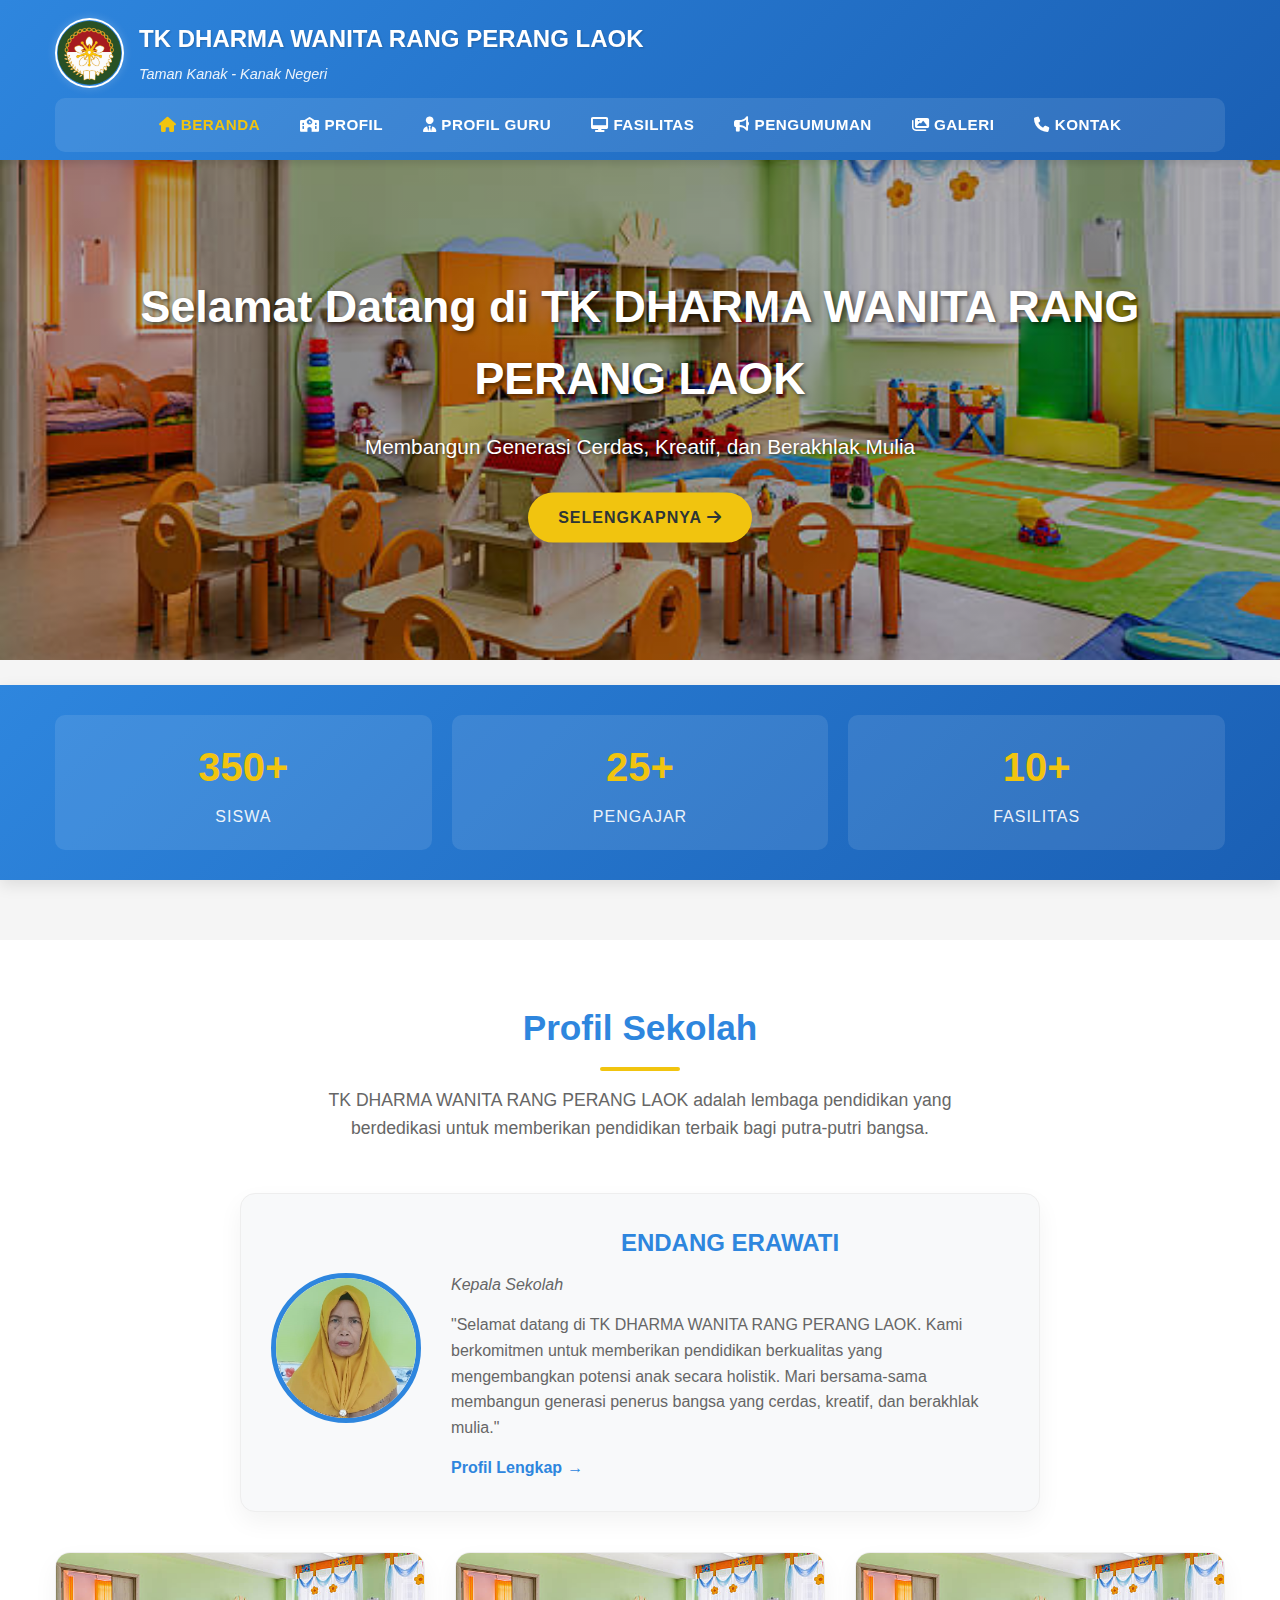
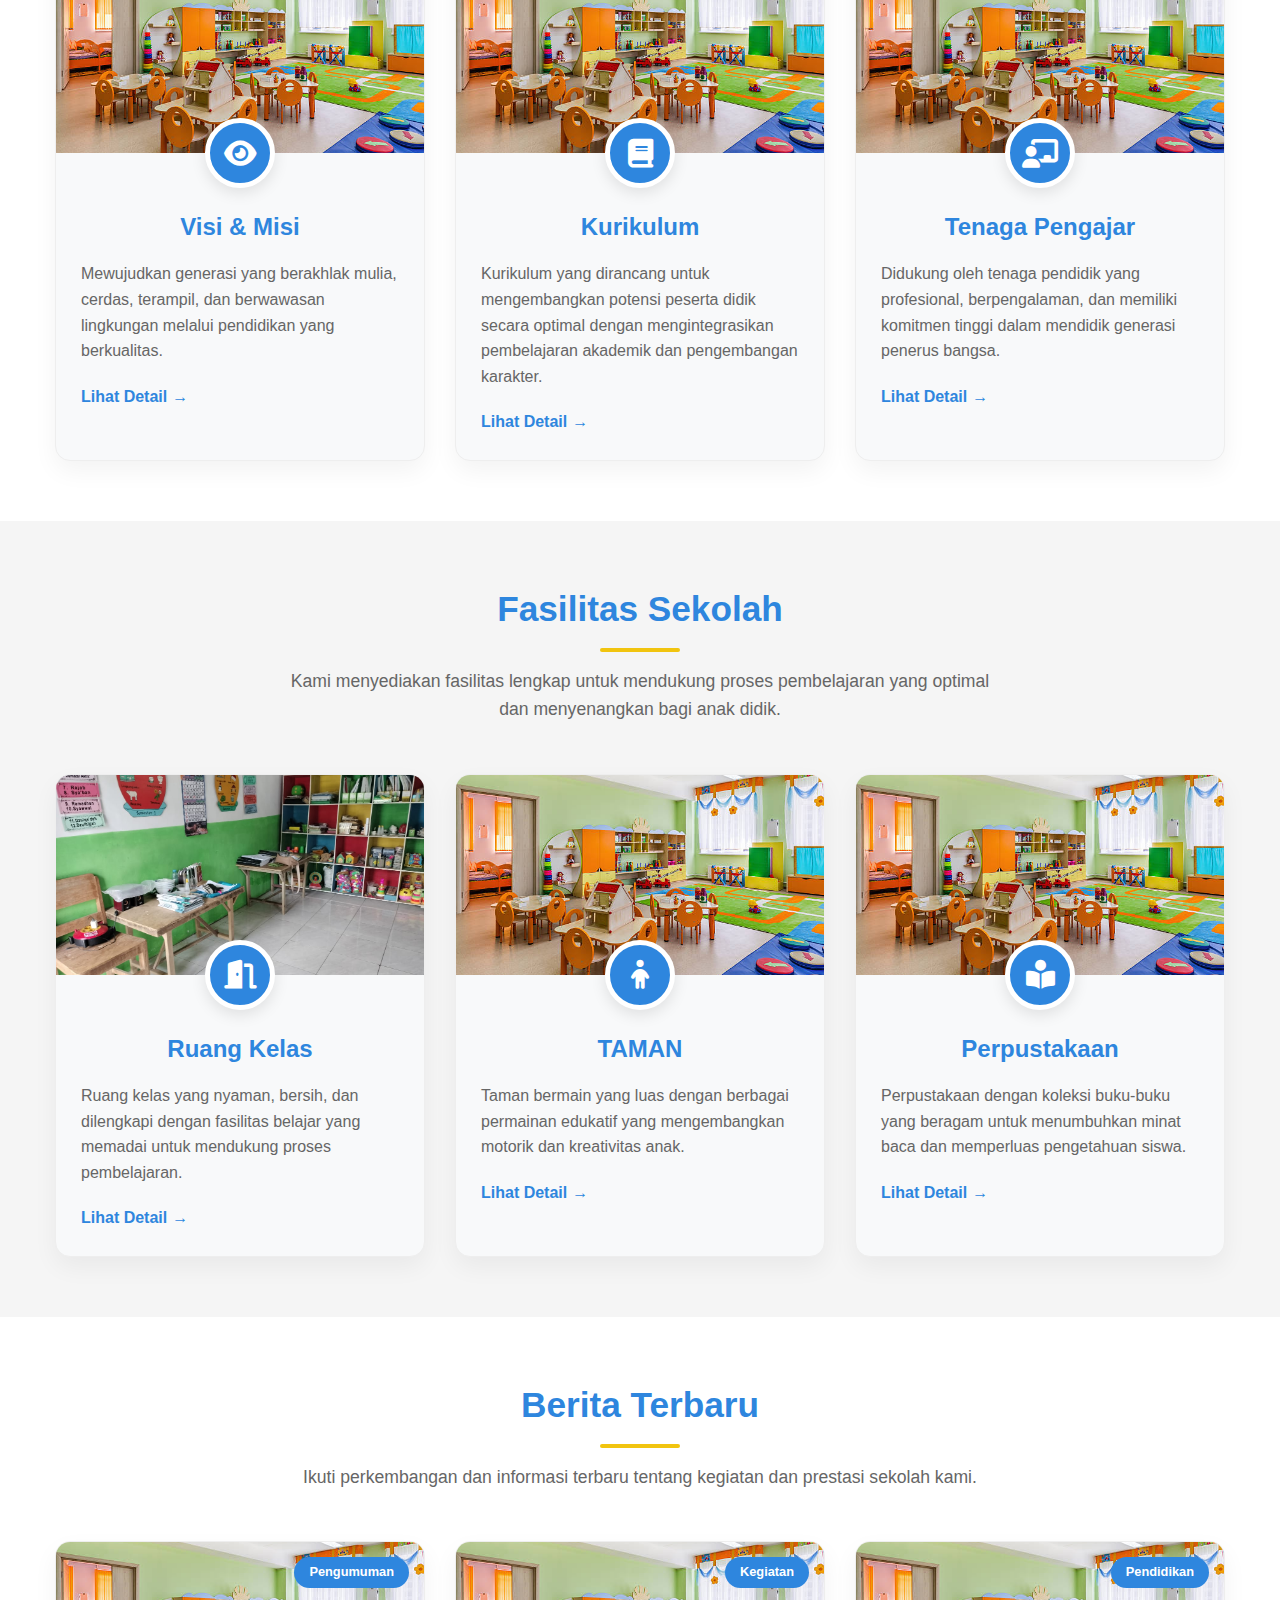
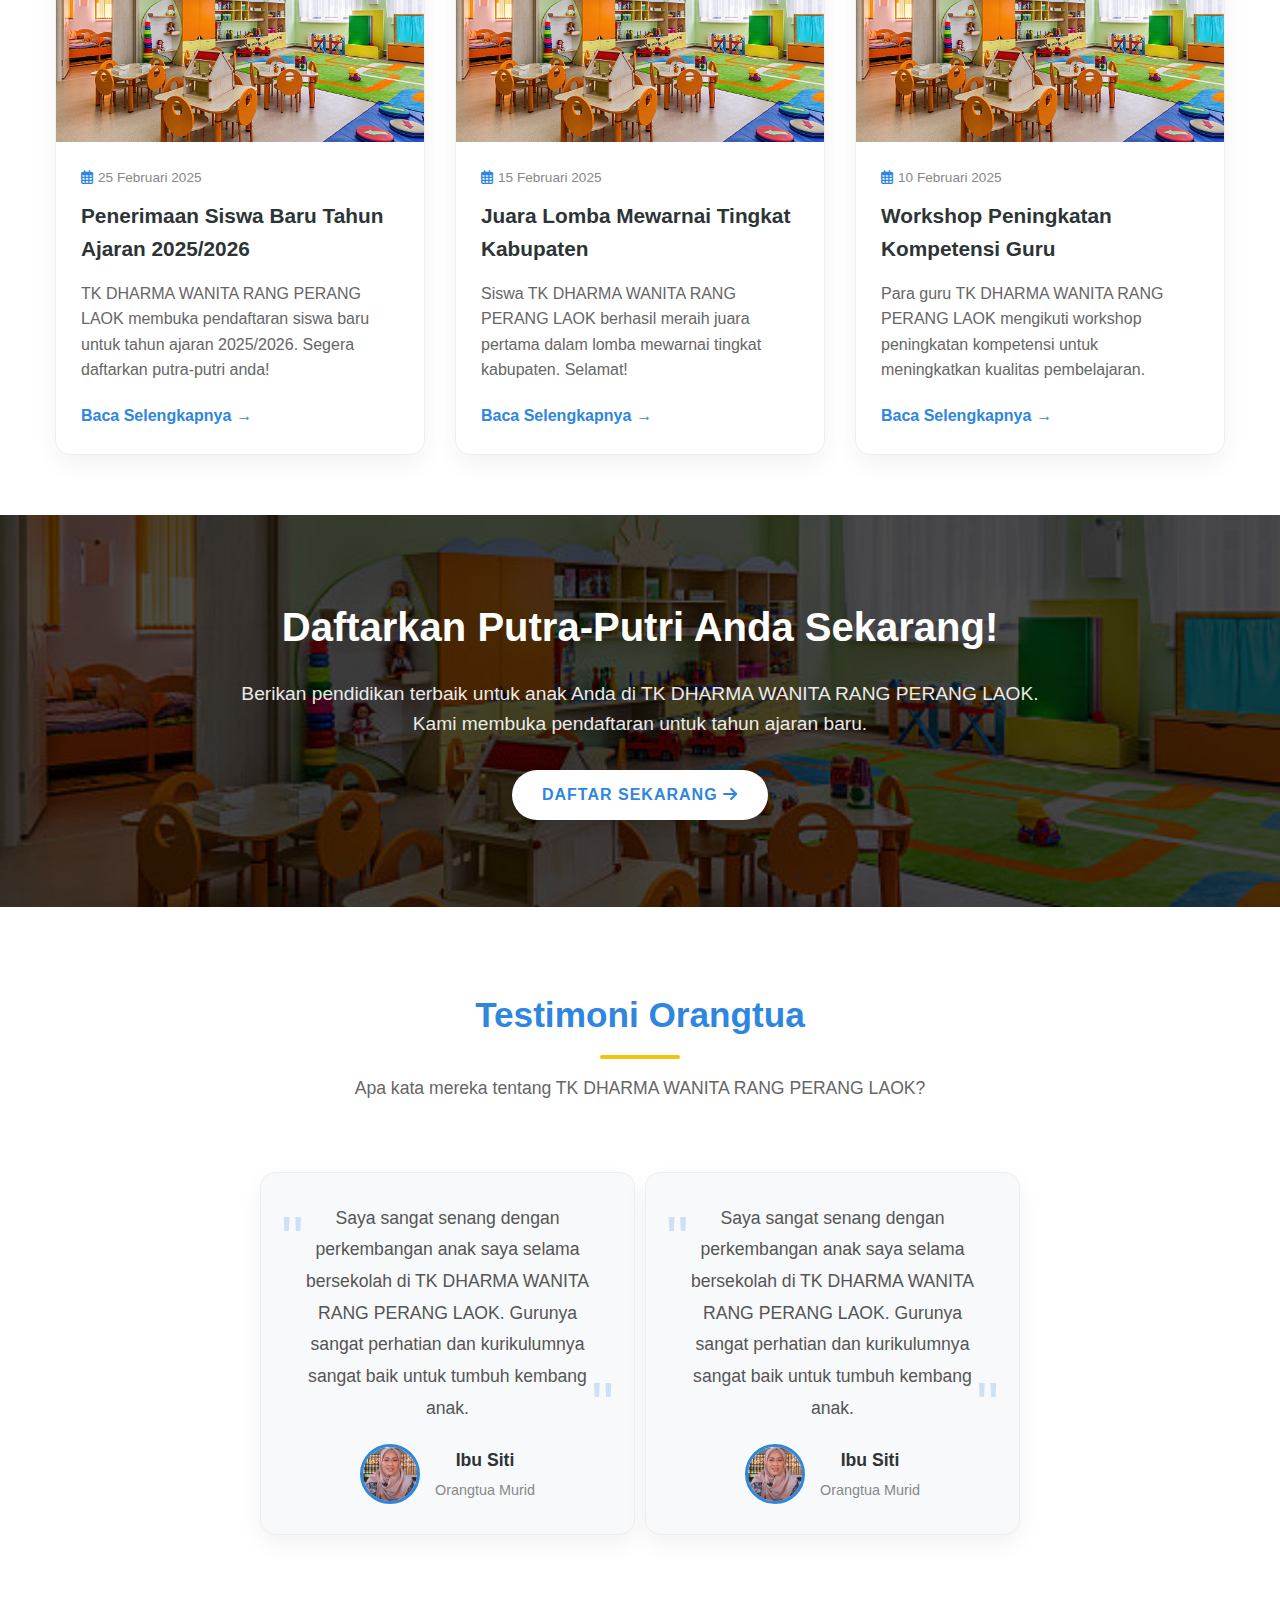
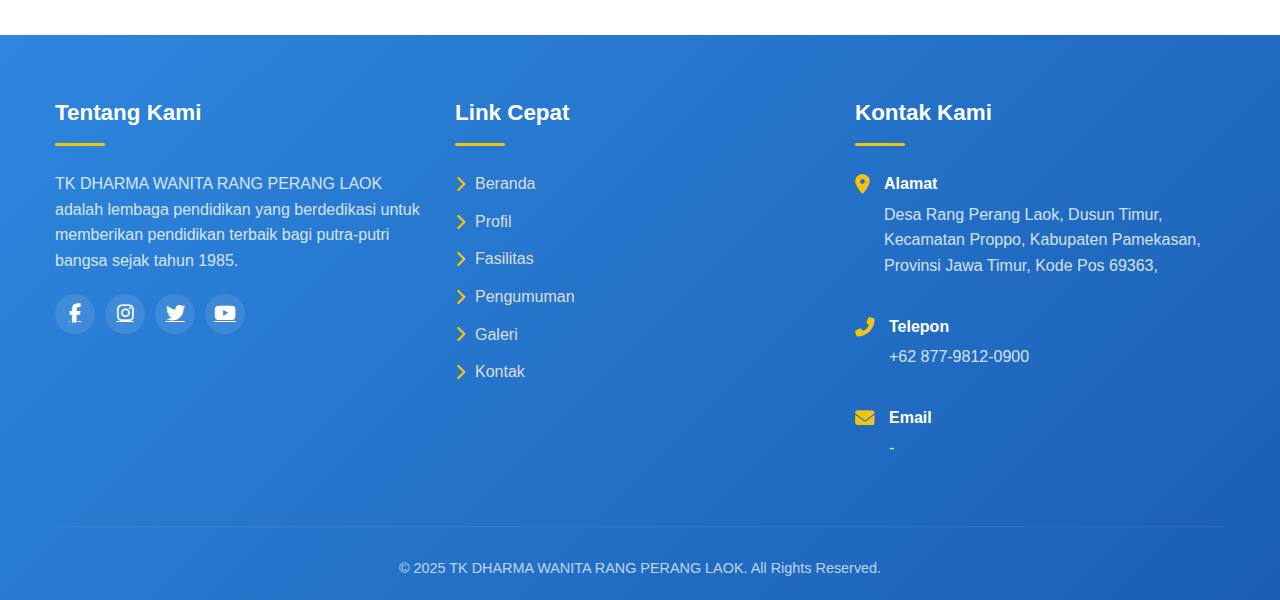
<file: index.html>
<!DOCTYPE html>
<html lang="id">
  <head>
    <meta charset="UTF-8" />
    <meta name="viewport" content="width=device-width, initial-scale=1.0" />
    <title>TK DHARMA WANITA RANG PERANG LAOK - TK DHARMA WANITA</title>
    <link
      rel="stylesheet"
      href="https://cdnjs.cloudflare.com/ajax/libs/font-awesome/6.4.0/css/all.min.css"
    />
    <link rel="stylesheet" href="index.css" />
  </head>
  <body>
    <header>
      <div class="container">
        <div class="header-top">
          <div class="logo">
            <img src="/img/logo.png" alt="" />
            <div class="logo-text">
              <h1>TK DHARMA WANITA RANG PERANG LAOK</h1>
              <p>Taman Kanak - Kanak Negeri</p>
            </div>
          </div>
          <div class="mobile-toggle" id="mobileToggle">
            <i class="fas fa-bars"></i>
          </div>
        </div>
        <div class="nav-container" id="navContainer">
          <nav>
            <ul>
              <li class="active">
                <a href="index"><i class="fas fa-home"></i> Beranda</a>
              </li>
              <li>
                <a href="profil"><i class="fas fa-school"></i> Profil</a>
              </li>
              <li >
                <a href="profil-guru"><i class="fas fa-user-tie"></i> Profil Guru</a>
              </li>
              <li>
                <a href="fasilitas"><i class="fas fa-desktop"></i> Fasilitas</a>
              </li>
              <li>
                <a href="pengumuman"><i class="fas fa-bullhorn"></i> Pengumuman</a>
              </li>
              <li>
                <a href="galeri"><i class="fas fa-images"></i> Galeri</a>
              </li>
              <li>
                <a href="kontak"><i class="fas fa-phone"></i> Kontak</a>
              </li>
            </ul>
          </nav>
        </div>
      </div>
    </header>

    <section class="hero">
      <img
        src="img/HERO.jpg"
        alt="Foto Sekolah TK DHARMA WANITA RANG PERANG LAOK"
      />
      <div class="hero-content">
        <h2>Selamat Datang di TK DHARMA WANITA RANG PERANG LAOK</h2>
        <p>Membangun Generasi Cerdas, Kreatif, dan Berakhlak Mulia</p>
        <a href="#" class="btn"
          >Selengkapnya <i class="fas fa-arrow-right"></i
        ></a>
      </div>
    </section>

    <div class="stats-banner">
      <div class="container">
        <div class="stats-container">
          <div class="stat-item">
            <div class="stat-number">350+</div>
            <div class="stat-title">Siswa</div>
          </div>
          <div class="stat-item">
            <div class="stat-number">25+</div>
            <div class="stat-title">Pengajar</div>
          </div>
         
          <div class="stat-item">
            <div class="stat-number">10+</div>
            <div class="stat-title">Fasilitas</div>
          </div>
        </div>
      </div>
    </div>

    <section class="section section-light" id="profil">
      <div class="container">
        <div class="section-title">
          <h2>Profil Sekolah</h2>
          <p>
            TK DHARMA WANITA RANG PERANG LAOK adalah lembaga pendidikan yang
            berdedikasi untuk memberikan pendidikan terbaik bagi putra-putri
            bangsa.
          </p>
        </div>

        <!-- Principal profile section -->
        <!-- Principal profile section - Fixed structure -->
        <div class="principal-profile">
          <div
            class="feature-card"
            style="max-width: 800px; margin: 0 auto 40px auto"
          >
            <div
              class="feature-content"
              style="display: flex; align-items: center; padding: 30px"
            >
              <div style="flex: 0 0 150px; margin-right: 30px">
                <img
                  src="img/kepsek.jpg"
                  alt="Kepala Sekolah"
                  style="
                    width: 150px;
                    height: 150px;
                    border-radius: 50%;
                    object-fit: cover;
                    border: 5px solid var(--primary);
                  "
                />
              </div>
              <div>
                <h3 style="color: var(--primary); margin-bottom: 10px">
                  ENDANG ERAWATI
                </h3>
                <p style="font-style: italic; color: #666; margin-bottom: 15px">
                  Kepala Sekolah
                </p>
                <p style="margin-bottom: 15px">
                  "Selamat datang di TK DHARMA WANITA RANG PERANG LAOK. Kami
                  berkomitmen untuk memberikan pendidikan berkualitas yang
                  mengembangkan potensi anak secara holistik. Mari bersama-sama
                  membangun generasi penerus bangsa yang cerdas, kreatif, dan
                  berakhlak mulia."
                </p>
                <a href="#" class="read-more">Profil Lengkap <span>→</span></a>
              </div>
            </div>
          </div>
        </div>

        <div class="features-grid">
          <div class="feature-card">
            <div class="feature-img">
              <img src="img/HERO.jpg" alt="Visi & Misi" />
            </div>
            <div class="feature-content">
              <div class="feature-icon">
                <i class="fas fa-eye"></i>
              </div>
              <h3>Visi & Misi</h3>
              <p>
                Mewujudkan generasi yang berakhlak mulia, cerdas, terampil, dan
                berwawasan lingkungan melalui pendidikan yang berkualitas.
              </p>
              <a href="#" class="read-more">Lihat Detail <span>→</span></a>
            </div>
          </div>
          <div class="feature-card">
            <div class="feature-img">
              <img src="img/HERO.jpg" alt="Kurikulum" />
            </div>
            <div class="feature-content">
              <div class="feature-icon">
                <i class="fas fa-book"></i>
              </div>
              <h3>Kurikulum</h3>
              <p>
                Kurikulum yang dirancang untuk mengembangkan potensi peserta
                didik secara optimal dengan mengintegrasikan pembelajaran
                akademik dan pengembangan karakter.
              </p>
              <a href="#" class="read-more">Lihat Detail <span>→</span></a>
            </div>
          </div>
          <div class="feature-card">
            <div class="feature-img">
              <img src="img/HERO.jpg" alt="Tenaga Pengajar" />
            </div>
            <div class="feature-content">
              <div class="feature-icon">
                <i class="fas fa-chalkboard-teacher"></i>
              </div>
              <h3>Tenaga Pengajar</h3>
              <p>
                Didukung oleh tenaga pendidik yang profesional, berpengalaman,
                dan memiliki komitmen tinggi dalam mendidik generasi penerus
                bangsa.
              </p>
              <a href="#" class="read-more">Lihat Detail <span>→</span></a>
            </div>
          </div>
        </div>
      </div>
    </section>

    <section class="section section-dark" id="fasilitas">
      <div class="container">
        <div class="section-title">
          <h2>Fasilitas Sekolah</h2>
          <p>
            Kami menyediakan fasilitas lengkap untuk mendukung proses
            pembelajaran yang optimal dan menyenangkan bagi anak didik.
          </p>
        </div>
        <div class="features-grid">
          <div class="feature-card">
            <div class="feature-img">
              <img src="img/ruangkelas.jpg" alt="Ruang Kelas" />
            </div>
            <div class="feature-content">
              <div class="feature-icon">
                <i class="fas fa-door-open"></i>
              </div>
              <h3>Ruang Kelas</h3>
              <p>
                Ruang kelas yang nyaman, bersih, dan dilengkapi dengan fasilitas
                belajar yang memadai untuk mendukung proses pembelajaran.
              </p>
              <a href="#" class="read-more">Lihat Detail <span>→</span></a>
            </div>
          </div>
          <div class="feature-card">
            <div class="feature-img">
              <img src="img/HERO.jpg" alt="Taman Bermain" />
            </div>
            <div class="feature-content">
              <div class="feature-icon">
                <i class="fas fa-child"></i>
              </div>
              <h3>TAMAN</h3>
              <p>
                Taman bermain yang luas dengan berbagai permainan edukatif yang
                mengembangkan motorik dan kreativitas anak.
              </p>
              <a href="#" class="read-more">Lihat Detail <span>→</span></a>
            </div>
          </div>
          <div class="feature-card">
            <div class="feature-img">
              <img src="img/HERO.jpg" alt="Perpustakaan" />
            </div>
            <div class="feature-content">
              <div class="feature-icon">
                <i class="fas fa-book-reader"></i>
              </div>
              <h3>Perpustakaan</h3>
              <p>
                Perpustakaan dengan koleksi buku-buku yang beragam untuk
                menumbuhkan minat baca dan memperluas pengetahuan siswa.
              </p>
              <a href="#" class="read-more">Lihat Detail <span>→</span></a>
            </div>
          </div>
        </div>
      </div>
    </section>

    <section class="section section-light" id="berita">
      <div class="container">
        <div class="section-title">
          <h2>Berita Terbaru</h2>
          <p>
            Ikuti perkembangan dan informasi terbaru tentang kegiatan dan
            prestasi sekolah kami.
          </p>
        </div>
        <div class="news-grid">
          <div class="news-card">
            <div class="news-img">
              <img src="img/HERO.jpg" alt="Penerimaan Siswa Baru" />
              <div class="news-category">Pengumuman</div>
            </div>
            <div class="news-content">
              <div class="news-date">
                <i class="far fa-calendar-alt"></i> 25 Februari 2025
              </div>
              <h3>Penerimaan Siswa Baru Tahun Ajaran 2025/2026</h3>
              <p>
                TK DHARMA WANITA RANG PERANG LAOK membuka pendaftaran siswa baru
                untuk tahun ajaran 2025/2026. Segera daftarkan putra-putri anda!
              </p>
              <a href="#" class="read-more">Baca Selengkapnya <span>→</span></a>
            </div>
          </div>
          <div class="news-card">
            <div class="news-img">
              <img src="img/HERO.jpg" alt="Lomba Mewarnai" />
              <div class="news-category">Kegiatan</div>
            </div>
            <div class="news-content">
              <div class="news-date">
                <i class="far fa-calendar-alt"></i> 15 Februari 2025
              </div>
              <h3>Juara Lomba Mewarnai Tingkat Kabupaten</h3>
              <p>
                Siswa TK DHARMA WANITA RANG PERANG LAOK berhasil meraih juara
                pertama dalam lomba mewarnai tingkat kabupaten. Selamat!
              </p>
              <a href="#" class="read-more">Baca Selengkapnya <span>→</span></a>
            </div>
          </div>
          <div class="news-card">
            <div class="news-img">
              <img src="img/HERO.jpg" alt="Pelatihan Guru" />
              <div class="news-category">Pendidikan</div>
            </div>
            <div class="news-content">
              <div class="news-date">
                <i class="far fa-calendar-alt"></i> 10 Februari 2025
              </div>
              <h3>Workshop Peningkatan Kompetensi Guru</h3>
              <p>
                Para guru TK DHARMA WANITA RANG PERANG LAOK mengikuti workshop
                peningkatan kompetensi untuk meningkatkan kualitas pembelajaran.
              </p>
              <a href="#" class="read-more">Baca Selengkapnya <span>→</span></a>
            </div>
          </div>
        </div>
      </div>
    </section>

    <section class="cta-section">
      <div class="container">
        <div class="cta-content">
          <h2>Daftarkan Putra-Putri Anda Sekarang!</h2>
          <p>
            Berikan pendidikan terbaik untuk anak Anda di TK DHARMA WANITA RANG
            PERANG LAOK. Kami membuka pendaftaran untuk tahun ajaran baru.
          </p>
          <a href="#" class="btn btn-white"
            >Daftar Sekarang <i class="fas fa-arrow-right"></i
          ></a>
        </div>
      </div>
    </section>

    <section class="testimonials" id="testimonial">
      <div class="container">
        <div class="section-title">
          <h2>Testimoni Orangtua</h2>
          <p>Apa kata mereka tentang TK DHARMA WANITA RANG PERANG LAOK?</p>
        </div>
        <div class="testimonial-slider">
          <div class="testimonial-item">
            <div class="testimonial-text">
              Saya sangat senang dengan perkembangan anak saya selama bersekolah
              di TK DHARMA WANITA RANG PERANG LAOK. Gurunya sangat perhatian dan
              kurikulumnya sangat baik untuk tumbuh kembang anak.
            </div>
            <div class="testimonial-author">
              <div class="author-img">
                <img src="img/IBU.jpg" alt="Ibu Siti" />
              </div>
              <div class="author-info">
                <h5>Ibu Siti</h5>
                <p>Orangtua Murid</p>
              </div>
            </div>
          </div>
          <div class="testimonial-item">
            <div class="testimonial-text">
              Saya sangat senang dengan perkembangan anak saya selama bersekolah
              di TK DHARMA WANITA RANG PERANG LAOK. Gurunya sangat perhatian dan
              kurikulumnya sangat baik untuk tumbuh kembang anak.
            </div>
            <div class="testimonial-author">
              <div class="author-img">
                <img src="img/IBU.jpg" alt="Ibu Siti" />
              </div>
              <div class="author-info">
                <h5>Ibu Siti</h5>
                <p>Orangtua Murid</p>
              </div>
            </div>
          </div>
        </div>
      </div>
    </section>

    <!-- Principal Modal -->
    <div id="principalModal" class="modal">
      <div class="modal-content">
        <span class="close-modal" data-modal="principalModal">&times;</span>
        <div class="modal-header">
          <h3>Profil Kepala Sekolah</h3>
        </div>
        <div class="modal-body">
          <img src="img/HERO.jpg" alt="Kepala Sekolah" class="profile-img" />
          <div class="profile-info">
            <h4>ENDANG ERAWATI</h4>
            <p><strong>Pendidikan:</strong> S1 Pendidikan Anak Usia Dini</p>
            <p>
              <strong>Pengalaman:</strong> 15 tahun dalam bidang pendidikan anak
              usia dini
            </p>
            <p>
              <strong>Visi Kepemimpinan:</strong> "Memimpin dengan hati dan
              dedikasi untuk membangun generasi penerus bangsa yang cerdas,
              kreatif, dan berakhlak mulia."
            </p>
            <p>
              Ibu Endang Erawati telah mengabdikan dirinya dalam dunia
              pendidikan anak usia dini selama lebih dari 15 tahun. Dengan
              kompetensi dan pengalaman yang luas, beliau memimpin TK DHARMA
              WANITA RANG PERANG LAOK dengan penuh dedikasi dan inovasi.
            </p>
            <p>
              Di bawah kepemimpinannya, TK DHARMA WANITA RANG PERANG LAOK telah
              mengalami perkembangan signifikan dalam hal kualitas pembelajaran
              dan prestasi siswa. Beliau selalu mendorong para guru untuk terus
              meningkatkan kompetensi dan kreativitas dalam mengajar.
            </p>
          </div>
        </div>
      </div>
    </div>

    <!-- Visi Misi Modal -->
    <div id="visiMisiModal" class="modal">
      <div class="modal-content">
        <span class="close-modal" data-modal="visiMisiModal">&times;</span>
        <div class="modal-header">
          <h3>Visi & Misi TK DHARMA WANITA RANG PERANG LAOK</h3>
        </div>
        <div class="modal-body">
          <div class="profile-info">
            <h4>Visi</h4>
            <p>
              bekal cerdas, kreatif,Menyiapkan dan menjadi anak beriman serta bertaqwa serta berakhlak mulia.
            </p>

            <h4>Misi</h4>
            <ol>
              <li>
                Menyelenggarakan program pendidikan sosial dengan pertumbuhan dan perkembangan dunia anak.
              </li>
            </ol>

            <h4>Tujuan</h4>
            <ol>
              <li>Sebagai sarana pembinaan dan pengembangan kemampuan serta bakat anak.</li>
              <li>Membentuk lingkungan belajar yang nyaman di sekolah dan lingkungan rumah berbasis akhlak mulia.</li>
              <li>Menumbuhkan perilaku yang berguna bagi nusa dan bangsa.</li>
              <li>Membekali siswa dengan pengetahuan, sikap, dan keterampilan untuk melanjutkan studi pada jenjang yang lebih tinggi.</li>
            </ol>
          </div>
        </div>
      </div>
    </div>

    <!-- Kurikulum Modal -->
    <div id="kurikulumModal" class="modal">
      <div class="modal-content">
        <span class="close-modal" data-modal="kurikulumModal">&times;</span>
        <div class="modal-header">
          <h3>Kurikulum TK DHARMA WANITA RANG PERANG LAOK</h3>
        </div>
        <div class="modal-body">
          <div class="profile-info">
            <p>
              TK DHARMA WANITA RANG PERANG LAOK menerapkan Kurikulum 2013 PAUD
              yang diintegrasikan dengan nilai-nilai karakter dan kearifan
              lokal. Kurikulum kami dirancang untuk mengembangkan potensi
              peserta didik secara optimal dengan memperhatikan aspek:
            </p>

            <h4>Pengembangan Nilai Agama dan Moral</h4>
            <p>
              Menanamkan nilai-nilai agama dan moral sejak dini melalui kegiatan
              pembiasaan harian, seperti berdoa sebelum dan sesudah kegiatan,
              serta mengajarkan perilaku baik dalam kehidupan sehari-hari.
            </p>

            <h4>Pengembangan Fisik-Motorik</h4>
            <p>
              Mengembangkan kemampuan motorik kasar dan halus melalui berbagai
              kegiatan seperti senam, menari, bermain di luar ruangan, mewarnai,
              menggunting, dan menempel.
            </p>

            <h4>Pengembangan Kognitif</h4>
            <p>
              Mengembangkan kemampuan berpikir logis, kritis, dan pemecahan
              masalah melalui permainan edukatif, eksperimen sederhana, dan
              eksplorasi lingkungan.
            </p>

            <h4>Pengembangan Bahasa</h4>
            <p>
              Mengembangkan kemampuan berbahasa, menyimak, berbicara,
              pra-membaca, dan pra-menulis melalui kegiatan bercerita, bermain
              peran, dan pengenalan huruf.
            </p>

            <h4>Pengembangan Sosial-Emosional</h4>
            <p>
              Mengembangkan kemampuan bersosialisasi, mengelola emosi, dan
              membangun kepercayaan diri melalui kegiatan bermain kelompok dan
              kolaboratif.
            </p>

            <h4>Pengembangan Seni</h4>
            <p>
              Mengembangkan kreativitas, apresiasi seni, dan ekspresi diri
              melalui kegiatan menggambar, mewarnai, bernyanyi, dan menari.
            </p>
          </div>
        </div>
      </div>
    </div>

    <!-- Tenaga Pengajar Modal -->
    <div id="tenagaPengajarModal" class="modal">
      <div class="modal-content">
        <span class="close-modal" data-modal="tenagaPengajarModal"
          >&times;</span
        >
        <div class="modal-header">
          <h3>Tenaga Pengajar TK DHARMA WANITA RANG PERANG LAOK</h3>
        </div>
        <div class="modal-body">
          <p>
            TK DHARMA WANITA RANG PERANG LAOK didukung oleh tenaga pendidik yang
            profesional, berpengalaman, dan memiliki komitmen tinggi dalam
            mendidik generasi penerus bangsa.
          </p>
           <br>

          <div class="teacher-grid">
            <div class="teacher-card">
              <img src="img/HERO.jpg" alt="Guru Siti Aisyah" />
              <h4>ENDANG ERAWATI</h4>
              <p>Kepala Sekolah</p>
              <p>
                Lulusan S1 Pendidikan Anak Usia Dini dengan pengalaman mengajar
                selama +10 tahun. Spesialisasi dalam pengembangan kreativitas dan
                seni pada anak usia dini.
              </p>
            </div>

            <div class="teacher-card">
              <img src="img/HERO.jpg" alt="Guru Ahmad Junaidi" />
              <h4>IIS SUGIANTO, S.Pd</h4>
              <p>Guru Kelas</p>
              <p>
                Lulusan S1 Pendidikan Dasar dengan pengalaman mengajar selama 8
                tahun. Fokus pada pengembangan fisik-motorik dan kognitif anak.
              </p>
            </div>
          </div>
        </div>
      </div>
    </div>

    <footer>
      <div class="container">
        <div class="footer-content">
          <div class="footer-col">
            <h3>Tentang Kami</h3>
            <p>
              TK DHARMA WANITA RANG PERANG LAOK adalah lembaga pendidikan yang
              berdedikasi untuk memberikan pendidikan terbaik bagi putra-putri
              bangsa sejak tahun 1985.
            </p>
            <div class="social-links">
              <a href="#"><i class="fab fa-facebook-f"></i></a>
              <a href="#"><i class="fab fa-instagram"></i></a>
              <a href="#"><i class="fab fa-twitter"></i></a>
              <a href="#"><i class="fab fa-youtube"></i></a>
            </div>
          </div>
          <div class="footer-col">
            <h3>Link Cepat</h3>
            <ul>
              <li>
                <a href="index.html"><i class="fas fa-chevron-right"></i> Beranda</a>
              </li>
              <li>
                <a href="profil.html"><i class="fas fa-chevron-right"></i> Profil</a>
              </li>
              <li>
                <a href="fasilitas.html"><i class="fas fa-chevron-right"></i> Fasilitas</a>
              </li>
              
              <li>
                <a href="pengumuman.html"><i class="fas fa-chevron-right"></i> Pengumuman</a>
              </li>
              <li>
                <a href="galeri.html"><i class="fas fa-chevron-right"></i> Galeri</a>
              </li>
              <li>
                <a href="kontak.html"><i class="fas fa-chevron-right"></i> Kontak</a>
              </li>
            </ul>
          </div>
          <div class="footer-col">
            <h3>Kontak Kami</h3>
            <div class="contact-info">
              <i class="fas fa-map-marker-alt"></i>
              <div>
                <h4>Alamat</h4>
                <p>
                  Desa Rang Perang Laok, Dusun Timur, Kecamatan Proppo, Kabupaten Pamekasan, Provinsi Jawa Timur, Kode Pos 69363,
                </p>
              </div>
            </div>
            <div class="contact-info">
              <i class="fas fa-phone-alt"></i>
              <div>
                <h4>Telepon</h4>
                <p>+62 877-9812-0900</p>
              </div>
            </div>
            <div class="contact-info">
              <i class="fas fa-envelope"></i>
              <div>
                <h4>Email</h4>
                <p>-</p>
              </div>
            </div>
          </div>
        </div>
        <div class="copyright">
          <p>
            &copy; 2025 TK DHARMA WANITA RANG PERANG LAOK. All Rights Reserved.
          </p>
        </div>
      </div>
    </footer>

    <a href="#" class="back-to-top" id="backToTop">
      <i class="fas fa-arrow-up"></i>
    </a>

    <script>
      // Mobile Navigation Toggle
      const mobileToggle = document.getElementById("mobileToggle");
      const navContainer = document.getElementById("navContainer");

      mobileToggle.addEventListener("click", function () {
        navContainer.classList.toggle("active");
      });

      // Back to Top Button
      const backToTopButton = document.getElementById("backToTop");

      window.addEventListener("scroll", function () {
        if (window.pageYOffset > 300) {
          backToTopButton.classList.add("active");
        } else {
          backToTopButton.classList.remove("active");
        }
      });

      backToTopButton.addEventListener("click", function (e) {
        e.preventDefault();
        window.scrollTo({ top: 0, behavior: "smooth" });
      });

      // Navigation Active Link
      const navLinks = document.querySelectorAll("nav ul li a");

      navLinks.forEach((link) => {
        link.addEventListener("click", function () {
          navLinks.forEach((link) =>
            link.parentElement.classList.remove("active")
          );
          this.parentElement.classList.add("active");
          navContainer.classList.remove("active");
        });
      });
      // Modal Functionality
      function openModal(modalId) {
        document.getElementById(modalId).style.display = "block";
        document.body.style.overflow = "hidden"; // Prevent scrolling when modal is open
      }

      function closeModal(modalId) {
        document.getElementById(modalId).style.display = "none";
        document.body.style.overflow = "auto"; // Re-enable scrolling
      }

      // Close modal when clicking on X
      document.querySelectorAll(".close-modal").forEach((closeBtn) => {
        closeBtn.addEventListener("click", function () {
          const modalId = this.getAttribute("data-modal");
          closeModal(modalId);
        });
      });

      // Close modal when clicking outside of modal content
      window.addEventListener("click", function (event) {
        document.querySelectorAll(".modal").forEach((modal) => {
          if (event.target === modal) {
            closeModal(modal.id);
          }
        });
      });

      // Open specific modals when clicking on respective links
      document.addEventListener("DOMContentLoaded", function () {
        // Principal profile link - using a more specific selector
        const principalLink = document.querySelector(
          ".principal-profile .feature-content a.read-more"
        );
        if (principalLink) {
          principalLink.addEventListener("click", function (e) {
            e.preventDefault();
            openModal("principalModal");
          });
        }

        // Visi & Misi link - be more specific with the selector
        const visiMisiCard = document.querySelector(
          ".feature-card .feature-content .feature-icon .fas.fa-eye"
        );
        if (visiMisiCard) {
          const visiMisiLink = visiMisiCard
            .closest(".feature-card")
            .querySelector(".read-more");
          if (visiMisiLink) {
            visiMisiLink.addEventListener("click", function (e) {
              e.preventDefault();
              openModal("visiMisiModal");
            });
          }
        }

        // Kurikulum link - be more specific
        const kurikulumCard = document.querySelector(
          ".feature-card .feature-content .feature-icon .fas.fa-book"
        );
        if (kurikulumCard) {
          const kurikulumLink = kurikulumCard
            .closest(".feature-card")
            .querySelector(".read-more");
          if (kurikulumLink) {
            kurikulumLink.addEventListener("click", function (e) {
              e.preventDefault();
              openModal("kurikulumModal");
            });
          }
        }

        // Tenaga Pengajar link - be more specific
        const pengajarCard = document.querySelector(
          ".feature-card .feature-content .feature-icon .fas.fa-chalkboard-teacher"
        );
        if (pengajarCard) {
          const pengajarLink = pengajarCard
            .closest(".feature-card")
            .querySelector(".read-more");
          if (pengajarLink) {
            pengajarLink.addEventListener("click", function (e) {
              e.preventDefault();
              openModal("tenagaPengajarModal");
            });
          }
        }

        // Facilities links (redirect to fasilitas.html)
        const facilitiesLinks = document.querySelectorAll(
          "#fasilitas .read-more"
        );
        facilitiesLinks.forEach((link) => {
          link.setAttribute("href", "fasilitas.html");
        });

        // WhatsApp Registration link
        const registerBtn = document.querySelector(".cta-content .btn");
        if (registerBtn) {
          registerBtn.addEventListener("click", function (e) {
            e.preventDefault();
            const phoneNumber = "6287798120900"; // Replace with the actual phone number
            const message =
              "Assalamualaikum saya ingin mendaftarkan anak saya di TK DHARMA WANITA RANG PERANG LAOK";
            const whatsappUrl = `https://wa.me/${phoneNumber}?text=${encodeURIComponent(
              message
            )}`;
            window.open(whatsappUrl, "_blank");
          });
        }
      });
    </script>
  </body>
</html>
</file>
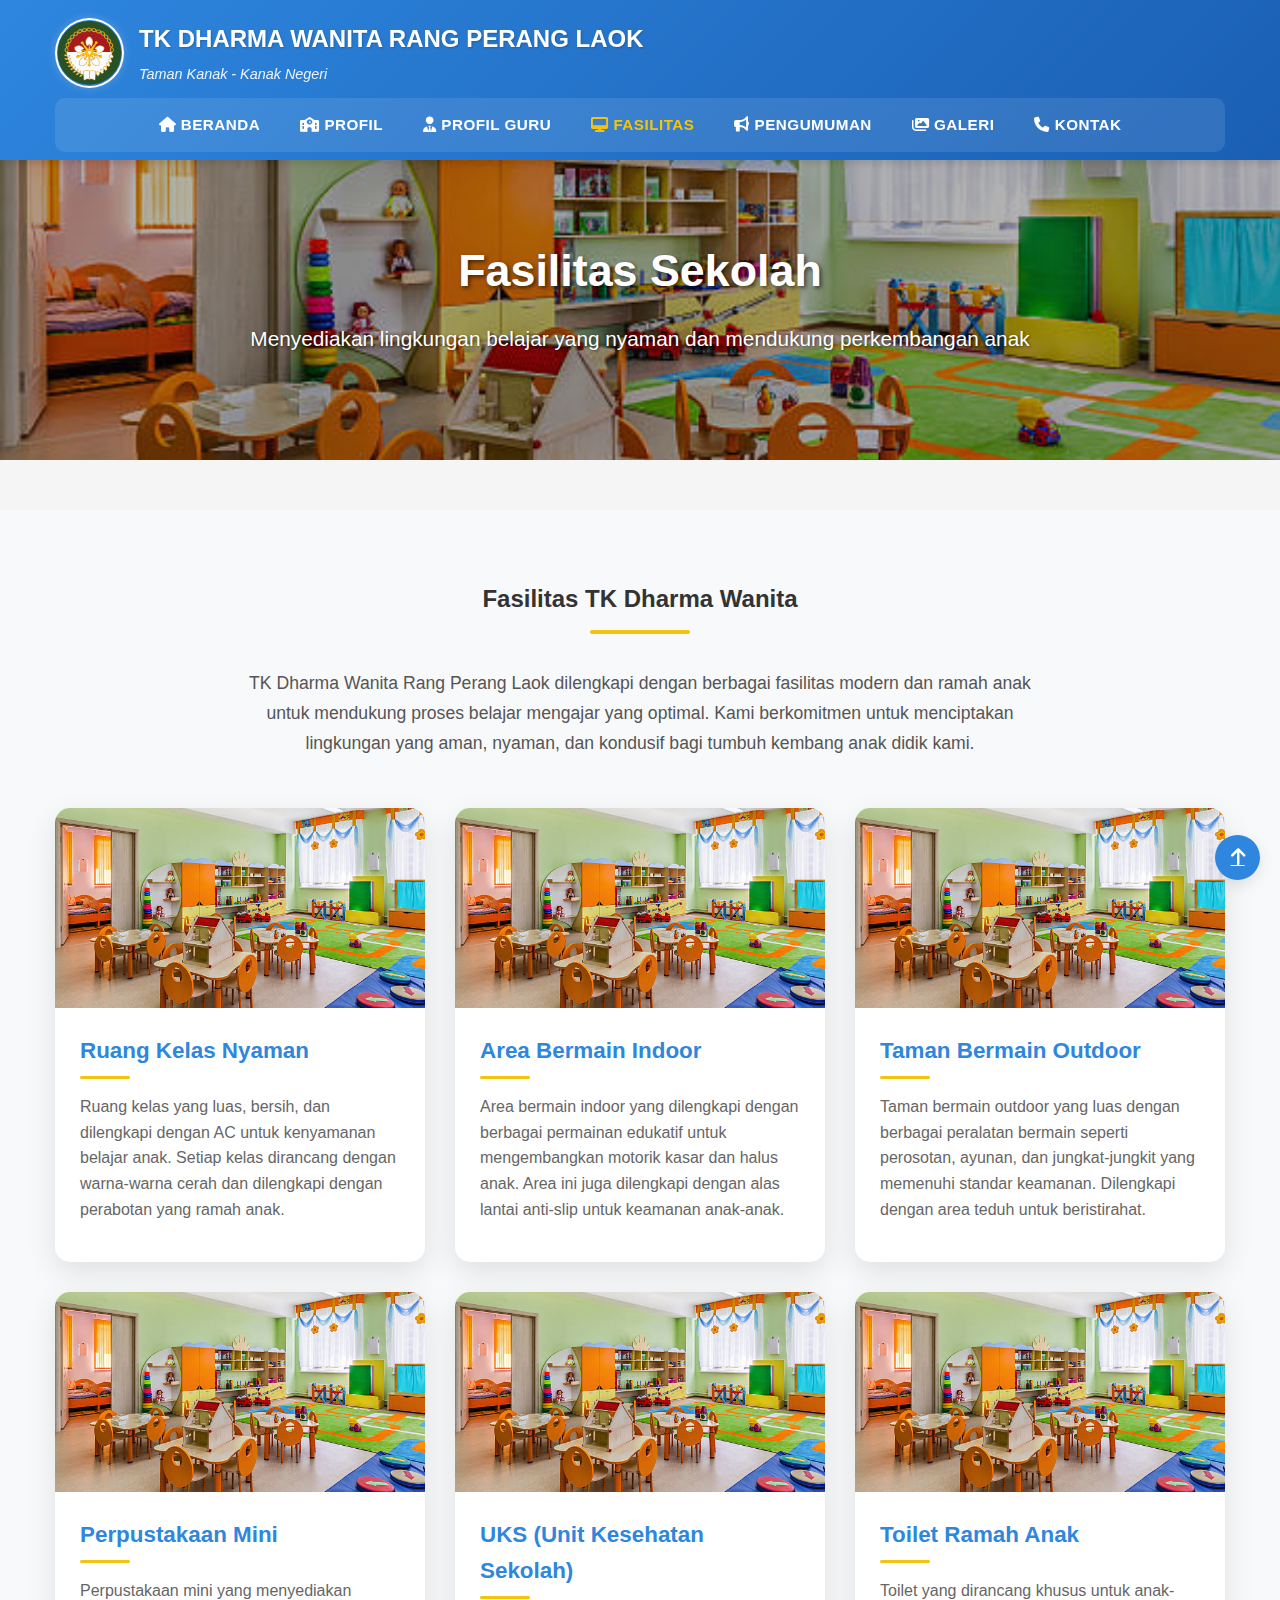
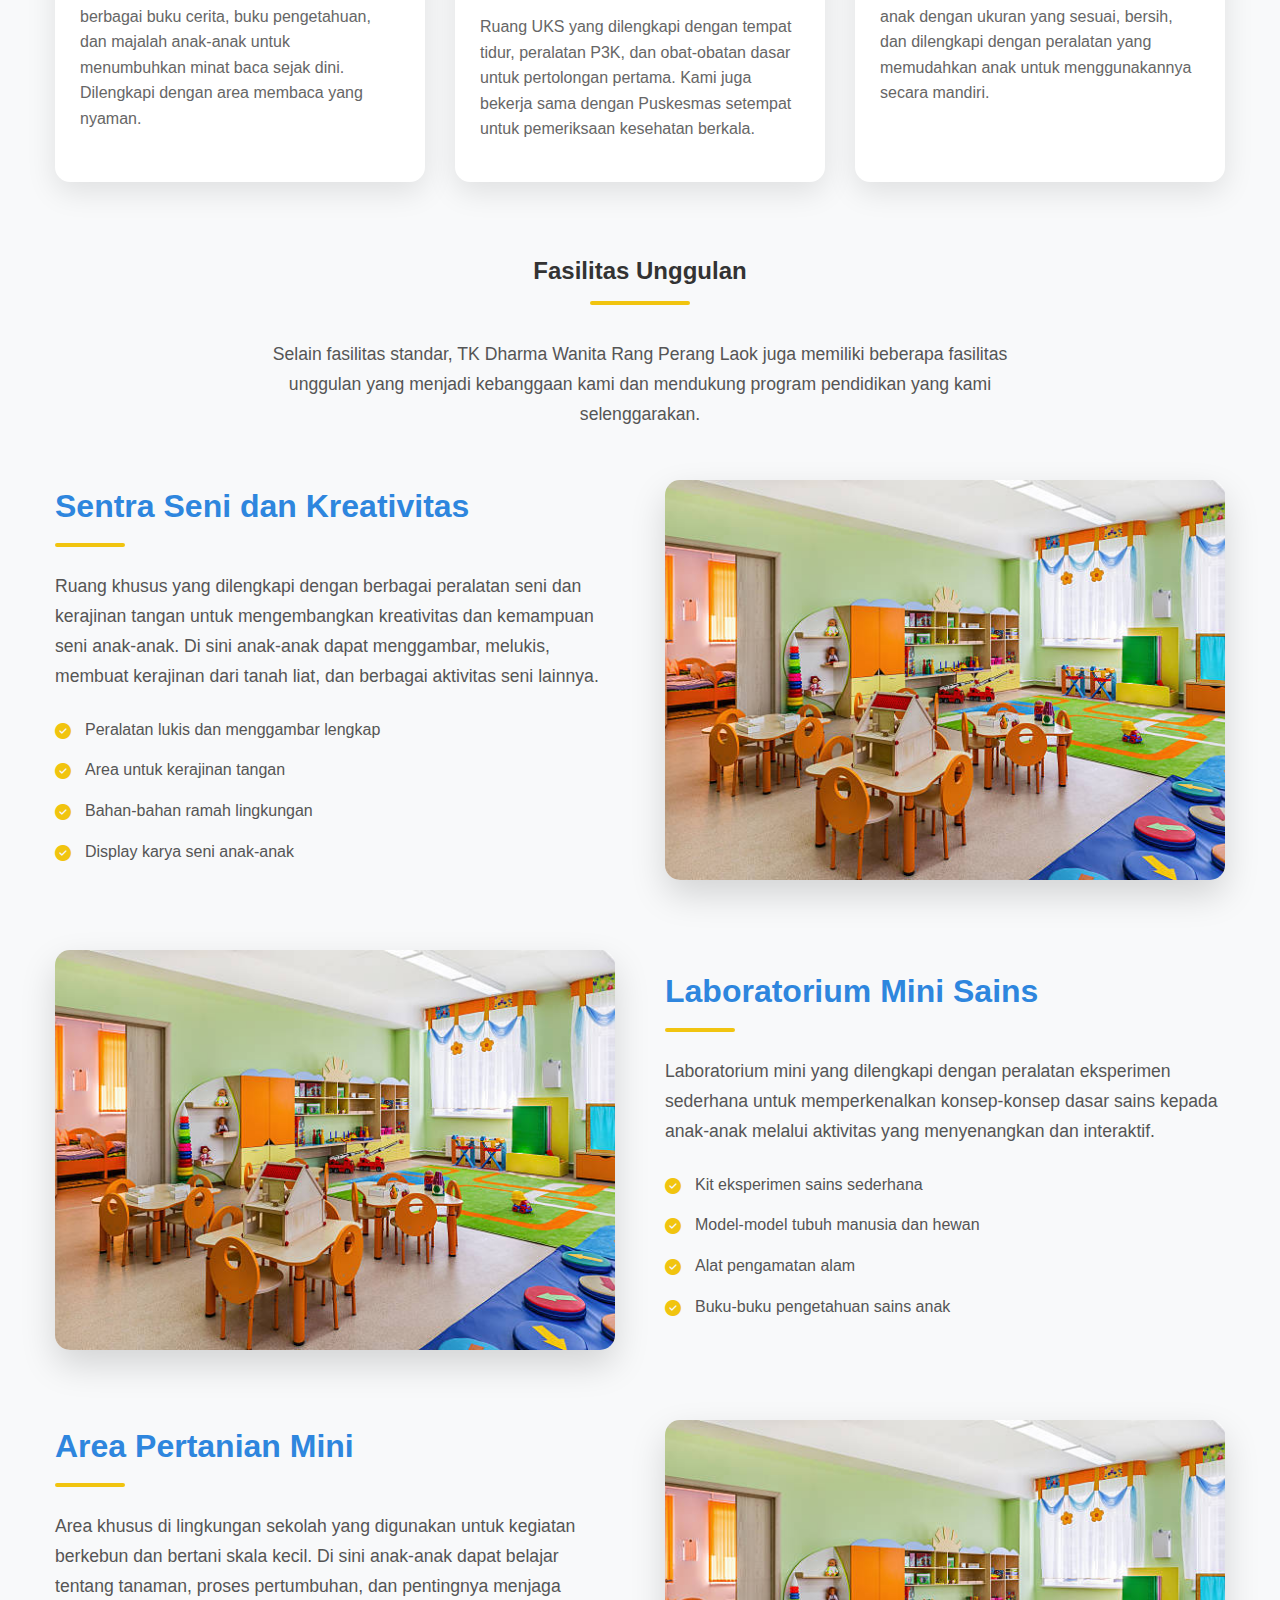
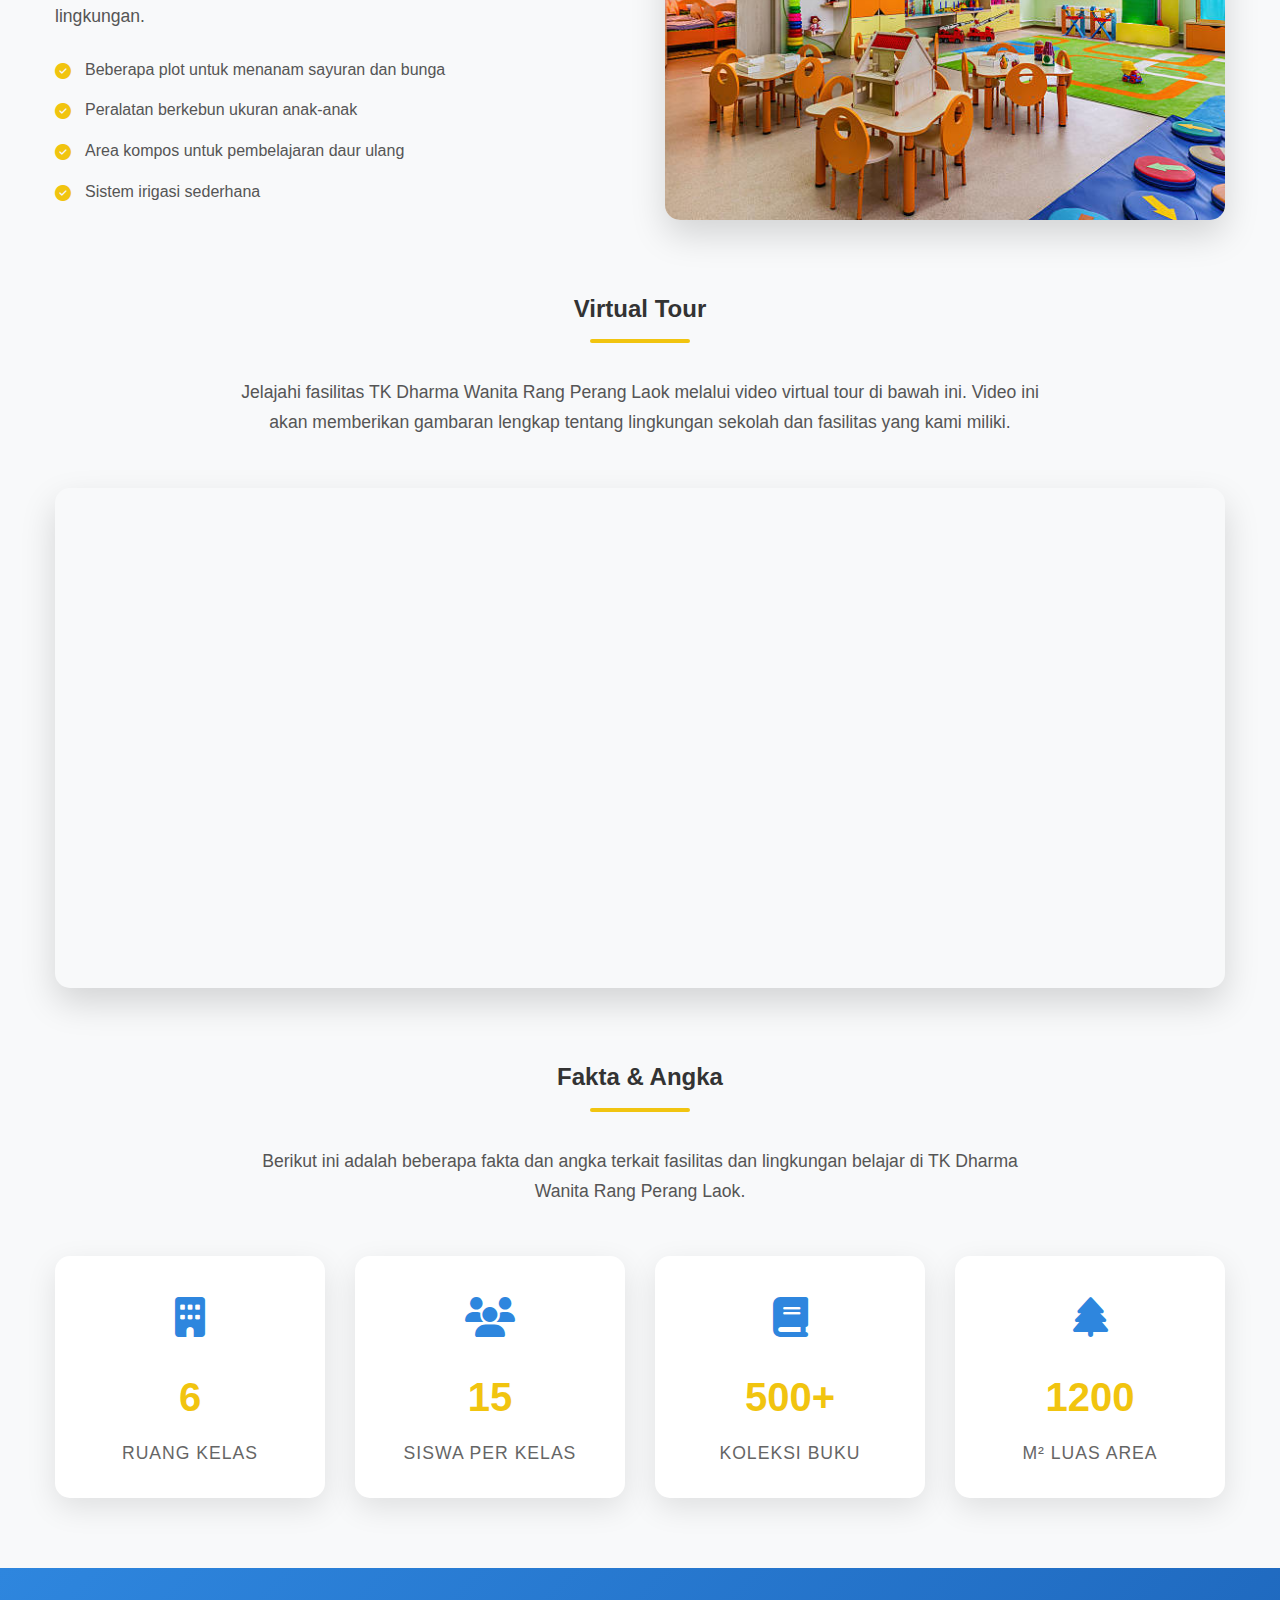
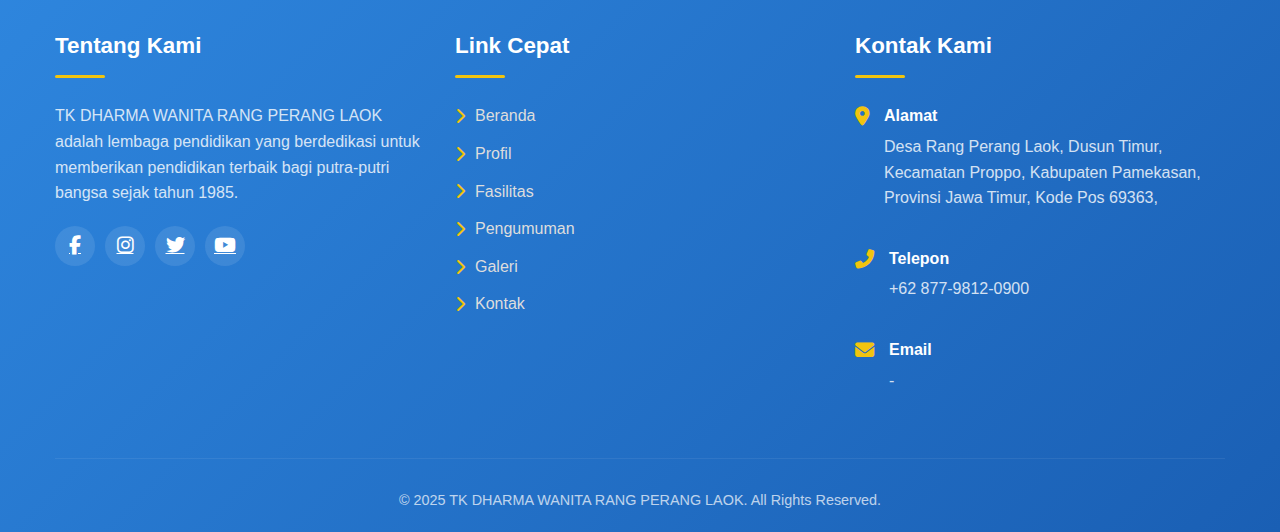
<file: fasilitas.html>
<!DOCTYPE html>
<html lang="id">
  <head>
    <meta charset="UTF-8" />
    <meta name="viewport" content="width=device-width, initial-scale=1.0" />
    <title>Fasilitas - TK DHARMA WANITA</title>
    <link rel="stylesheet" href="index.css" />
    <link
      rel="stylesheet"
      href="https://cdnjs.cloudflare.com/ajax/libs/font-awesome/6.4.0/css/all.min.css"
    />
    <style>
      .facilities-section {
        padding: 70px 0;
        background-color: #f8f9fa;
      }
      
      .section-header {
        text-align: center;
        margin-bottom: 50px;
        position: relative;
      }
      
      .section-header:after {
        content: "";
        position: absolute;
        width: 100px;
        height: 4px;
        background-color: var(--secondary);
        bottom: -15px;
        left: 50%;
        transform: translateX(-50%);
        border-radius: 2px;
      }
      
      .section-intro {
        text-align: center;
        max-width: 800px;
        margin: 0 auto 50px;
      }
      
      .section-intro p {
        color: #555;
        font-size: 1.1rem;
        line-height: 1.7;
      }
      
      .facilities-grid {
        display: grid;
        grid-template-columns: repeat(3, 1fr);
        gap: 30px;
        margin-bottom: 50px;
      }
      
      .facility-card {
        background-color: white;
        border-radius: 15px;
        box-shadow: 0 10px 30px rgba(0, 0, 0, 0.1);
        overflow: hidden;
        transition: all 0.3s ease;
      }
      
      .facility-card:hover {
        transform: translateY(-10px);
        box-shadow: 0 15px 35px rgba(0, 0, 0, 0.15);
      }
      
      .facility-image {
        height: 200px;
        overflow: hidden;
        position: relative;
      }
      
      .facility-image img {
        width: 100%;
        height: 100%;
        object-fit: cover;
        transition: transform 0.5s ease;
      }
      
      .facility-card:hover .facility-image img {
        transform: scale(1.1);
      }
      
      .facility-content {
        padding: 25px;
      }
      
      .facility-title {
        font-size: 1.4rem;
        color: var(--primary);
        margin-bottom: 15px;
        position: relative;
        padding-bottom: 10px;
      }
      
      .facility-title:after {
        content: "";
        position: absolute;
        width: 50px;
        height: 3px;
        background-color: var(--secondary);
        bottom: 0;
        left: 0;
        border-radius: 2px;
      }
      
      .facility-description {
        color: #666;
        line-height: 1.6;
        margin-bottom: 15px;
      }
      
      .special-facilities {
        margin-top: 70px;
      }
      
      .special-facility {
        display: grid;
        grid-template-columns: 1fr 1fr;
        gap: 50px;
        align-items: center;
        margin-bottom: 70px;
      }
      
      .special-facility:nth-child(even) {
        direction: rtl;
      }
      
      .special-facility:nth-child(even) .special-facility-content {
        direction: ltr;
      }
      
      .special-facility-image {
        border-radius: 15px;
        overflow: hidden;
        box-shadow: 0 15px 35px rgba(0, 0, 0, 0.15);
        height: 400px;
      }
      
      .special-facility-image img {
        width: 100%;
        height: 100%;
        object-fit: cover;
      }
      
      .special-facility-title {
        font-size: 2rem;
        color: var(--primary);
        margin-bottom: 25px;
        position: relative;
        padding-bottom: 15px;
      }
      
      .special-facility-title:after {
        content: "";
        position: absolute;
        width: 70px;
        height: 4px;
        background-color: var(--secondary);
        bottom: 0;
        left: 0;
        border-radius: 2px;
      }
      
      .special-facility-description {
        color: #555;
        font-size: 1.1rem;
        line-height: 1.7;
        margin-bottom: 25px;
      }
      
      .feature-list {
        list-style: none;
        padding: 0;
        margin: 0;
      }
      
      .feature-list li {
        padding-left: 30px;
        position: relative;
        margin-bottom: 15px;
        color: #555;
      }
      
      .feature-list li:before {
        content: "\f058";
        font-family: "Font Awesome 5 Free";
        font-weight: 900;
        color: var(--secondary);
        position: absolute;
        left: 0;
        top: 2px;
      }
      
      .video-section {
        text-align: center;
        margin-top: 70px;
      }
      
      .video-container {
        margin-top: 40px;
        border-radius: 15px;
        overflow: hidden;
        box-shadow: 0 15px 35px rgba(0, 0, 0, 0.15);
        height: 500px;
      }
      
      .video-container iframe {
        width: 100%;
        height: 100%;
        border: none;
      }
      
      .stats-section {
        margin-top: 70px;
        text-align: center;
      }
      
      .stats-container {
        display: grid;
        grid-template-columns: repeat(4, 1fr);
        gap: 30px;
        margin-top: 40px;
      }
      
      .stat-item {
        background-color: white;
        border-radius: 15px;
        box-shadow: 0 10px 30px rgba(0, 0, 0, 0.1);
        padding: 30px 20px;
        transition: all 0.3s ease;
      }
      
      .stat-item:hover {
        transform: translateY(-10px);
        box-shadow: 0 15px 35px rgba(0, 0, 0, 0.15);
      }
      
      .stat-icon {
        font-size: 2.5rem;
        color: var(--primary);
        margin-bottom: 15px;
      }
      
      .stat-number {
        font-size: 2.5rem;
        font-weight: 700;
        color: var(--secondary);
        margin-bottom: 10px;
      }
      
      .stat-title {
        font-size: 1.1rem;
        color: #555;
      }
      
      @media (max-width: 992px) {
        .facilities-grid {
          grid-template-columns: repeat(2, 1fr);
        }
        
        .special-facility {
          grid-template-columns: 1fr;
        }
        
        .special-facility:nth-child(even) {
          direction: ltr;
        }
        
        .stats-container {
          grid-template-columns: repeat(2, 1fr);
        }
      }
      
      @media (max-width: 576px) {
        .facilities-grid {
          grid-template-columns: 1fr;
        }
        
        .stats-container {
          grid-template-columns: 1fr;
        }
      }
      
      :root {
        --primary-rgb: 0, 123, 255;
      }
    </style>
  </head>
  <body>
    <header>
      <div class="container">
        <div class="header-top">
          <div class="logo">
            <img src="/img/logo.png" alt="Logo TK Dharma Wanita" />
            <div class="logo-text">
              <h1>TK DHARMA WANITA RANG PERANG LAOK</h1>
              <p>Taman Kanak - Kanak Negeri</p>
            </div>
          </div>
          <div class="mobile-toggle" id="mobileToggle">
            <i class="fas fa-bars"></i>
          </div>
        </div>
        <div class="nav-container" id="navContainer">
          <nav>
            <ul>
              <li>
                <a href="index"><i class="fas fa-home"></i> Beranda</a>
              </li>
              <li>
                <a href="profil"><i class="fas fa-school"></i> Profil</a>
              </li>
              <li >
                <a href="profil-guru"><i class="fas fa-user-tie"></i> Profil Guru</a>
              </li>
              <li class="active">
                <a href="fasilitas"><i class="fas fa-desktop"></i> Fasilitas</a>
              </li>
              <li>
                <a href="pengumuman"><i class="fas fa-bullhorn"></i> Pengumuman</a>
              </li>
              <li>
                <a href="galeri"><i class="fas fa-images"></i> Galeri</a>
              </li>
              <li>
                <a href="kontak"><i class="fas fa-phone"></i> Kontak</a>
              </li>
            </ul>
          </nav>
        </div>
      </div>
    </header>

    <div class="hero" style="height: 300px;">
      <img src="img/HERO.jpg" alt="Foto Sekolah" />
      <div class="hero-content">
        <h2>Fasilitas Sekolah</h2>
        <p>Menyediakan lingkungan belajar yang nyaman dan mendukung perkembangan anak</p>
      </div>
    </div>

    <section class="facilities-section">
      <div class="container">
        <div class="section-intro">
          <h2 class="section-header">Fasilitas TK Dharma Wanita</h2>
          <p>TK Dharma Wanita Rang Perang Laok dilengkapi dengan berbagai fasilitas modern dan ramah anak untuk mendukung proses belajar mengajar yang optimal. Kami berkomitmen untuk menciptakan lingkungan yang aman, nyaman, dan kondusif bagi tumbuh kembang anak didik kami.</p>
        </div>

        <div class="facilities-grid">
          <div class="facility-card">
            <div class="facility-image">
              <img src="/img/HERO.jpg" alt="Ruang Kelas" />
            </div>
            <div class="facility-content">
              <h3 class="facility-title">Ruang Kelas Nyaman</h3>
              <p class="facility-description">Ruang kelas yang luas, bersih, dan dilengkapi dengan AC untuk kenyamanan belajar anak. Setiap kelas dirancang dengan warna-warna cerah dan dilengkapi dengan perabotan yang ramah anak.</p>
            </div>
          </div>
          
          <div class="facility-card">
            <div class="facility-image">
              <img src="/img/HERO.jpg" alt="Area Bermain Indoor" />
            </div>
            <div class="facility-content">
              <h3 class="facility-title">Area Bermain Indoor</h3>
              <p class="facility-description">Area bermain indoor yang dilengkapi dengan berbagai permainan edukatif untuk mengembangkan motorik kasar dan halus anak. Area ini juga dilengkapi dengan alas lantai anti-slip untuk keamanan anak-anak.</p>
            </div>
          </div>
          
          <div class="facility-card">
            <div class="facility-image">
              <img src="/img/HERO.jpg" alt="Taman Bermain Outdoor" />
            </div>
            <div class="facility-content">
              <h3 class="facility-title">Taman Bermain Outdoor</h3>
              <p class="facility-description">Taman bermain outdoor yang luas dengan berbagai peralatan bermain seperti perosotan, ayunan, dan jungkat-jungkit yang memenuhi standar keamanan. Dilengkapi dengan area teduh untuk beristirahat.</p>
            </div>
          </div>
          
          <div class="facility-card">
            <div class="facility-image">
              <img src="/img/HERO.jpg" alt="Perpustakaan Mini" />
            </div>
            <div class="facility-content">
              <h3 class="facility-title">Perpustakaan Mini</h3>
              <p class="facility-description">Perpustakaan mini yang menyediakan berbagai buku cerita, buku pengetahuan, dan majalah anak-anak untuk menumbuhkan minat baca sejak dini. Dilengkapi dengan area membaca yang nyaman.</p>
            </div>
          </div>
          
          <div class="facility-card">
            <div class="facility-image">
              <img src="/img/HERO.jpg" alt="UKS" />
            </div>
            <div class="facility-content">
              <h3 class="facility-title">UKS (Unit Kesehatan Sekolah)</h3>
              <p class="facility-description">Ruang UKS yang dilengkapi dengan tempat tidur, peralatan P3K, dan obat-obatan dasar untuk pertolongan pertama. Kami juga bekerja sama dengan Puskesmas setempat untuk pemeriksaan kesehatan berkala.</p>
            </div>
          </div>
          
          <div class="facility-card">
            <div class="facility-image">
              <img src="/img/HERO.jpg" alt="Toilet Anak" />
            </div>
            <div class="facility-content">
              <h3 class="facility-title">Toilet Ramah Anak</h3>
              <p class="facility-description">Toilet yang dirancang khusus untuk anak-anak dengan ukuran yang sesuai, bersih, dan dilengkapi dengan peralatan yang memudahkan anak untuk menggunakannya secara mandiri.</p>
            </div>
          </div>
        </div>
        
        <div class="special-facilities">
          <div class="section-intro">
            <h2 class="section-header">Fasilitas Unggulan</h2>
            <p>Selain fasilitas standar, TK Dharma Wanita Rang Perang Laok juga memiliki beberapa fasilitas unggulan yang menjadi kebanggaan kami dan mendukung program pendidikan yang kami selenggarakan.</p>
          </div>
          
          <div class="special-facility">
            <div class="special-facility-image">
              <img src="/img/HERO.jpg" alt="Sentra Seni dan Kreativitas" />
            </div>
            <div class="special-facility-content">
              <h3 class="special-facility-title">Sentra Seni dan Kreativitas</h3>
              <p class="special-facility-description">Ruang khusus yang dilengkapi dengan berbagai peralatan seni dan kerajinan tangan untuk mengembangkan kreativitas dan kemampuan seni anak-anak. Di sini anak-anak dapat menggambar, melukis, membuat kerajinan dari tanah liat, dan berbagai aktivitas seni lainnya.</p>
              <ul class="feature-list">
                <li>Peralatan lukis dan menggambar lengkap</li>
                <li>Area untuk kerajinan tangan</li>
                <li>Bahan-bahan ramah lingkungan</li>
                <li>Display karya seni anak-anak</li>
              </ul>
            </div>
          </div>
          
          <div class="special-facility">
            <div class="special-facility-image">
              <img src="/img/HERO.jpg" alt="Laboratorium Mini Sains" />
            </div>
            <div class="special-facility-content">
              <h3 class="special-facility-title">Laboratorium Mini Sains</h3>
              <p class="special-facility-description">Laboratorium mini yang dilengkapi dengan peralatan eksperimen sederhana untuk memperkenalkan konsep-konsep dasar sains kepada anak-anak melalui aktivitas yang menyenangkan dan interaktif.</p>
              <ul class="feature-list">
                <li>Kit eksperimen sains sederhana</li>
                <li>Model-model tubuh manusia dan hewan</li>
                <li>Alat pengamatan alam</li>
                <li>Buku-buku pengetahuan sains anak</li>
              </ul>
            </div>
          </div>
          
          <div class="special-facility">
            <div class="special-facility-image">
              <img src="/img/HERO.jpg" alt="Area Pertanian Mini" />
            </div>
            <div class="special-facility-content">
              <h3 class="special-facility-title">Area Pertanian Mini</h3>
              <p class="special-facility-description">Area khusus di lingkungan sekolah yang digunakan untuk kegiatan berkebun dan bertani skala kecil. Di sini anak-anak dapat belajar tentang tanaman, proses pertumbuhan, dan pentingnya menjaga lingkungan.</p>
              <ul class="feature-list">
                <li>Beberapa plot untuk menanam sayuran dan bunga</li>
                <li>Peralatan berkebun ukuran anak-anak</li>
                <li>Area kompos untuk pembelajaran daur ulang</li>
                <li>Sistem irigasi sederhana</li>
              </ul>
            </div>
          </div>
        </div>
        
        <div class="video-section">
          <div class="section-intro">
            <h2 class="section-header">Virtual Tour</h2>
            <p>Jelajahi fasilitas TK Dharma Wanita Rang Perang Laok melalui video virtual tour di bawah ini. Video ini akan memberikan gambaran lengkap tentang lingkungan sekolah dan fasilitas yang kami miliki.</p>
          </div>
          
          <div class="video-container">
            <!-- Placeholder for YouTube video embed -->
            <!-- Replace with actual YouTube embed code when deploying -->
            <iframe src="https://www.youtube.com/embed/dQw4w9WgXcQ" title="Virtual Tour TK Dharma Wanita" allowfullscreen></iframe>
          </div>
        </div>
        
        <div class="stats-section">
          <div class="section-intro">
            <h2 class="section-header">Fakta & Angka</h2>
            <p>Berikut ini adalah beberapa fakta dan angka terkait fasilitas dan lingkungan belajar di TK Dharma Wanita Rang Perang Laok.</p>
          </div>
          
          <div class="stats-container">
            <div class="stat-item">
              <div class="stat-icon">
                <i class="fas fa-building"></i>
              </div>
              <div class="stat-number">6</div>
              <div class="stat-title">Ruang Kelas</div>
            </div>
            
            <div class="stat-item">
              <div class="stat-icon">
                <i class="fas fa-users"></i>
              </div>
              <div class="stat-number">15</div>
              <div class="stat-title">Siswa per Kelas</div>
            </div>
            
            <div class="stat-item">
              <div class="stat-icon">
                <i class="fas fa-book"></i>
              </div>
              <div class="stat-number">500+</div>
              <div class="stat-title">Koleksi Buku</div>
            </div>
            
            <div class="stat-item">
              <div class="stat-icon">
                <i class="fas fa-tree"></i>
              </div>
              <div class="stat-number">1200</div>
              <div class="stat-title">m² Luas Area</div>
            </div>
          </div>
        </div>
      </div>
    </section>

    <footer>
      <div class="container">
        <div class="footer-content">
          <div class="footer-col">
            <h3>Tentang Kami</h3>
            <p>
              TK DHARMA WANITA RANG PERANG LAOK adalah lembaga pendidikan yang
              berdedikasi untuk memberikan pendidikan terbaik bagi putra-putri
              bangsa sejak tahun 1985.
            </p>
            <div class="social-links">
              <a href="#"><i class="fab fa-facebook-f"></i></a>
              <a href="#"><i class="fab fa-instagram"></i></a>
              <a href="#"><i class="fab fa-twitter"></i></a>
              <a href="#"><i class="fab fa-youtube"></i></a>
            </div>
          </div>
          <div class="footer-col">
            <h3>Link Cepat</h3>
            <ul>
              <li>
                <a href="index.html"><i class="fas fa-chevron-right"></i> Beranda</a>
              </li>
              <li>
                <a href="profil.html"><i class="fas fa-chevron-right"></i> Profil</a>
              </li>
              <li>
                <a href="fasilitas.html"><i class="fas fa-chevron-right"></i> Fasilitas</a>
              </li>
              
              <li>
                <a href="pengumuman.html"><i class="fas fa-chevron-right"></i> Pengumuman</a>
              </li>
              <li>
                <a href="galeri.html"><i class="fas fa-chevron-right"></i> Galeri</a>
              </li>
              <li>
                <a href="kontak.html"><i class="fas fa-chevron-right"></i> Kontak</a>
              </li>
            </ul>
          </div>
          <div class="footer-col">
            <h3>Kontak Kami</h3>
            <div class="contact-info">
              <i class="fas fa-map-marker-alt"></i>
              <div>
                <h4>Alamat</h4>
                <p>
                  Desa Rang Perang Laok, Dusun Timur, Kecamatan Proppo, Kabupaten Pamekasan, Provinsi Jawa Timur, Kode Pos 69363,
                </p>
              </div>
            </div>
            <div class="contact-info">
              <i class="fas fa-phone-alt"></i>
              <div>
                <h4>Telepon</h4>
                <p>+62 877-9812-0900</p>
              </div>
            </div>
            <div class="contact-info">
              <i class="fas fa-envelope"></i>
              <div>
                <h4>Email</h4>
                <p>-</p>
              </div>
            </div>
          </div>
        </div>
        <div class="copyright">
          <p>
            &copy; 2025 TK DHARMA WANITA RANG PERANG LAOK. All Rights Reserved.
          </p>
        </div>
      </div>
    </footer>

    <a href="#" class="back-to-top active"><i class="fas fa-arrow-up"></i></a>

    <script>
      // Mobile Navigation Toggle
      const mobileToggle = document.getElementById('mobileToggle');
      const navContainer = document.getElementById('navContainer');
      
      mobileToggle.addEventListener('click', () => {
        navContainer.classList.toggle('active');
      });
      
      // Back to Top Button
      const backToTop = document.querySelector('.back-to-top');
      
      window.addEventListener('scroll', () => {
        if (window.pageYOffset > 300) {
          backToTop.classList.add('active');
        } else {
          backToTop.classList.remove('active');
        }
      });
    </script>
  </body>
</html>
</file>
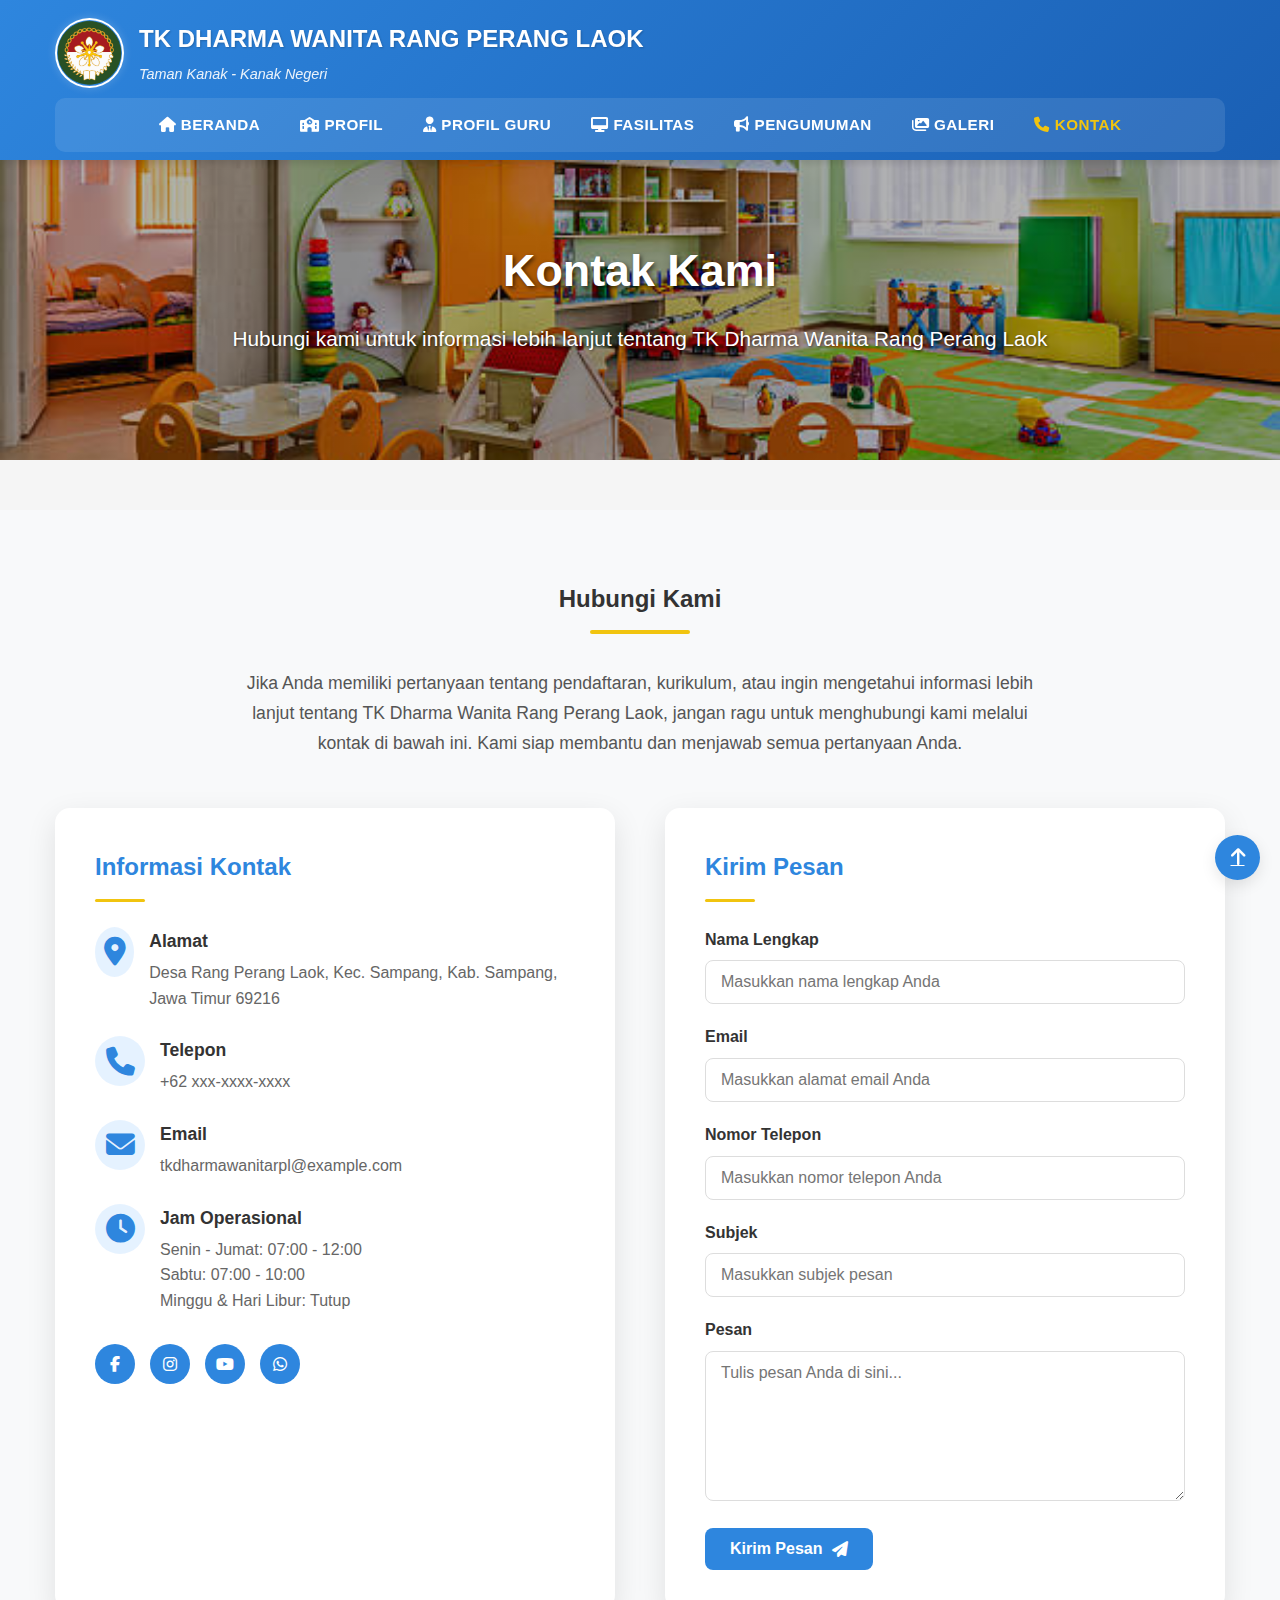
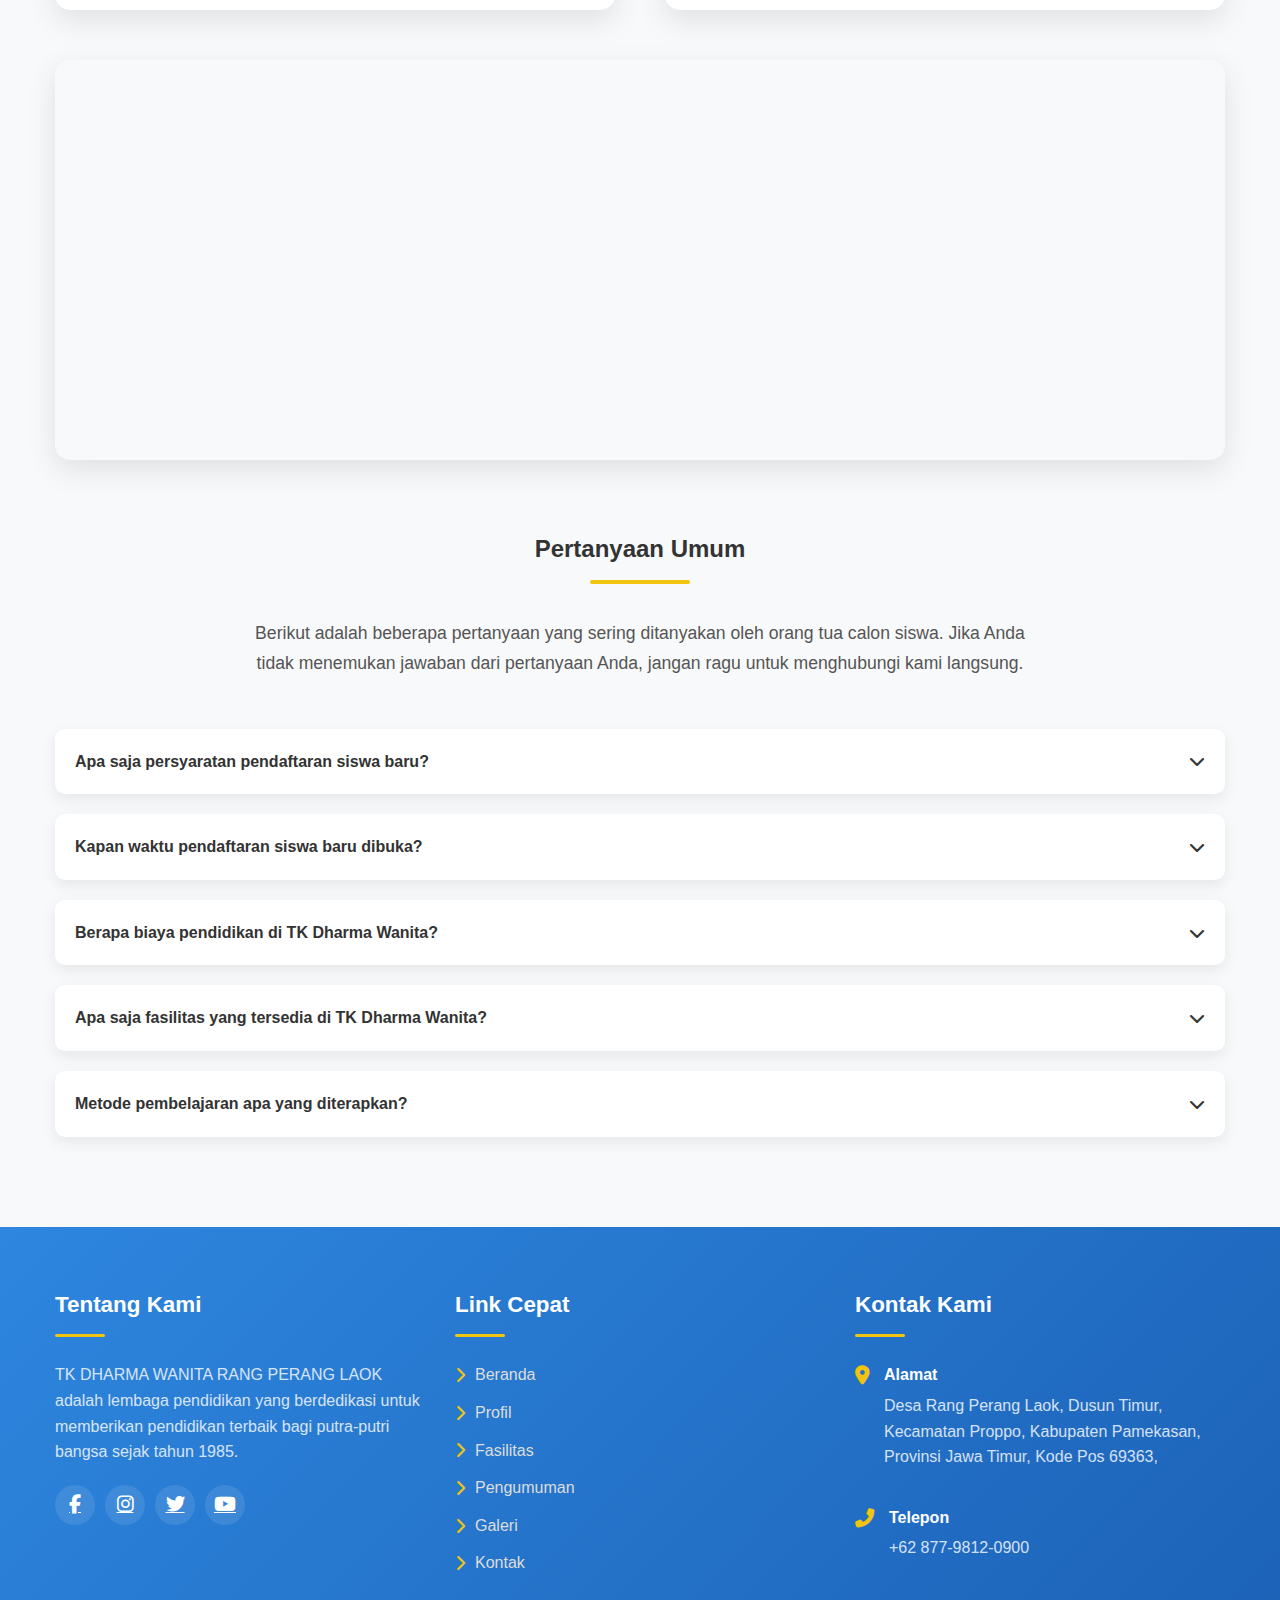
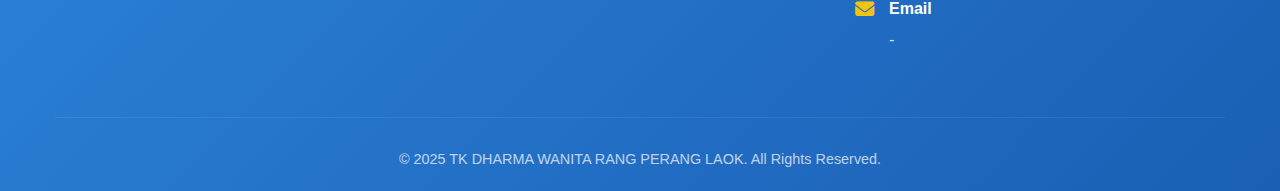
<file: kontak.html>
<!DOCTYPE html>
<html lang="id">
  <head>
    <meta charset="UTF-8" />
    <meta name="viewport" content="width=device-width, initial-scale=1.0" />
    <title>Kontak - TK DHARMA WANITA</title>
    <link rel="stylesheet" href="index.css" />
    <link
      rel="stylesheet"
      href="https://cdnjs.cloudflare.com/ajax/libs/font-awesome/6.4.0/css/all.min.css"
    />
    <style>
      .contact-section {
        padding: 70px 0;
        background-color: #f8f9fa;
      }
      
      .section-header {
        text-align: center;
        margin-bottom: 50px;
        position: relative;
      }
      
      .section-header:after {
        content: "";
        position: absolute;
        width: 100px;
        height: 4px;
        background-color: var(--secondary);
        bottom: -15px;
        left: 50%;
        transform: translateX(-50%);
        border-radius: 2px;
      }
      
      .section-intro {
        text-align: center;
        max-width: 800px;
        margin: 0 auto 50px;
      }
      
      .section-intro p {
        color: #555;
        font-size: 1.1rem;
        line-height: 1.7;
      }
      
      .contact-container {
        display: grid;
        grid-template-columns: 1fr 1fr;
        gap: 50px;
        margin-bottom: 50px;
      }
      
      .contact-info-box {
        background-color: white;
        border-radius: 15px;
        box-shadow: 0 10px 30px rgba(0, 0, 0, 0.1);
        padding: 40px;
        transition: all 0.3s ease;
      }
      
      .contact-info-box:hover {
        transform: translateY(-5px);
        box-shadow: 0 15px 35px rgba(0, 0, 0, 0.15);
      }
      
      .contact-info-title {
        font-size: 1.5rem;
        color: var(--primary);
        margin-bottom: 25px;
        position: relative;
        padding-bottom: 15px;
      }
      
      .contact-info-title:after {
        content: "";
        position: absolute;
        width: 50px;
        height: 3px;
        background-color: var(--secondary);
        bottom: 0;
        left: 0;
        border-radius: 2px;
      }
      
      .contact-item {
        display: flex;
        margin-bottom: 25px;
      }
      
      .contact-icon {
        font-size: 1.8rem;
        color: var(--primary);
        margin-right: 15px;
        width: 50px;
        height: 50px;
        background-color: rgba(var(--primary-rgb), 0.1);
        border-radius: 50%;
        display: flex;
        align-items: center;
        justify-content: center;
      }
      
      .contact-text h4 {
        font-size: 1.1rem;
        margin-bottom: 5px;
        color: #333;
      }
      
      .contact-text p {
        color: #666;
        line-height: 1.6;
      }
      
      .social-icons {
        display: flex;
        gap: 15px;
        margin-top: 30px;
      }
      
      .social-icons a {
        width: 40px;
        height: 40px;
        background-color: var(--primary);
        color: white;
        border-radius: 50%;
        display: flex;
        align-items: center;
        justify-content: center;
        transition: all 0.3s ease;
        text-decoration: none;
      }
      
      .social-icons a:hover {
        background-color: var(--secondary);
        transform: translateY(-3px);
      }
      
      .contact-form {
        background-color: white;
        border-radius: 15px;
        box-shadow: 0 10px 30px rgba(0, 0, 0, 0.1);
        padding: 40px;
        transition: all 0.3s ease;
      }
      
      .contact-form:hover {
        transform: translateY(-5px);
        box-shadow: 0 15px 35px rgba(0, 0, 0, 0.15);
      }
      
      .form-group {
        margin-bottom: 20px;
      }
      
      .form-label {
        display: block;
        margin-bottom: 8px;
        font-weight: 600;
        color: #333;
      }
      
      .form-control {
        width: 100%;
        padding: 12px 15px;
        border: 1px solid #ddd;
        border-radius: 8px;
        font-size: 1rem;
        transition: all 0.3s ease;
      }
      
      .form-control:focus {
        border-color: var(--primary);
        box-shadow: 0 0 0 3px rgba(var(--primary-rgb), 0.2);
        outline: none;
      }
      
      textarea.form-control {
        min-height: 150px;
        resize: vertical;
      }
      
      .btn-submit {
        background-color: var(--primary);
        color: white;
        border: none;
        padding: 12px 25px;
        border-radius: 8px;
        font-size: 1rem;
        font-weight: 600;
        cursor: pointer;
        transition: all 0.3s ease;
        display: inline-flex;
        align-items: center;
        gap: 10px;
      }
      
      .btn-submit:hover {
        background-color: var(--secondary);
        transform: translateY(-3px);
      }
      
      .map-container {
        margin-top: 50px;
        border-radius: 15px;
        overflow: hidden;
        box-shadow: 0 10px 30px rgba(0, 0, 0, 0.1);
        height: 400px;
      }
      
      .map-container iframe {
        width: 100%;
        height: 100%;
        border: none;
      }
      
      .faq-section {
        margin-top: 70px;
      }
      
      .faq-container {
        margin-top: 40px;
      }
      
      .faq-item {
        background-color: white;
        border-radius: 10px;
        box-shadow: 0 5px 15px rgba(0, 0, 0, 0.08);
        margin-bottom: 20px;
        overflow: hidden;
      }
      
      .faq-question {
        padding: 20px;
        font-weight: 600;
        color: #333;
        cursor: pointer;
        display: flex;
        justify-content: space-between;
        align-items: center;
      }
      
      .faq-question i {
        transition: all 0.3s ease;
      }
      
      .faq-answer {
        padding: 0 20px;
        max-height: 0;
        overflow: hidden;
        transition: all 0.3s ease;
      }
      
      .faq-item.active .faq-question i {
        transform: rotate(180deg);
      }
      
      .faq-item.active .faq-answer {
        padding: 0 20px 20px;
        max-height: 1000px;
      }
      
      @media (max-width: 992px) {
        .contact-container {
          grid-template-columns: 1fr;
        }
      }
      
      :root {
        --primary-rgb: 0, 123, 255;
      }
    </style>
  </head>
  <body>
    <header>
      <div class="container">
        <div class="header-top">
          <div class="logo">
            <img src="/img/logo.png" alt="Logo TK Dharma Wanita" />
            <div class="logo-text">
              <h1>TK DHARMA WANITA RANG PERANG LAOK</h1>
              <p>Taman Kanak - Kanak Negeri</p>
            </div>
          </div>
          <div class="mobile-toggle" id="mobileToggle">
            <i class="fas fa-bars"></i>
          </div>
        </div>
        <div class="nav-container" id="navContainer">
          <nav>
            <ul>
              <li>
                <a href="index"><i class="fas fa-home"></i> Beranda</a>
              </li>
              <li>
                <a href="profil"><i class="fas fa-school"></i> Profil</a>
              </li>
              <li>
                <a href="profil-guru"><i class="fas fa-user-tie"></i> Profil Guru</a>
              </li>
              <li>
                <a href="fasilitas"><i class="fas fa-desktop"></i> Fasilitas</a>
              </li>
              <li>
                <a href="pengumuman"><i class="fas fa-bullhorn"></i> Pengumuman</a>
              </li>
              <li>
                <a href="galeri"><i class="fas fa-images"></i> Galeri</a>
              </li>
              <li class="active">
                <a href="kontak"><i class="fas fa-phone"></i> Kontak</a>
              </li>
            </ul>
          </nav>
        </div>
      </div>
    </header>

    <div class="hero" style="height: 300px;">
      <img src="img/HERO.jpg" alt="Foto Sekolah" />
      <div class="hero-content">
        <h2>Kontak Kami</h2>
        <p>Hubungi kami untuk informasi lebih lanjut tentang TK Dharma Wanita Rang Perang Laok</p>
      </div>
    </div>

    <section class="contact-section">
      <div class="container">
        <div class="section-intro">
          <h2 class="section-header">Hubungi Kami</h2>
          <p>Jika Anda memiliki pertanyaan tentang pendaftaran, kurikulum, atau ingin mengetahui informasi lebih lanjut tentang TK Dharma Wanita Rang Perang Laok, jangan ragu untuk menghubungi kami melalui kontak di bawah ini. Kami siap membantu dan menjawab semua pertanyaan Anda.</p>
        </div>

        <div class="contact-container">
          <div class="contact-info-box">
            <h3 class="contact-info-title">Informasi Kontak</h3>
            
            <div class="contact-item">
              <div class="contact-icon">
                <i class="fas fa-map-marker-alt"></i>
              </div>
              <div class="contact-text">
                <h4>Alamat</h4>
                <p>Desa Rang Perang Laok, Kec. Sampang, Kab. Sampang, Jawa Timur 69216</p>
              </div>
            </div>
            
            <div class="contact-item">
              <div class="contact-icon">
                <i class="fas fa-phone"></i>
              </div>
              <div class="contact-text">
                <h4>Telepon</h4>
                <p>+62 xxx-xxxx-xxxx</p>
              </div>
            </div>
            
            <div class="contact-item">
              <div class="contact-icon">
                <i class="fas fa-envelope"></i>
              </div>
              <div class="contact-text">
                <h4>Email</h4>
                <p>tkdharmawanitarpl@example.com</p>
              </div>
            </div>
            
            <div class="contact-item">
              <div class="contact-icon">
                <i class="fas fa-clock"></i>
              </div>
              <div class="contact-text">
                <h4>Jam Operasional</h4>
                <p>Senin - Jumat: 07:00 - 12:00</p>
                <p>Sabtu: 07:00 - 10:00</p>
                <p>Minggu & Hari Libur: Tutup</p>
              </div>
            </div>
            
            <div class="social-icons">
              <a href="#"><i class="fab fa-facebook-f"></i></a>
              <a href="#"><i class="fab fa-instagram"></i></a>
              <a href="#"><i class="fab fa-youtube"></i></a>
              <a href="#"><i class="fab fa-whatsapp"></i></a>
            </div>
          </div>
          
          <div class="contact-form">
            <h3 class="contact-info-title">Kirim Pesan</h3>
            <form id="contactForm">
              <div class="form-group">
                <label for="name" class="form-label">Nama Lengkap</label>
                <input type="text" id="name" class="form-control" placeholder="Masukkan nama lengkap Anda" required>
              </div>
              
              <div class="form-group">
                <label for="email" class="form-label">Email</label>
                <input type="email" id="email" class="form-control" placeholder="Masukkan alamat email Anda" required>
              </div>
              
              <div class="form-group">
                <label for="phone" class="form-label">Nomor Telepon</label>
                <input type="tel" id="phone" class="form-control" placeholder="Masukkan nomor telepon Anda">
              </div>
              
              <div class="form-group">
                <label for="subject" class="form-label">Subjek</label>
                <input type="text" id="subject" class="form-control" placeholder="Masukkan subjek pesan">
              </div>
              
              <div class="form-group">
                <label for="message" class="form-label">Pesan</label>
                <textarea id="message" class="form-control" placeholder="Tulis pesan Anda di sini..." required></textarea>
              </div>
              
              <button type="submit" class="btn-submit">
                Kirim Pesan <i class="fas fa-paper-plane"></i>
              </button>
            </form>
          </div>
        </div>
        
        <div class="map-container">
          <!-- Placeholder for Google Maps iframe -->
          <!-- Replace this with actual Google Maps embed code when deploying -->
          <iframe src="https://www.google.com/maps/embed?pb=!1m14!1m8!1m3!1d7917.936573893009!2d113.446104!3d-7.129665!3m2!1i1024!2i768!4f13.1!3m3!1m2!1s0x2dd9d50069a7de63%3A0xea75cbb920151bd9!2sMadrasah%20tarbiyatus%20syibyan%20rang%20perang%20laok%20dusun%20timur!5e0!3m2!1sen!2sus!4v1742648336504!5m2!1sen!2sus" width="600" height="450" style="border:0;" allowfullscreen="" loading="lazy" referrerpolicy="no-referrer-when-downgrade"></iframe>        </div>
        
        <div class="faq-section">
          <div class="section-intro">
            <h2 class="section-header">Pertanyaan Umum</h2>
            <p>Berikut adalah beberapa pertanyaan yang sering ditanyakan oleh orang tua calon siswa. Jika Anda tidak menemukan jawaban dari pertanyaan Anda, jangan ragu untuk menghubungi kami langsung.</p>
          </div>
          
          <div class="faq-container">
            <div class="faq-item">
              <div class="faq-question">
                Apa saja persyaratan pendaftaran siswa baru? <i class="fas fa-chevron-down"></i>
              </div>
              <div class="faq-answer">
                <p>Persyaratan pendaftaran siswa baru TK Dharma Wanita Rang Perang Laok meliputi:</p>
                <ul>
                  <li>Fotokopi akta kelahiran</li>
                  <li>Fotokopi kartu keluarga</li>
                  <li>Pas foto ukuran 3x4 (4 lembar)</li>
                  <li>Usia minimal 4 tahun untuk kelas TK A dan 5 tahun untuk kelas TK B per Juli tahun ajaran baru</li>
                  <li>Formulir pendaftaran yang telah diisi lengkap</li>
                </ul>
              </div>
            </div>
            
            <div class="faq-item">
              <div class="faq-question">
                Kapan waktu pendaftaran siswa baru dibuka? <i class="fas fa-chevron-down"></i>
              </div>
              <div class="faq-answer">
                <p>Pendaftaran siswa baru biasanya dibuka pada bulan Januari hingga Juni setiap tahunnya. Untuk informasi lebih rinci mengenai tanggal pasti, silakan hubungi pihak sekolah atau pantau pengumuman resmi di website dan media sosial kami.</p>
              </div>
            </div>
            
            <div class="faq-item">
              <div class="faq-question">
                Berapa biaya pendidikan di TK Dharma Wanita? <i class="fas fa-chevron-down"></i>
              </div>
              <div class="faq-answer">
                <p>Biaya pendidikan di TK Dharma Wanita Rang Perang Laok meliputi:</p>
                <ul>
                  <li>Biaya pendaftaran: Rp xxx.xxx</li>
                  <li>SPP bulanan: Rp xxx.xxx</li>
                  <li>Biaya seragam: Rp xxx.xxx</li>
                  <li>Biaya kegiatan tahunan: Rp xxx.xxx</li>
                </ul>
                <p>Kami juga menyediakan program beasiswa bagi siswa kurang mampu. Untuk informasi lebih lanjut, silakan hubungi bagian administrasi sekolah.</p>
              </div>
            </div>
            
            <div class="faq-item">
              <div class="faq-question">
                Apa saja fasilitas yang tersedia di TK Dharma Wanita? <i class="fas fa-chevron-down"></i>
              </div>
              <div class="faq-answer">
                <p>TK Dharma Wanita Rang Perang Laok menyediakan berbagai fasilitas untuk menunjang proses belajar mengajar, di antaranya:</p>
                <ul>
                  <li>Ruang kelas yang nyaman dan ber-AC</li>
                  <li>Area bermain indoor dan outdoor</li>
                  <li>Perpustakaan mini</li>
                  <li>Alat peraga edukasi</li>
                  <li>Toilet bersih dan ramah anak</li>
                  <li>UKS (Unit Kesehatan Sekolah)</li>
                  <li>Area parkir yang aman</li>
                </ul>
              </div>
            </div>
            
            <div class="faq-item">
              <div class="faq-question">
                Metode pembelajaran apa yang diterapkan? <i class="fas fa-chevron-down"></i>
              </div>
              <div class="faq-answer">
                <p>TK Dharma Wanita Rang Perang Laok menerapkan metode pembelajaran yang berpusat pada anak (child-centered) dengan pendekatan bermain sambil belajar. Kurikulum kami mengacu pada kurikulum nasional yang dikembangkan oleh Kementerian Pendidikan dan Kebudayaan, dengan penekanan pada pengembangan karakter, motorik, kognitif, bahasa, sosial-emosional, dan nilai agama/moral.</p>
              </div>
            </div>
          </div>
        </div>
      </div>
    </section>

    <footer>
      <div class="container">
        <div class="footer-content">
          <div class="footer-col">
            <h3>Tentang Kami</h3>
            <p>
              TK DHARMA WANITA RANG PERANG LAOK adalah lembaga pendidikan yang
              berdedikasi untuk memberikan pendidikan terbaik bagi putra-putri
              bangsa sejak tahun 1985.
            </p>
            <div class="social-links">
              <a href="#"><i class="fab fa-facebook-f"></i></a>
              <a href="#"><i class="fab fa-instagram"></i></a>
              <a href="#"><i class="fab fa-twitter"></i></a>
              <a href="#"><i class="fab fa-youtube"></i></a>
            </div>
          </div>
          <div class="footer-col">
            <h3>Link Cepat</h3>
            <ul>
              <li>
                <a href="index.html"><i class="fas fa-chevron-right"></i> Beranda</a>
              </li>
              <li>
                <a href="profil.html"><i class="fas fa-chevron-right"></i> Profil</a>
              </li>
              <li>
                <a href="fasilitas.html"><i class="fas fa-chevron-right"></i> Fasilitas</a>
              </li>
              
              <li>
                <a href="pengumuman.html"><i class="fas fa-chevron-right"></i> Pengumuman</a>
              </li>
              <li>
                <a href="galeri.html"><i class="fas fa-chevron-right"></i> Galeri</a>
              </li>
              <li>
                <a href="kontak.html"><i class="fas fa-chevron-right"></i> Kontak</a>
              </li>
            </ul>
          </div>
          <div class="footer-col">
            <h3>Kontak Kami</h3>
            <div class="contact-info">
              <i class="fas fa-map-marker-alt"></i>
              <div>
                <h4>Alamat</h4>
                <p>
                  Desa Rang Perang Laok, Dusun Timur, Kecamatan Proppo, Kabupaten Pamekasan, Provinsi Jawa Timur, Kode Pos 69363,
                </p>
              </div>
            </div>
            <div class="contact-info">
              <i class="fas fa-phone-alt"></i>
              <div>
                <h4>Telepon</h4>
                <p>+62 877-9812-0900</p>
              </div>
            </div>
            <div class="contact-info">
              <i class="fas fa-envelope"></i>
              <div>
                <h4>Email</h4>
                <p>-</p>
              </div>
            </div>
          </div>
        </div>
        <div class="copyright">
          <p>
            &copy; 2025 TK DHARMA WANITA RANG PERANG LAOK. All Rights Reserved.
          </p>
        </div>
      </div>
    </footer>

    <a href="#" class="back-to-top active"><i class="fas fa-arrow-up"></i></a>

    <script>
      // Mobile Navigation Toggle
      const mobileToggle = document.getElementById('mobileToggle');
      const navContainer = document.getElementById('navContainer');
      
      mobileToggle.addEventListener('click', () => {
        navContainer.classList.toggle('active');
      });
      
      // Back to Top Button
      const backToTop = document.querySelector('.back-to-top');
      
      window.addEventListener('scroll', () => {
        if (window.pageYOffset > 300) {
          backToTop.classList.add('active');
        } else {
          backToTop.classList.remove('active');
        }
      });
      
      // FAQ Accordion
      const faqItems = document.querySelectorAll('.faq-item');
      
      faqItems.forEach(item => {
        const question = item.querySelector('.faq-question');
        
        question.addEventListener('click', () => {
          item.classList.toggle('active');
        });
      });
      
      // Form Submission (placeholder - add actual handling)
      const contactForm = document.getElementById('contactForm');
      
      contactForm.addEventListener('submit', (e) => {
        e.preventDefault();
        alert('Terima kasih! Pesan Anda telah dikirim. Kami akan segera menghubungi Anda.');
        contactForm.reset();
      });
    </script>
  </body>
</html>
</file>
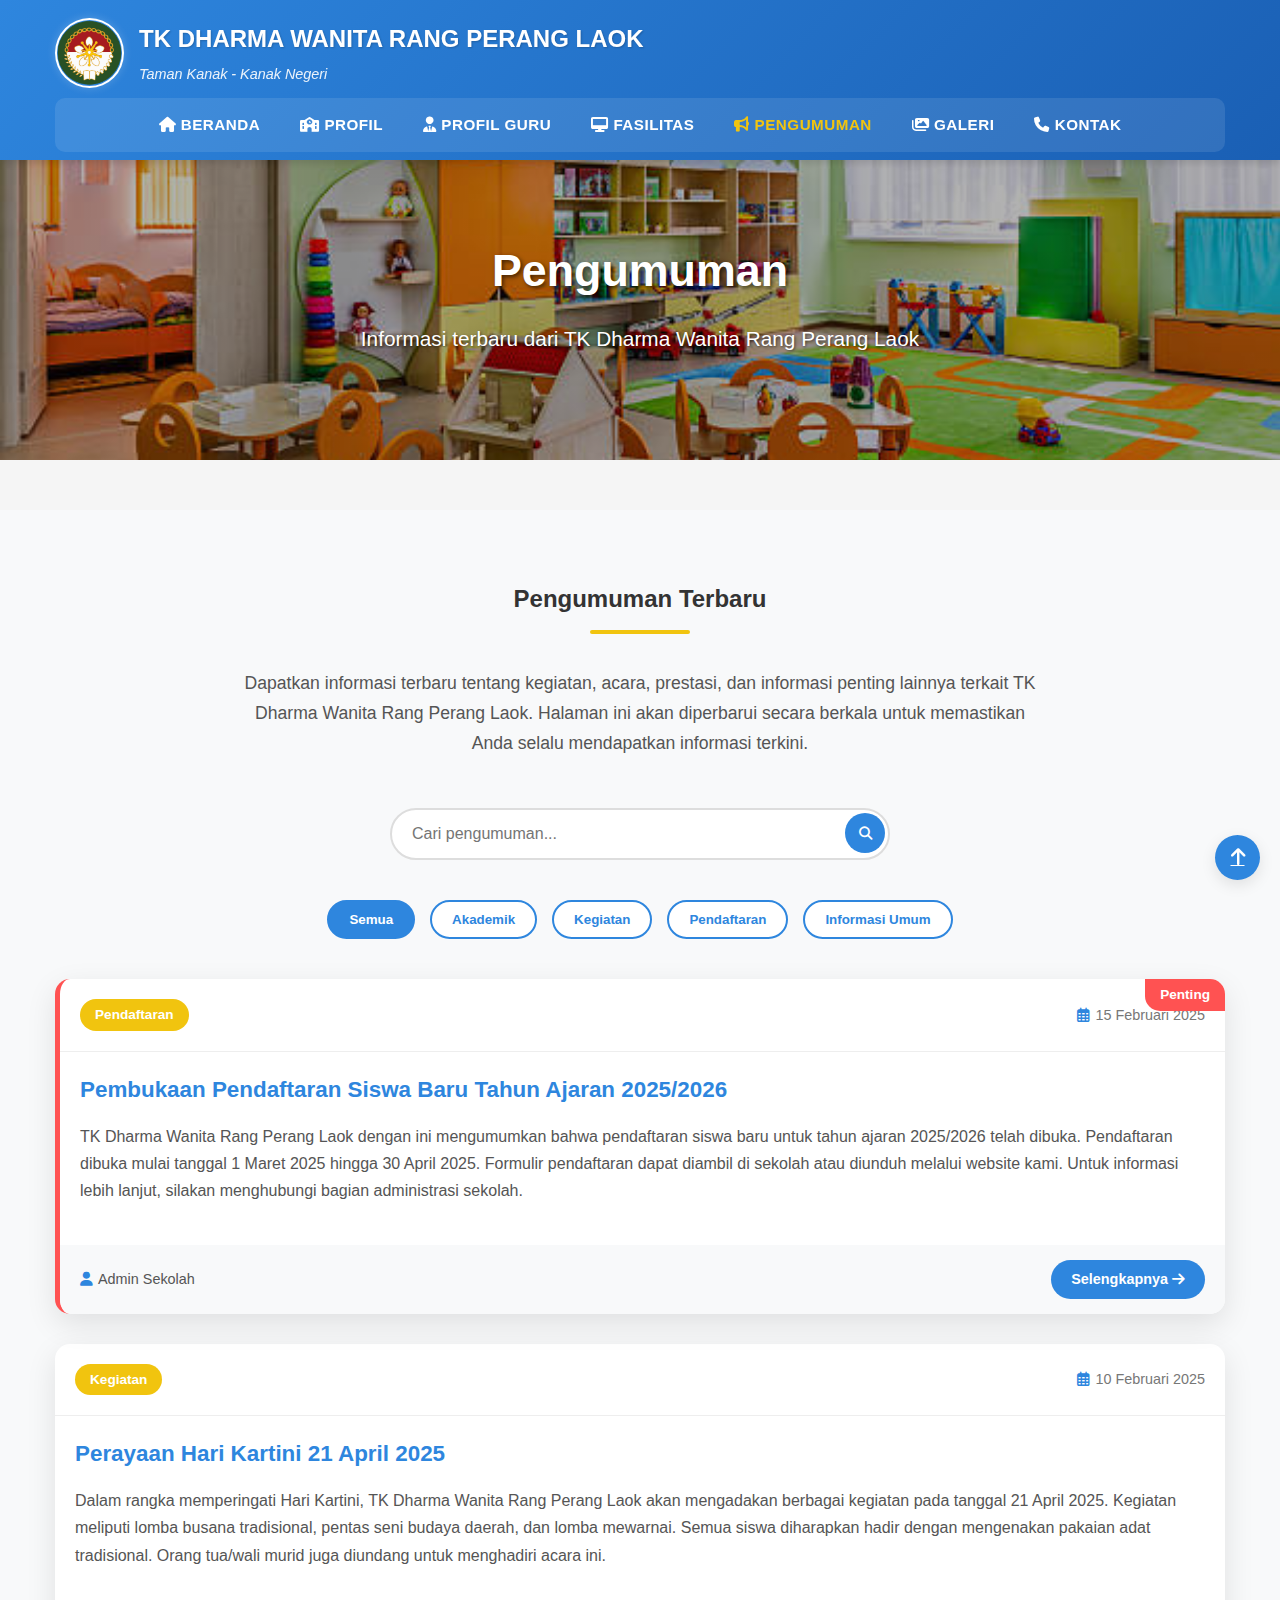
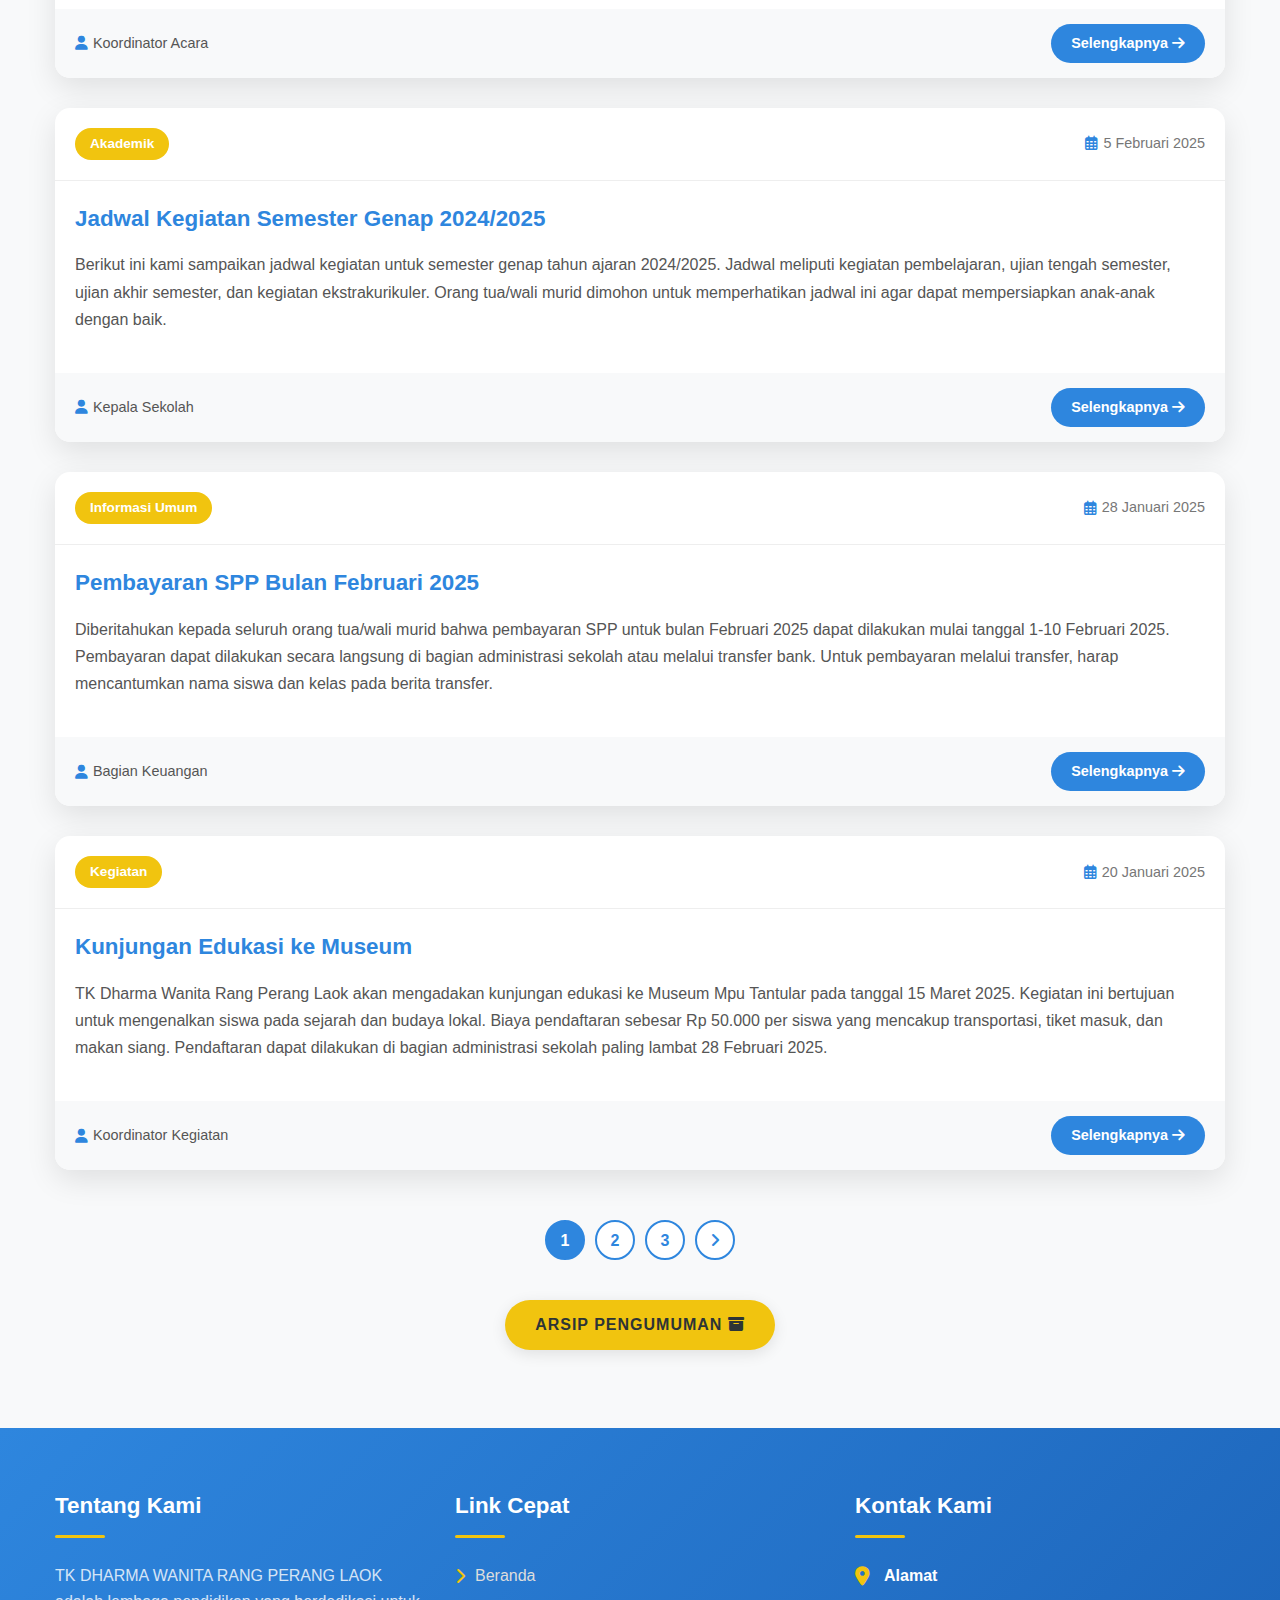
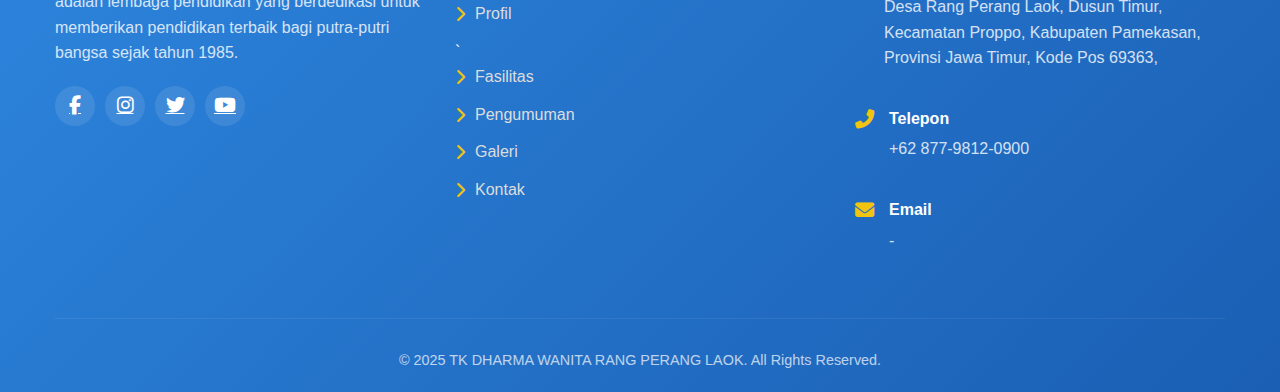
<file: pengumuman.html>
<!DOCTYPE html>
<html lang="id">
  <head>
    <meta charset="UTF-8" />
    <meta name="viewport" content="width=device-width, initial-scale=1.0" />
    <title>Pengumuman - TK DHARMA WANITA</title>
    <link rel="stylesheet" href="index.css" />
    <link
      rel="stylesheet"
      href="https://cdnjs.cloudflare.com/ajax/libs/font-awesome/6.4.0/css/all.min.css"
    />
    <style>
      .announcements-section {
        padding: 70px 0;
        background-color: #f8f9fa;
      }
      
      .section-header {
        text-align: center;
        margin-bottom: 50px;
        position: relative;
      }
      
      .section-header:after {
        content: "";
        position: absolute;
        width: 100px;
        height: 4px;
        background-color: var(--secondary);
        bottom: -15px;
        left: 50%;
        transform: translateX(-50%);
        border-radius: 2px;
      }
      
      .section-intro {
        text-align: center;
        max-width: 800px;
        margin: 0 auto 50px;
      }
      
      .section-intro p {
        color: #555;
        font-size: 1.1rem;
        line-height: 1.7;
      }
      
      .announcements-container {
        display: flex;
        flex-direction: column;
        gap: 30px;
        margin-bottom: 50px;
      }
      
      .announcement-card {
        background-color: white;
        border-radius: 15px;
        overflow: hidden;
        box-shadow: 0 10px 30px rgba(0, 0, 0, 0.1);
        transition: all 0.3s ease;
        display: flex;
        flex-direction: column;
      }
      
      .announcement-card:hover {
        transform: translateY(-5px);
        box-shadow: 0 15px 35px rgba(0, 0, 0, 0.15);
      }
      
      .announcement-header {
        padding: 20px;
        border-bottom: 1px solid #eee;
        display: flex;
        align-items: center;
        justify-content: space-between;
      }
      
      .announcement-category {
        background-color: var(--secondary);
        color: white;
        padding: 5px 15px;
        border-radius: 30px;
        font-size: 0.85rem;
        font-weight: 600;
      }
      
      .announcement-date {
        display: flex;
        align-items: center;
        color: #777;
        font-size: 0.9rem;
      }
      
      .announcement-date i {
        margin-right: 5px;
        color: var(--primary);
      }
      
      .announcement-body {
        padding: 20px;
      }
      
      .announcement-title {
        font-size: 1.4rem;
        color: var(--primary);
        margin-bottom: 15px;
        font-weight: 600;
      }
      
      .announcement-content {
        color: #555;
        margin-bottom: 20px;
        line-height: 1.7;
      }
      
      .announcement-footer {
        padding: 15px 20px;
        background-color: #f8f9fa;
        display: flex;
        align-items: center;
        justify-content: space-between;
      }
      
      .announcement-details {
        display: flex;
        align-items: center;
        gap: 15px;
      }
      
      .announcement-author {
        display: flex;
        align-items: center;
        color: #555;
        font-size: 0.9rem;
      }
      
      .announcement-author i {
        margin-right: 5px;
        color: var(--primary);
      }
      
      .read-more {
        display: inline-block;
        padding: 8px 20px;
        background-color: var(--primary);
        color: white;
        border-radius: 30px;
        font-size: 0.9rem;
        font-weight: 600;
        text-decoration: none;
        transition: all 0.3s ease;
      }
      
      .read-more:hover {
        background-color: var(--secondary);
        transform: translateY(-2px);
      }
      
      .filter-buttons {
        display: flex;
        justify-content: center;
        gap: 15px;
        margin-bottom: 40px;
        flex-wrap: wrap;
      }
      
      .filter-btn {
        padding: 10px 20px;
        background-color: white;
        border: 2px solid var(--primary);
        border-radius: 30px;
        color: var(--primary);
        font-weight: 600;
        cursor: pointer;
        transition: all 0.3s ease;
      }
      
      .filter-btn.active, .filter-btn:hover {
        background-color: var(--primary);
        color: white;
      }
      
      .important-announcement {
        position: relative;
        border-left: 5px solid #ff5252;
      }
      
      .important-label {
        position: absolute;
        top: 0;
        right: 0;
        background-color: #ff5252;
        color: white;
        padding: 5px 15px;
        font-size: 0.85rem;
        font-weight: 600;
        border-radius: 0 0 0 15px;
      }
      
      .pagination {
        display: flex;
        justify-content: center;
        gap: 10px;
        margin-top: 40px;
      }
      
      .page-link {
        width: 40px;
        height: 40px;
        display: flex;
        align-items: center;
        justify-content: center;
        border-radius: 50%;
        background-color: white;
        color: var(--primary);
        border: 2px solid var(--primary);
        font-weight: 600;
        text-decoration: none;
        transition: all 0.3s ease;
      }
      
      .page-link.active, .page-link:hover {
        background-color: var(--primary);
        color: white;
      }
      
      .search-box {
        max-width: 500px;
        margin: 0 auto 40px;
        position: relative;
      }
      
      .search-box input {
        width: 100%;
        padding: 15px 20px;
        border-radius: 30px;
        border: 2px solid #ddd;
        font-size: 1rem;
        transition: all 0.3s ease;
        padding-right: 50px;
      }
      
      .search-box input:focus {
        border-color: var(--primary);
        outline: none;
      }
      
      .search-box button {
        position: absolute;
        right: 5px;
        top: 5px;
        background-color: var(--primary);
        border: none;
        color: white;
        width: 40px;
        height: 40px;
        border-radius: 50%;
        cursor: pointer;
        transition: all 0.3s ease;
      }
      
      .search-box button:hover {
        background-color: var(--secondary);
      }
      
      @media (max-width: 768px) {
        .announcement-header {
          flex-direction: column;
          align-items: flex-start;
          gap: 10px;
        }
        
        .announcement-footer {
          flex-direction: column;
          gap: 15px;
        }
        
        .filter-buttons {
          flex-direction: column;
          align-items: center;
        }
        
        .filter-btn {
          width: 80%;
        }
      }
    </style>
  </head>
  <body>
    <header>
      <div class="container">
        <div class="header-top">
          <div class="logo">
            <img src="/img/logo.png" alt="Logo TK Dharma Wanita" />
            <div class="logo-text">
              <h1>TK DHARMA WANITA RANG PERANG LAOK</h1>
              <p>Taman Kanak - Kanak Negeri</p>
            </div>
          </div>
          <div class="mobile-toggle" id="mobileToggle">
            <i class="fas fa-bars"></i>
          </div>
        </div>
        <div class="nav-container" id="navContainer">
          <nav>
            <ul>
              <li>
                <a href="index"><i class="fas fa-home"></i> Beranda</a>
              </li>
              <li>
                <a href="profil"><i class="fas fa-school"></i> Profil</a>
              </li>
              <li>
                <a href="profil-guru"><i class="fas fa-user-tie"></i> Profil Guru</a>
              </li>
              <li>
                <a href="fasilitas"><i class="fas fa-desktop"></i> Fasilitas</a>
              </li>
              <li class="active">
                <a href="pengumuman"><i class="fas fa-bullhorn"></i> Pengumuman</a>
              </li>
              <li>
                <a href="galeri"><i class="fas fa-images"></i> Galeri</a>
              </li>
              <li>
                <a href="kontak"><i class="fas fa-phone"></i> Kontak</a>
              </li>
            </ul>
          </nav>
        </div>
      </div>
    </header>

    <div class="hero" style="height: 300px;">
      <img src="img/HERO.jpg" alt="Foto Sekolah" />
      <div class="hero-content">
        <h2>Pengumuman</h2>
        <p>Informasi terbaru dari TK Dharma Wanita Rang Perang Laok</p>
      </div>
    </div>

    <section class="announcements-section">
      <div class="container">
        <div class="section-intro">
          <h2 class="section-header">Pengumuman Terbaru</h2>
          <p>Dapatkan informasi terbaru tentang kegiatan, acara, prestasi, dan informasi penting lainnya terkait TK Dharma Wanita Rang Perang Laok. Halaman ini akan diperbarui secara berkala untuk memastikan Anda selalu mendapatkan informasi terkini.</p>
        </div>

        <div class="search-box">
          <input type="text" placeholder="Cari pengumuman..." />
          <button><i class="fas fa-search"></i></button>
        </div>

        <div class="filter-buttons">
          <button class="filter-btn active">Semua</button>
          <button class="filter-btn">Akademik</button>
          <button class="filter-btn">Kegiatan</button>
          <button class="filter-btn">Pendaftaran</button>
          <button class="filter-btn">Informasi Umum</button>
        </div>

        <div class="announcements-container">
          <!-- Pengumuman Penting -->
          <div class="announcement-card important-announcement">
            <div class="important-label">Penting</div>
            <div class="announcement-header">
              <span class="announcement-category">Pendaftaran</span>
              <span class="announcement-date"><i class="far fa-calendar-alt"></i> 15 Februari 2025</span>
            </div>
            <div class="announcement-body">
              <h3 class="announcement-title">Pembukaan Pendaftaran Siswa Baru Tahun Ajaran 2025/2026</h3>
              <p class="announcement-content">TK Dharma Wanita Rang Perang Laok dengan ini mengumumkan bahwa pendaftaran siswa baru untuk tahun ajaran 2025/2026 telah dibuka. Pendaftaran dibuka mulai tanggal 1 Maret 2025 hingga 30 April 2025. Formulir pendaftaran dapat diambil di sekolah atau diunduh melalui website kami. Untuk informasi lebih lanjut, silakan menghubungi bagian administrasi sekolah.</p>
            </div>
            <div class="announcement-footer">
              <div class="announcement-details">
                <span class="announcement-author"><i class="fas fa-user"></i> Admin Sekolah</span>
              </div>
              <a href="#" class="read-more">Selengkapnya <i class="fas fa-arrow-right"></i></a>
            </div>
          </div>

          <!-- Pengumuman 2 -->
          <div class="announcement-card">
            <div class="announcement-header">
              <span class="announcement-category">Kegiatan</span>
              <span class="announcement-date"><i class="far fa-calendar-alt"></i> 10 Februari 2025</span>
            </div>
            <div class="announcement-body">
              <h3 class="announcement-title">Perayaan Hari Kartini 21 April 2025</h3>
              <p class="announcement-content">Dalam rangka memperingati Hari Kartini, TK Dharma Wanita Rang Perang Laok akan mengadakan berbagai kegiatan pada tanggal 21 April 2025. Kegiatan meliputi lomba busana tradisional, pentas seni budaya daerah, dan lomba mewarnai. Semua siswa diharapkan hadir dengan mengenakan pakaian adat tradisional. Orang tua/wali murid juga diundang untuk menghadiri acara ini.</p>
            </div>
            <div class="announcement-footer">
              <div class="announcement-details">
                <span class="announcement-author"><i class="fas fa-user"></i> Koordinator Acara</span>
              </div>
              <a href="#" class="read-more">Selengkapnya <i class="fas fa-arrow-right"></i></a>
            </div>
          </div>

          <!-- Pengumuman 3 -->
          <div class="announcement-card">
            <div class="announcement-header">
              <span class="announcement-category">Akademik</span>
              <span class="announcement-date"><i class="far fa-calendar-alt"></i> 5 Februari 2025</span>
            </div>
            <div class="announcement-body">
              <h3 class="announcement-title">Jadwal Kegiatan Semester Genap 2024/2025</h3>
              <p class="announcement-content">Berikut ini kami sampaikan jadwal kegiatan untuk semester genap tahun ajaran 2024/2025. Jadwal meliputi kegiatan pembelajaran, ujian tengah semester, ujian akhir semester, dan kegiatan ekstrakurikuler. Orang tua/wali murid dimohon untuk memperhatikan jadwal ini agar dapat mempersiapkan anak-anak dengan baik.</p>
            </div>
            <div class="announcement-footer">
              <div class="announcement-details">
                <span class="announcement-author"><i class="fas fa-user"></i> Kepala Sekolah</span>
              </div>
              <a href="#" class="read-more">Selengkapnya <i class="fas fa-arrow-right"></i></a>
            </div>
          </div>

          <!-- Pengumuman 4 -->
          <div class="announcement-card">
            <div class="announcement-header">
              <span class="announcement-category">Informasi Umum</span>
              <span class="announcement-date"><i class="far fa-calendar-alt"></i> 28 Januari 2025</span>
            </div>
            <div class="announcement-body">
              <h3 class="announcement-title">Pembayaran SPP Bulan Februari 2025</h3>
              <p class="announcement-content">Diberitahukan kepada seluruh orang tua/wali murid bahwa pembayaran SPP untuk bulan Februari 2025 dapat dilakukan mulai tanggal 1-10 Februari 2025. Pembayaran dapat dilakukan secara langsung di bagian administrasi sekolah atau melalui transfer bank. Untuk pembayaran melalui transfer, harap mencantumkan nama siswa dan kelas pada berita transfer.</p>
            </div>
            <div class="announcement-footer">
              <div class="announcement-details">
                <span class="announcement-author"><i class="fas fa-user"></i> Bagian Keuangan</span>
              </div>
              <a href="#" class="read-more">Selengkapnya <i class="fas fa-arrow-right"></i></a>
            </div>
          </div>

          <!-- Pengumuman 5 -->
          <div class="announcement-card">
            <div class="announcement-header">
              <span class="announcement-category">Kegiatan</span>
              <span class="announcement-date"><i class="far fa-calendar-alt"></i> 20 Januari 2025</span>
            </div>
            <div class="announcement-body">
              <h3 class="announcement-title">Kunjungan Edukasi ke Museum</h3>
              <p class="announcement-content">TK Dharma Wanita Rang Perang Laok akan mengadakan kunjungan edukasi ke Museum Mpu Tantular pada tanggal 15 Maret 2025. Kegiatan ini bertujuan untuk mengenalkan siswa pada sejarah dan budaya lokal. Biaya pendaftaran sebesar Rp 50.000 per siswa yang mencakup transportasi, tiket masuk, dan makan siang. Pendaftaran dapat dilakukan di bagian administrasi sekolah paling lambat 28 Februari 2025.</p>
            </div>
            <div class="announcement-footer">
              <div class="announcement-details">
                <span class="announcement-author"><i class="fas fa-user"></i> Koordinator Kegiatan</span>
              </div>
              <a href="#" class="read-more">Selengkapnya <i class="fas fa-arrow-right"></i></a>
            </div>
          </div>
        </div>

        <div class="pagination">
          <a href="#" class="page-link active">1</a>
          <a href="#" class="page-link">2</a>
          <a href="#" class="page-link">3</a>
          <a href="#" class="page-link"><i class="fas fa-angle-right"></i></a>
        </div>

        <div style="text-align: center; margin-top: 40px;">
          <a href="#" class="btn">Arsip Pengumuman <i class="fas fa-archive"></i></a>
        </div>
      </div>
    </section>

    <footer>
      <div class="container">
        <div class="footer-content">
          <div class="footer-col">
            <h3>Tentang Kami</h3>
            <p>
              TK DHARMA WANITA RANG PERANG LAOK adalah lembaga pendidikan yang
              berdedikasi untuk memberikan pendidikan terbaik bagi putra-putri
              bangsa sejak tahun 1985.
            </p>
            <div class="social-links">
              <a href="#"><i class="fab fa-facebook-f"></i></a>
              <a href="#"><i class="fab fa-instagram"></i></a>
              <a href="#"><i class="fab fa-twitter"></i></a>
              <a href="#"><i class="fab fa-youtube"></i></a>
            </div>
          </div>
          <div class="footer-col">
            <h3>Link Cepat</h3>
            <ul>
              <li>
                <a href="index.html"><i class="fas fa-chevron-right"></i> Beranda</a>
              </li>
              <li>
                <a href="profil.html"><i class="fas fa-chevron-right"></i> Profil</a>
              </li>
              <li>`
                <a href="fasilitas.html"><i class="fas fa-chevron-right"></i> Fasilitas</a>
              </li>
              
              <li>
                <a href="pengumuman.html"><i class="fas fa-chevron-right"></i> Pengumuman</a>
              </li>
              <li>
                <a href="galeri.html"><i class="fas fa-chevron-right"></i> Galeri</a>
              </li>
              <li>
                <a href="kontak.html"><i class="fas fa-chevron-right"></i> Kontak</a>
              </li>
            </ul>
          </div>
          <div class="footer-col">
            <h3>Kontak Kami</h3>
            <div class="contact-info">
              <i class="fas fa-map-marker-alt"></i>
              <div>
                <h4>Alamat</h4>
                <p>
                  Desa Rang Perang Laok, Dusun Timur, Kecamatan Proppo, Kabupaten Pamekasan, Provinsi Jawa Timur, Kode Pos 69363,
                </p>
              </div>
            </div>
            <div class="contact-info">
              <i class="fas fa-phone-alt"></i>
              <div>
                <h4>Telepon</h4>
                <p>+62 877-9812-0900</p>
              </div>
            </div>
            <div class="contact-info">
              <i class="fas fa-envelope"></i>
              <div>
                <h4>Email</h4>
                <p>-</p>
              </div>
            </div>
          </div>
        </div>
        <div class="copyright">
          <p>
            &copy; 2025 TK DHARMA WANITA RANG PERANG LAOK. All Rights Reserved.
          </p>
        </div>
      </div>
    </footer>

    <a href="#" class="back-to-top active"><i class="fas fa-arrow-up"></i></a>

    <script>
      // Mobile Navigation Toggle
      const mobileToggle = document.getElementById('mobileToggle');
      const navContainer = document.getElementById('navContainer');
      
      mobileToggle.addEventListener('click', () => {
        navContainer.classList.toggle('active');
      });
      
      // Back to Top Button
      const backToTop = document.querySelector('.back-to-top');
      
      window.addEventListener('scroll', () => {
        if (window.pageYOffset > 300) {
          backToTop.classList.add('active');
        } else {
          backToTop.classList.remove('active');
        }
      });
      
      // Filter Buttons
      const filterButtons = document.querySelectorAll('.filter-btn');
      
      filterButtons.forEach(button => {
        button.addEventListener('click', () => {
          filterButtons.forEach(btn => btn.classList.remove('active'));
          button.classList.add('active');
          
          // Here you would add filtering functionality
          // This is just a UI demo without the actual filtering
        });
      });
    </script>
  </body>
</html>
</file>
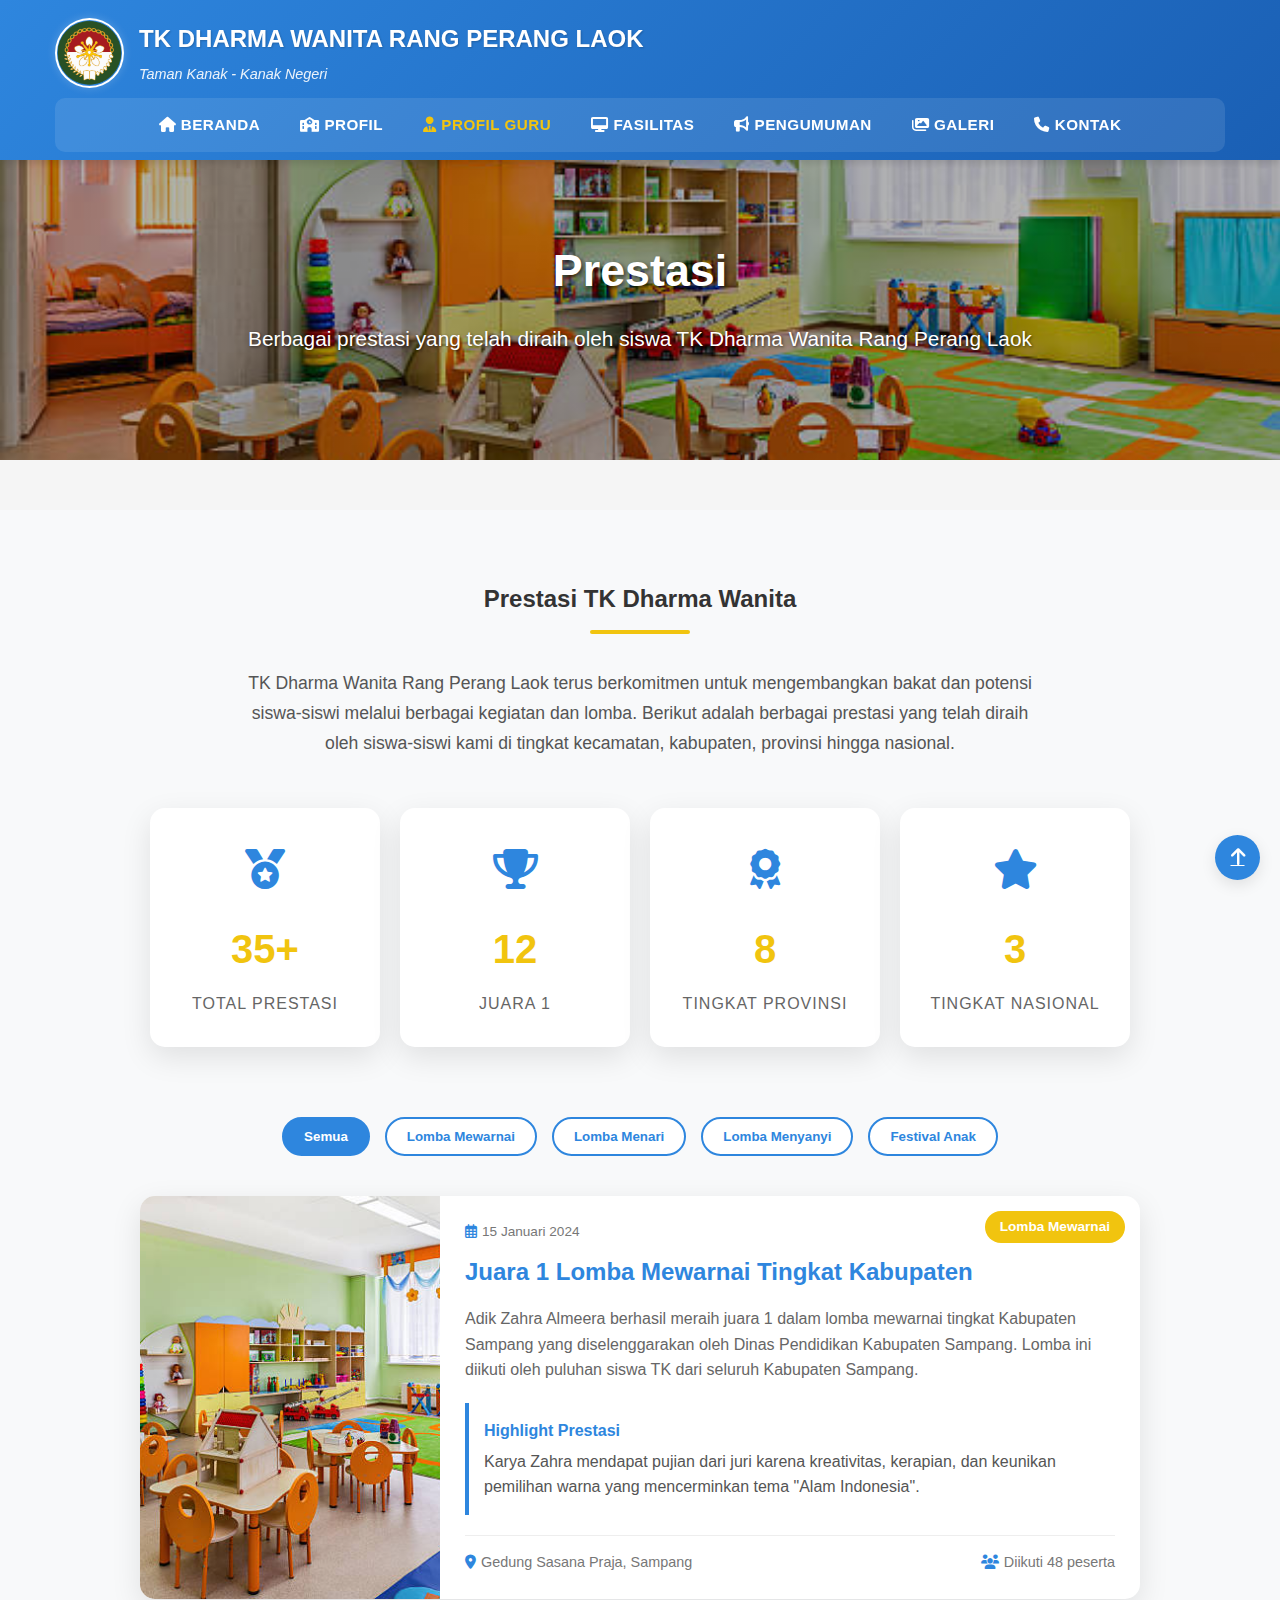
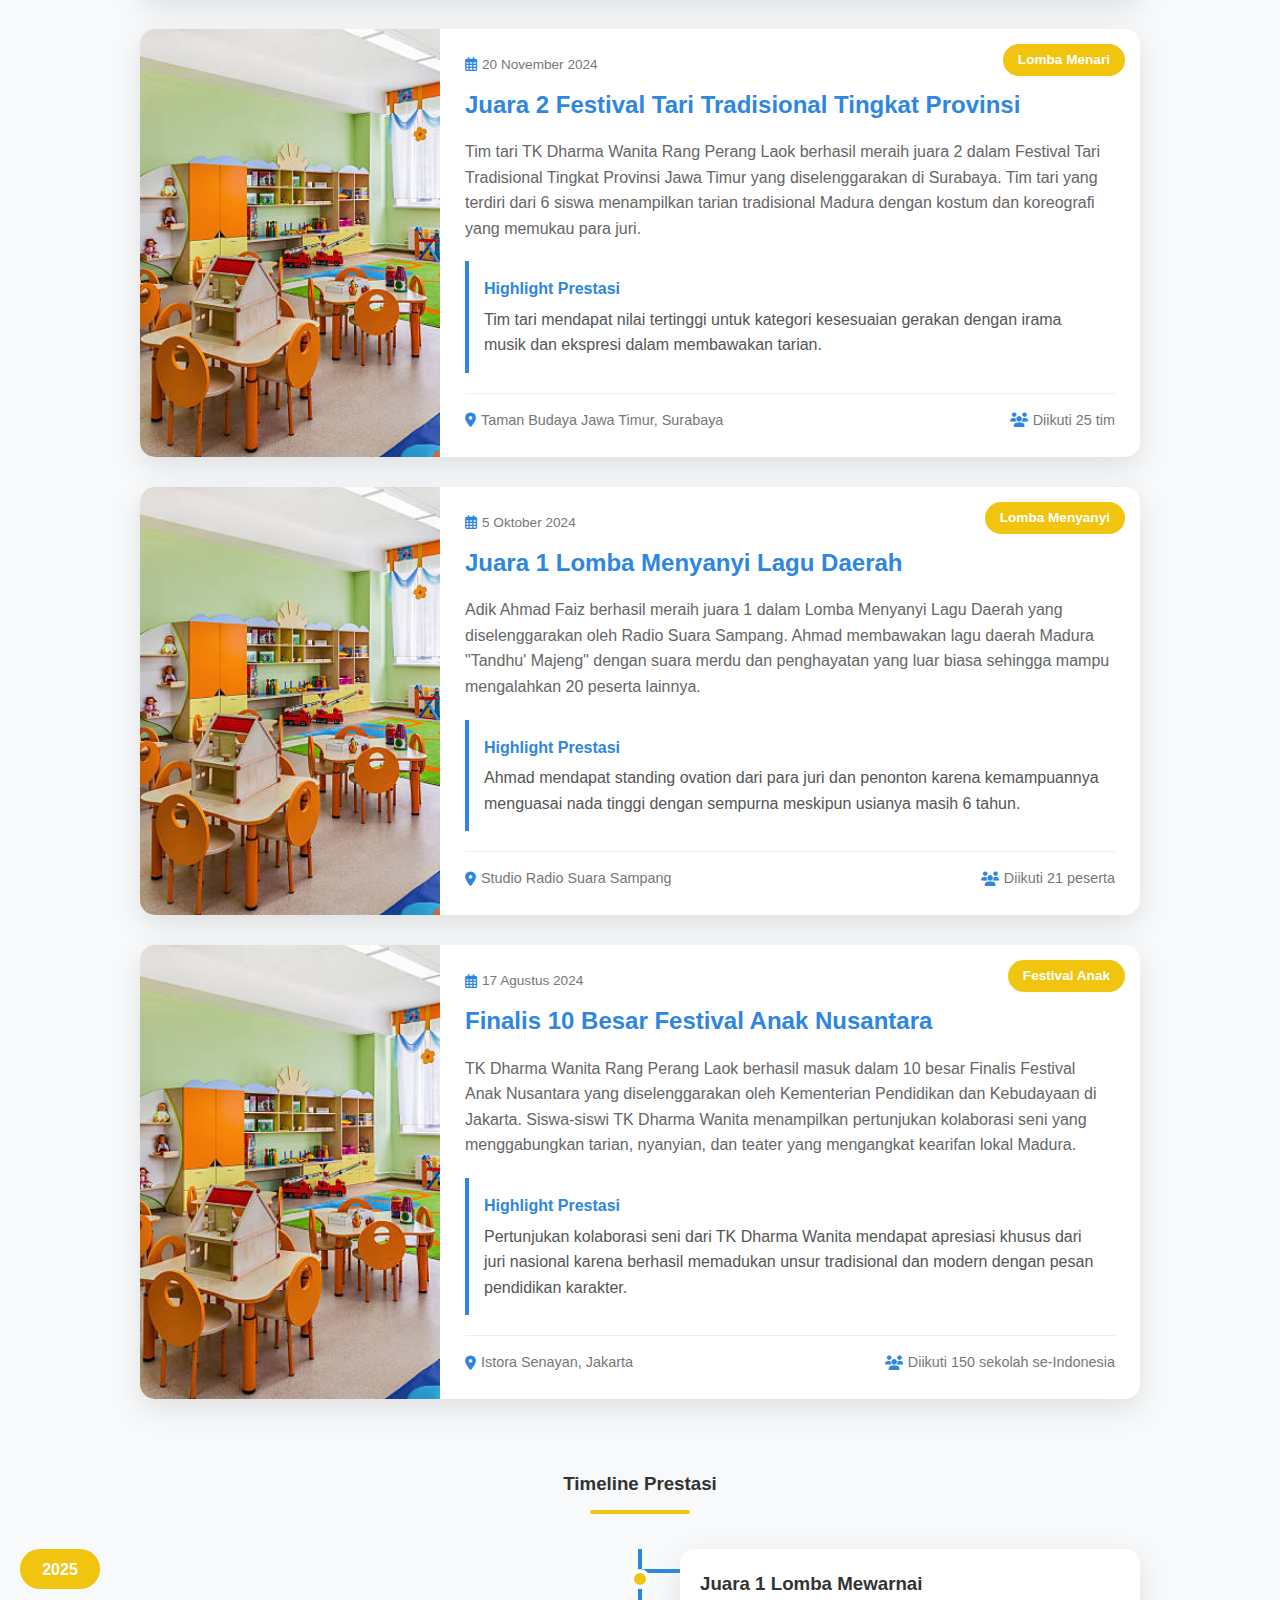
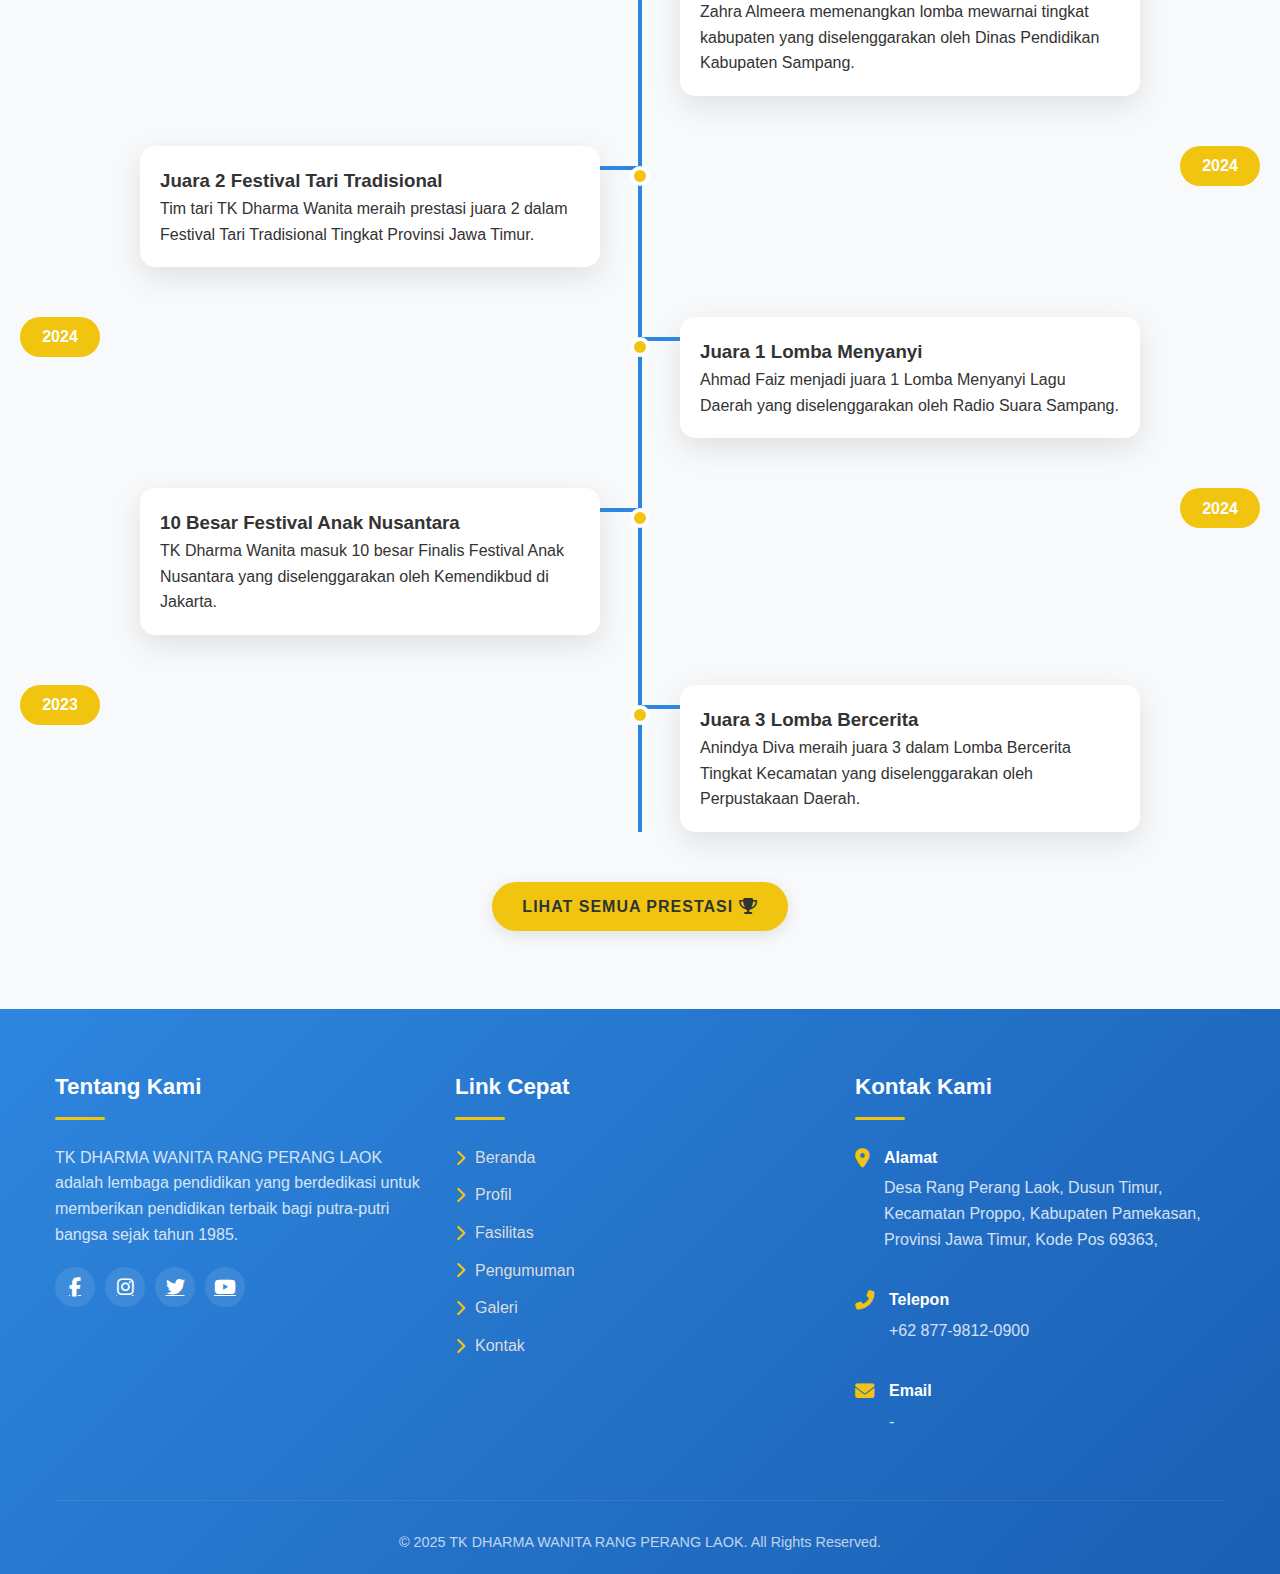
<file: prestasi.html>
<!DOCTYPE html>
<html lang="id">
  <head>
    <meta charset="UTF-8" />
    <meta name="viewport" content="width=device-width, initial-scale=1.0" />
    <title>Prestasi - TK DHARMA WANITA</title>
    <link rel="stylesheet" href="index.css" />
    <link
      rel="stylesheet"
      href="https://cdnjs.cloudflare.com/ajax/libs/font-awesome/6.4.0/css/all.min.css"
    />
    <style>
      .prestasi-section {
        padding: 70px 0;
        background-color: #f8f9fa;
      }
      
      .section-header {
        text-align: center;
        margin-bottom: 50px;
        position: relative;
      }
      
      .section-header:after {
        content: "";
        position: absolute;
        width: 100px;
        height: 4px;
        background-color: var(--secondary);
        bottom: -15px;
        left: 50%;
        transform: translateX(-50%);
        border-radius: 2px;
      }
      
      .section-intro {
        text-align: center;
        max-width: 800px;
        margin: 0 auto 50px;
      }
      
      .section-intro p {
        color: #555;
        font-size: 1.1rem;
        line-height: 1.7;
      }
      
      .filter-buttons {
        display: flex;
        justify-content: center;
        gap: 15px;
        margin-bottom: 40px;
        flex-wrap: wrap;
      }
      
      .filter-btn {
        padding: 10px 20px;
        background-color: white;
        border: 2px solid var(--primary);
        border-radius: 30px;
        color: var(--primary);
        font-weight: 600;
        cursor: pointer;
        transition: all 0.3s ease;
      }
      
      .filter-btn.active, .filter-btn:hover {
        background-color: var(--primary);
        color: white;
      }
      
      .prestasi-container {
        max-width: 1000px;
        margin: 0 auto 50px;
      }
      
      .prestasi-item {
        display: flex;
        background-color: white;
        border-radius: 15px;
        overflow: hidden;
        box-shadow: 0 10px 30px rgba(0, 0, 0, 0.1);
        margin-bottom: 30px;
        transition: all 0.3s ease;
      }
      
      .prestasi-item:hover {
        transform: translateY(-5px);
        box-shadow: 0 15px 35px rgba(0, 0, 0, 0.15);
      }
      
      .prestasi-image {
        width: 300px;
        flex-shrink: 0;
      }
      
      .prestasi-image img {
        width: 100%;
        height: 100%;
        object-fit: cover;
      }
      
      .prestasi-content {
        padding: 25px;
        flex-grow: 1;
        position: relative;
      }
      
      .prestasi-badge {
        position: absolute;
        top: 15px;
        right: 15px;
        background-color: var(--secondary);
        color: white;
        padding: 5px 15px;
        border-radius: 30px;
        font-size: 0.85rem;
        font-weight: 600;
      }
      
      .prestasi-date {
        font-size: 0.85rem;
        color: #777;
        display: flex;
        align-items: center;
        margin-bottom: 10px;
      }
      
      .prestasi-date i {
        margin-right: 5px;
        color: var(--primary);
      }
      
      .prestasi-title {
        font-size: 1.5rem;
        margin-bottom: 15px;
        color: var(--primary);
      }
      
      .prestasi-desc {
        color: #666;
        margin-bottom: 15px;
        line-height: 1.6;
      }
      
      .prestasi-meta {
        display: flex;
        justify-content: space-between;
        margin-top: 20px;
        border-top: 1px solid #eee;
        padding-top: 15px;
      }
      
      .prestasi-location,
      .prestasi-participants {
        display: flex;
        align-items: center;
        color: #777;
        font-size: 0.9rem;
      }
      
      .prestasi-location i,
      .prestasi-participants i {
        margin-right: 5px;
        color: var(--primary);
      }
      
      .achievement-highlight {
        background-color: rgba(var(--primary-rgb), 0.1);
        border-left: 4px solid var(--primary);
        padding: 15px;
        margin: 20px 0;
        border-radius: 0 5px 5px 0;
      }
      
      .achievement-highlight h4 {
        color: var(--primary);
        margin-bottom: 5px;
      }
      
      .achievement-highlight p {
        margin: 0;
        color: #555;
      }
      
      .prestasi-stats {
        display: flex;
        justify-content: space-between;
        max-width: 1000px;
        margin: 0 auto 50px;
        flex-wrap: wrap;
      }
      
      .stat-card {
        background-color: white;
        border-radius: 15px;
        padding: 30px;
        text-align: center;
        box-shadow: 0 10px 30px rgba(0, 0, 0, 0.1);
        flex: 1;
        min-width: 200px;
        margin: 0 10px 20px;
      }
      
      .stat-icon {
        font-size: 2.5rem;
        color: var(--primary);
        margin-bottom: 15px;
      }
      
      .stat-number {
        font-size: 2.5rem;
        font-weight: 700;
        color: var(--secondary);
        margin-bottom: 10px;
      }
      
      .stat-title {
        color: #555;
        font-size: 1rem;
      }
      
      .timeline {
        max-width: 1000px;
        margin: 50px auto;
        position: relative;
      }
      
      .timeline::before {
        content: '';
        position: absolute;
        top: 0;
        left: 50%;
        transform: translateX(-50%);
        width: 4px;
        height: 100%;
        background-color: var(--primary);
      }
      
      .timeline-item {
        position: relative;
        margin-bottom: 50px;
      }
      
      .timeline-content {
        position: relative;
        width: calc(50% - 40px);
        padding: 20px;
        background-color: white;
        border-radius: 15px;
        box-shadow: 0 10px 30px rgba(0, 0, 0, 0.1);
      }
      
      .timeline-item:nth-child(odd) .timeline-content {
        margin-left: auto;
      }
      
      .timeline-item:nth-child(even) .timeline-content::before {
        content: '';
        position: absolute;
        top: 20px;
        right: -40px;
        width: 40px;
        height: 4px;
        background-color: var(--primary);
      }
      
      .timeline-item:nth-child(odd) .timeline-content::before {
        content: '';
        position: absolute;
        top: 20px;
        left: -40px;
        width: 40px;
        height: 4px;
        background-color: var(--primary);
      }
      
      .timeline-date {
        position: absolute;
        top: 0;
        width: 80px;
        height: 40px;
        display: flex;
        align-items: center;
        justify-content: center;
        background-color: var(--secondary);
        color: white;
        border-radius: 30px;
        font-weight: 600;
      }
      
      .timeline-item:nth-child(odd) .timeline-date {
        left: -120px;
      }
      
      .timeline-item:nth-child(even) .timeline-date {
        right: -120px;
      }
      
      .timeline-dot {
        position: absolute;
        top: 20px;
        width: 20px;
        height: 20px;
        background-color: var(--secondary);
        border-radius: 50%;
        border: 4px solid white;
        left: 50%;
        transform: translateX(-50%);
        z-index: 2;
      }
      
      @media (max-width: 992px) {
        .prestasi-item {
          flex-direction: column;
        }
        
        .prestasi-image {
          width: 100%;
          height: 200px;
        }
        
        .timeline::before {
          left: 30px;
        }
        
        .timeline-content {
          width: calc(100% - 80px);
          margin-left: 80px !important;
        }
        
        .timeline-item:nth-child(odd) .timeline-content::before,
        .timeline-item:nth-child(even) .timeline-content::before {
          left: -40px;
          right: auto;
        }
        
        .timeline-dot {
          left: 30px;
          transform: none;
        }
        
        .timeline-item:nth-child(odd) .timeline-date,
        .timeline-item:nth-child(even) .timeline-date {
          left: 80px;
          right: auto;
          top: -40px;
        }
      }
      
      @media (max-width: 768px) {
        .filter-buttons {
          flex-direction: column;
          align-items: center;
        }
        
        .filter-btn {
          width: 80%;
        }
        
        .prestasi-meta {
          flex-direction: column;
          gap: 10px;
        }
      }
    </style>
  </head>
  <body>
    <header>
      <div class="container">
        <div class="header-top">
          <div class="logo">
            <img src="/img/logo.png" alt="Logo TK Dharma Wanita" />
            <div class="logo-text">
              <h1>TK DHARMA WANITA RANG PERANG LAOK</h1>
              <p>Taman Kanak - Kanak Negeri</p>
            </div>
          </div>
          <div class="mobile-toggle" id="mobileToggle">
            <i class="fas fa-bars"></i>
          </div>
        </div>
        <div class="nav-container" id="navContainer">
          <nav>
            <ul>
              <li>
                <a href="index"><i class="fas fa-home"></i> Beranda</a>
              </li>
              <li>
                <a href="profil"><i class="fas fa-school"></i> Profil</a>
              </li>
              <li class="active">
                <a href="profil-guru"><i class="fas fa-user-tie"></i> Profil Guru</a>
              </li>
              <li>
                <a href="fasilitas"><i class="fas fa-desktop"></i> Fasilitas</a>
              </li>
              <li>
                <a href="pengumuman"><i class="fas fa-bullhorn"></i> Pengumuman</a>
              </li>
              <li>
                <a href="galeri"><i class="fas fa-images"></i> Galeri</a>
              </li>
              <li>
                <a href="kontak"><i class="fas fa-phone"></i> Kontak</a>
              </li>
            </ul>
          </nav>
        </div>
      </div>
    </header>

    <div class="hero" style="height: 300px;">
      <img src="img/HERO.jpg" alt="Foto Sekolah" />
      <div class="hero-content">
        <h2>Prestasi</h2>
        <p>Berbagai prestasi yang telah diraih oleh siswa TK Dharma Wanita Rang Perang Laok</p>
      </div>
    </div>

    <section class="prestasi-section">
      <div class="container">
        <div class="section-intro">
          <h2 class="section-header">Prestasi TK Dharma Wanita</h2>
          <p>TK Dharma Wanita Rang Perang Laok terus berkomitmen untuk mengembangkan bakat dan potensi siswa-siswi melalui berbagai kegiatan dan lomba. Berikut adalah berbagai prestasi yang telah diraih oleh siswa-siswi kami di tingkat kecamatan, kabupaten, provinsi hingga nasional.</p>
        </div>

        <div class="prestasi-stats">
          <div class="stat-card">
            <div class="stat-icon">
              <i class="fas fa-medal"></i>
            </div>
            <div class="stat-number">35+</div>
            <div class="stat-title">Total Prestasi</div>
          </div>
          <div class="stat-card">
            <div class="stat-icon">
              <i class="fas fa-trophy"></i>
            </div>
            <div class="stat-number">12</div>
            <div class="stat-title">Juara 1</div>
          </div>
          <div class="stat-card">
            <div class="stat-icon">
              <i class="fas fa-award"></i>
            </div>
            <div class="stat-number">8</div>
            <div class="stat-title">Tingkat Provinsi</div>
          </div>
          <div class="stat-card">
            <div class="stat-icon">
              <i class="fas fa-star"></i>
            </div>
            <div class="stat-number">3</div>
            <div class="stat-title">Tingkat Nasional</div>
          </div>
        </div>

        <div class="filter-buttons">
          <button class="filter-btn active">Semua</button>
          <button class="filter-btn">Lomba Mewarnai</button>
          <button class="filter-btn">Lomba Menari</button>
          <button class="filter-btn">Lomba Menyanyi</button>
          <button class="filter-btn">Festival Anak</button>
        </div>

        <div class="prestasi-container">
          <!-- Prestasi 1 -->
          <div class="prestasi-item">
            <div class="prestasi-image">
              <img src="/img/HERO.jpg" alt="Juara Lomba Mewarnai" />
            </div>
            <div class="prestasi-content">
              <span class="prestasi-badge">Lomba Mewarnai</span>
              <div class="prestasi-date">
                <i class="far fa-calendar-alt"></i> 15 Januari 2024
              </div>
              <h3 class="prestasi-title">Juara 1 Lomba Mewarnai Tingkat Kabupaten</h3>
              <p class="prestasi-desc">Adik Zahra Almeera berhasil meraih juara 1 dalam lomba mewarnai tingkat Kabupaten Sampang yang diselenggarakan oleh Dinas Pendidikan Kabupaten Sampang. Lomba ini diikuti oleh puluhan siswa TK dari seluruh Kabupaten Sampang.</p>
              
              <div class="achievement-highlight">
                <h4>Highlight Prestasi</h4>
                <p>Karya Zahra mendapat pujian dari juri karena kreativitas, kerapian, dan keunikan pemilihan warna yang mencerminkan tema "Alam Indonesia".</p>
              </div>
              
              <div class="prestasi-meta">
                <div class="prestasi-location">
                  <i class="fas fa-map-marker-alt"></i> Gedung Sasana Praja, Sampang
                </div>
                <div class="prestasi-participants">
                  <i class="fas fa-users"></i> Diikuti 48 peserta
                </div>
              </div>
            </div>
          </div>
          
          <!-- Prestasi 2 -->
          <div class="prestasi-item">
            <div class="prestasi-image">
              <img src="/img/HERO.jpg" alt="Juara Festival Tari" />
            </div>
            <div class="prestasi-content">
              <span class="prestasi-badge">Lomba Menari</span>
              <div class="prestasi-date">
                <i class="far fa-calendar-alt"></i> 20 November 2024
              </div>
              <h3 class="prestasi-title">Juara 2 Festival Tari Tradisional Tingkat Provinsi</h3>
              <p class="prestasi-desc">Tim tari TK Dharma Wanita Rang Perang Laok berhasil meraih juara 2 dalam Festival Tari Tradisional Tingkat Provinsi Jawa Timur yang diselenggarakan di Surabaya. Tim tari yang terdiri dari 6 siswa menampilkan tarian tradisional Madura dengan kostum dan koreografi yang memukau para juri.</p>
              
              <div class="achievement-highlight">
                <h4>Highlight Prestasi</h4>
                <p>Tim tari mendapat nilai tertinggi untuk kategori kesesuaian gerakan dengan irama musik dan ekspresi dalam membawakan tarian.</p>
              </div>
              
              <div class="prestasi-meta">
                <div class="prestasi-location">
                  <i class="fas fa-map-marker-alt"></i> Taman Budaya Jawa Timur, Surabaya
                </div>
                <div class="prestasi-participants">
                  <i class="fas fa-users"></i> Diikuti 25 tim
                </div>
              </div>
            </div>
          </div>
          
          <!-- Prestasi 3 -->
          <div class="prestasi-item">
            <div class="prestasi-image">
              <img src="/img/HERO.jpg" alt="Juara Menyanyi" />
            </div>
            <div class="prestasi-content">
              <span class="prestasi-badge">Lomba Menyanyi</span>
              <div class="prestasi-date">
                <i class="far fa-calendar-alt"></i> 5 Oktober 2024
              </div>
              <h3 class="prestasi-title">Juara 1 Lomba Menyanyi Lagu Daerah</h3>
              <p class="prestasi-desc">Adik Ahmad Faiz berhasil meraih juara 1 dalam Lomba Menyanyi Lagu Daerah yang diselenggarakan oleh Radio Suara Sampang. Ahmad membawakan lagu daerah Madura "Tandhu' Majeng" dengan suara merdu dan penghayatan yang luar biasa sehingga mampu mengalahkan 20 peserta lainnya.</p>
              
              <div class="achievement-highlight">
                <h4>Highlight Prestasi</h4>
                <p>Ahmad mendapat standing ovation dari para juri dan penonton karena kemampuannya menguasai nada tinggi dengan sempurna meskipun usianya masih 6 tahun.</p>
              </div>
              
              <div class="prestasi-meta">
                <div class="prestasi-location">
                  <i class="fas fa-map-marker-alt"></i> Studio Radio Suara Sampang
                </div>
                <div class="prestasi-participants">
                  <i class="fas fa-users"></i> Diikuti 21 peserta
                </div>
              </div>
            </div>
          </div>
          
          <!-- Prestasi 4 -->
          <div class="prestasi-item">
            <div class="prestasi-image">
              <img src="/img/HERO.jpg" alt="Festival Anak Nusantara" />
            </div>
            <div class="prestasi-content">
              <span class="prestasi-badge">Festival Anak</span>
              <div class="prestasi-date">
                <i class="far fa-calendar-alt"></i> 17 Agustus 2024
              </div>
              <h3 class="prestasi-title">Finalis 10 Besar Festival Anak Nusantara</h3>
              <p class="prestasi-desc">TK Dharma Wanita Rang Perang Laok berhasil masuk dalam 10 besar Finalis Festival Anak Nusantara yang diselenggarakan oleh Kementerian Pendidikan dan Kebudayaan di Jakarta. Siswa-siswi TK Dharma Wanita menampilkan pertunjukan kolaborasi seni yang menggabungkan tarian, nyanyian, dan teater yang mengangkat kearifan lokal Madura.</p>
              
              <div class="achievement-highlight">
                <h4>Highlight Prestasi</h4>
                <p>Pertunjukan kolaborasi seni dari TK Dharma Wanita mendapat apresiasi khusus dari juri nasional karena berhasil memadukan unsur tradisional dan modern dengan pesan pendidikan karakter.</p>
              </div>
              
              <div class="prestasi-meta">
                <div class="prestasi-location">
                  <i class="fas fa-map-marker-alt"></i> Istora Senayan, Jakarta
                </div>
                <div class="prestasi-participants">
                  <i class="fas fa-users"></i> Diikuti 150 sekolah se-Indonesia
                </div>
              </div>
            </div>
          </div>
        </div>
        
        <h3 class="section-header" style="margin-top: 70px;">Timeline Prestasi</h3>
        
        <div class="timeline">
          <!-- Timeline Item 1 -->
          <div class="timeline-item">
            <div class="timeline-date">2025</div>
            <div class="timeline-dot"></div>
            <div class="timeline-content">
              <h3>Juara 1 Lomba Mewarnai</h3>
              <p>Zahra Almeera memenangkan lomba mewarnai tingkat kabupaten yang diselenggarakan oleh Dinas Pendidikan Kabupaten Sampang.</p>
            </div>
          </div>
          
          <!-- Timeline Item 2 -->
          <div class="timeline-item">
            <div class="timeline-date">2024</div>
            <div class="timeline-dot"></div>
            <div class="timeline-content">
              <h3>Juara 2 Festival Tari Tradisional</h3>
              <p>Tim tari TK Dharma Wanita meraih prestasi juara 2 dalam Festival Tari Tradisional Tingkat Provinsi Jawa Timur.</p>
            </div>
          </div>
          
          <!-- Timeline Item 3 -->
          <div class="timeline-item">
            <div class="timeline-date">2024</div>
            <div class="timeline-dot"></div>
            <div class="timeline-content">
              <h3>Juara 1 Lomba Menyanyi</h3>
              <p>Ahmad Faiz menjadi juara 1 Lomba Menyanyi Lagu Daerah yang diselenggarakan oleh Radio Suara Sampang.</p>
            </div>
          </div>
          
          <!-- Timeline Item 4 -->
          <div class="timeline-item">
            <div class="timeline-date">2024</div>
            <div class="timeline-dot"></div>
            <div class="timeline-content">
              <h3>10 Besar Festival Anak Nusantara</h3>
              <p>TK Dharma Wanita masuk 10 besar Finalis Festival Anak Nusantara yang diselenggarakan oleh Kemendikbud di Jakarta.</p>
            </div>
          </div>
          
          <!-- Timeline Item 5 -->
          <div class="timeline-item">
            <div class="timeline-date">2023</div>
            <div class="timeline-dot"></div>
            <div class="timeline-content">
              <h3>Juara 3 Lomba Bercerita</h3>
              <p>Anindya Diva meraih juara 3 dalam Lomba Bercerita Tingkat Kecamatan yang diselenggarakan oleh Perpustakaan Daerah.</p>
            </div>
          </div>
        </div>
        
        <div style="text-align: center; margin-top: 40px;">
          <a href="#" class="btn">Lihat Semua Prestasi <i class="fas fa-trophy"></i></a>
        </div>
      </div>
    </section>

    <footer>
      <div class="container">
        <div class="footer-content">
          <div class="footer-col">
            <h3>Tentang Kami</h3>
            <p>
              TK DHARMA WANITA RANG PERANG LAOK adalah lembaga pendidikan yang
              berdedikasi untuk memberikan pendidikan terbaik bagi putra-putri
              bangsa sejak tahun 1985.
            </p>
            <div class="social-links">
              <a href="#"><i class="fab fa-facebook-f"></i></a>
              <a href="#"><i class="fab fa-instagram"></i></a>
              <a href="#"><i class="fab fa-twitter"></i></a>
              <a href="#"><i class="fab fa-youtube"></i></a>
            </div>
          </div>
          <div class="footer-col">
            <h3>Link Cepat</h3>
            <ul>
              <li>
                <a href="index.html"><i class="fas fa-chevron-right"></i> Beranda</a>
              </li>
              <li>
                <a href="profil.html"><i class="fas fa-chevron-right"></i> Profil</a>
              </li>
              <li>
                <a href="fasilitas.html"><i class="fas fa-chevron-right"></i> Fasilitas</a>
              </li>
              
              <li>
                <a href="pengumuman.html"><i class="fas fa-chevron-right"></i> Pengumuman</a>
              </li>
              <li>
                <a href="galeri.html"><i class="fas fa-chevron-right"></i> Galeri</a>
              </li>
              <li>
                <a href="kontak.html"><i class="fas fa-chevron-right"></i> Kontak</a>
              </li>
            </ul>
          </div>
          <div class="footer-col">
            <h3>Kontak Kami</h3>
            <div class="contact-info">
              <i class="fas fa-map-marker-alt"></i>
              <div>
                <h4>Alamat</h4>
                <p>
                  Desa Rang Perang Laok, Dusun Timur, Kecamatan Proppo, Kabupaten Pamekasan, Provinsi Jawa Timur, Kode Pos 69363,
                </p>
              </div>
            </div>
            <div class="contact-info">
              <i class="fas fa-phone-alt"></i>
              <div>
                <h4>Telepon</h4>
                <p>+62 877-9812-0900</p>
              </div>
            </div>
            <div class="contact-info">
              <i class="fas fa-envelope"></i>
              <div>
                <h4>Email</h4>
                <p>-</p>
              </div>
            </div>
          </div>
        </div>
        <div class="copyright">
          <p>
            &copy; 2025 TK DHARMA WANITA RANG PERANG LAOK. All Rights Reserved.
          </p>
        </div>
      </div>
    </footer>

    <a href="#" class="back-to-top active"><i class="fas fa-arrow-up"></i></a>

    <script>
      // Mobile Navigation Toggle
      const mobileToggle = document.getElementById('mobileToggle');
      const navContainer = document.getElementById('navContainer');
      
      mobileToggle.addEventListener('click', () => {
        navContainer.classList.toggle('active');
      });
      
      // Back to Top Button
      const backToTop = document.querySelector('.back-to-top');
      
      window.addEventListener('scroll', () => {
        if (window.pageYOffset > 300) {
          backToTop.classList.add('active');
        } else {
          backToTop.classList.remove('active');
        }
      });
      
      // Filter Buttons
      const filterButtons = document.querySelectorAll('.filter-btn');
      
      filterButtons.forEach(button => {
        button.addEventListener('click', () => {
          filterButtons.forEach(btn => btn.classList.remove('active'));
          button.classList.add('active');
          
          // Here you would add filtering functionality
          // This is just a UI demo without the actual filtering
        });
      });
    </script>
  </body>
</html>
</file>
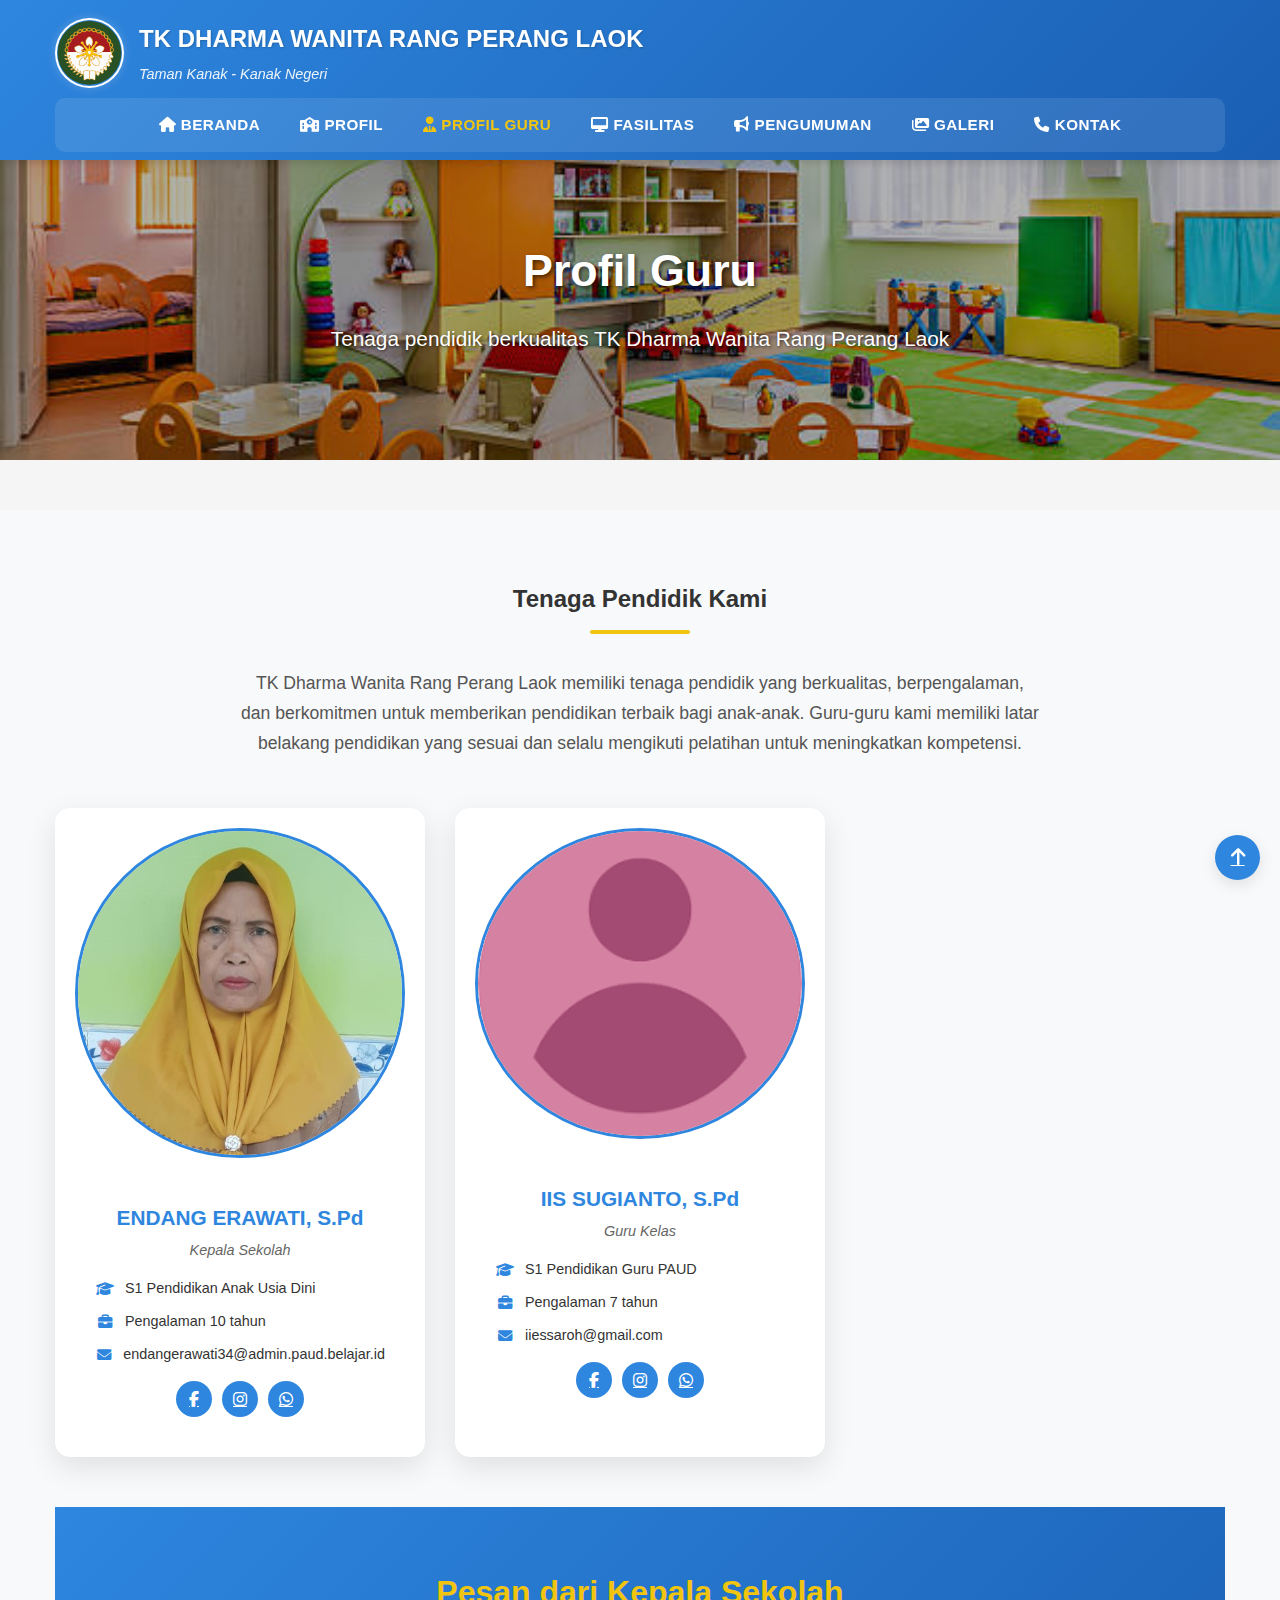
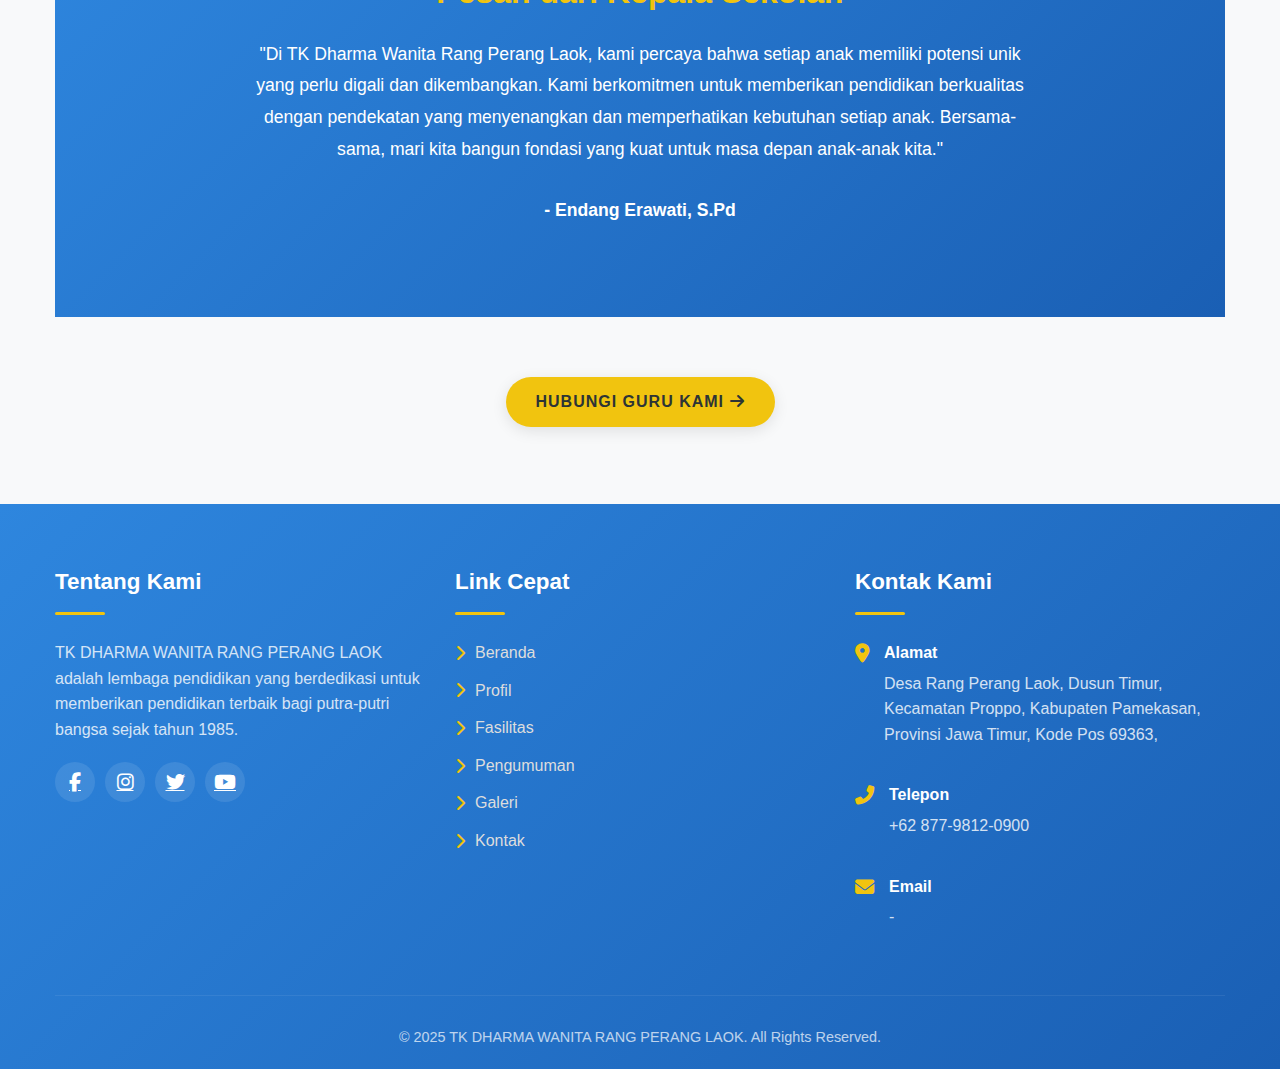
<file: profil-guru.html>
<!DOCTYPE html>
<html lang="id">
  <head>
    <meta charset="UTF-8" />
    <meta name="viewport" content="width=device-width, initial-scale=1.0" />
    <title>Profil Guru - TK DHARMA WANITA</title>
    <link rel="stylesheet" href="index.css" />
    <link
      rel="stylesheet"
      href="https://cdnjs.cloudflare.com/ajax/libs/font-awesome/6.4.0/css/all.min.css"
    />
    <style>
      .profile-section {
        padding: 70px 0;
        background-color: #f8f9fa;
      }
      
      .profile-header {
        text-align: center;
        margin-bottom: 50px;
        position: relative;
      }
      
      .profile-header:after {
        content: "";
        position: absolute;
        width: 100px;
        height: 4px;
        background-color: var(--secondary);
        bottom: -15px;
        left: 50%;
        transform: translateX(-50%);
        border-radius: 2px;
      }
      
      .teachers-container {
        display: grid;
        grid-template-columns: repeat(auto-fill, minmax(280px, 1fr));
        gap: 30px;
        margin-bottom: 50px;
      }
      
      .teacher-card {
        background-color: white;
        border-radius: 15px;
        overflow: hidden;
        box-shadow: 0 10px 30px rgba(0, 0, 0, 0.1);
        transition: all 0.3s ease;
      }
      
      .teacher-card:hover {
        transform: translateY(-10px);
        box-shadow: 0 15px 35px rgba(0, 0, 0, 0.15);
      }
      
      .teacher-image {
        height: auto;
        width: auto;
        overflow: hidden;
        position: relative;
      }
      
      .teacher-image img {
        width: 100%;
        height: 100%;
        object-fit: cover;
        transition: transform 0.5s ease;
      }
      
      .teacher-card:hover .teacher-image img {
        transform: scale(1.05);
      }
      
      .teacher-info {
        padding: 20px;
        text-align: center;
      }
      
      .teacher-name {
        font-size: 1.3rem;
        font-weight: 600;
        color: var(--primary);
        margin-bottom: 5px;
      }
      
      .teacher-position {
        font-size: 0.9rem;
        color: var(--secondary);
        margin-bottom: 15px;
        font-weight: 500;
      }
      
      .teacher-social {
        display: flex;
        justify-content: center;
        gap: 10px;
        margin-top: 15px;
      }
      
      .teacher-social a {
        width: 36px;
        height: 36px;
        border-radius: 50%;
        background-color: var(--primary);
        color: white;
        display: flex;
        align-items: center;
        justify-content: center;
        transition: all 0.3s ease;
      }
      
      .teacher-social a:hover {
        background-color: var(--secondary);
        transform: translateY(-3px);
      }
      
      .section-intro {
        text-align: center;
        max-width: 800px;
        margin: 0 auto 50px;
      }
      
      .section-intro p {
        color: #555;
        font-size: 1.1rem;
        line-height: 1.7;
      }
      
      .teacher-details {
        display: flex;
        flex-direction: column;
        gap: 10px;
        margin-top: 15px;
        font-size: 0.9rem;
      }
      
      .teacher-detail {
        display: flex;
        align-items: center;
        gap: 10px;
      }
      
      .teacher-detail i {
        color: var(--primary);
        width: 20px;
      }
      
      .message-section {
        background: linear-gradient(135deg, var(--primary) 0%, #1a5fb4 100%);
        color: white;
        padding: 60px 0;
        text-align: center;
        margin-bottom: 60px;
      }
      
      .message-content {
        max-width: 800px;
        margin: 0 auto;
      }
      
      .message-content h3 {
        font-size: 2rem;
        margin-bottom: 20px;
        color: var(--secondary);
      }
      
      .message-content p {
        font-size: 1.1rem;
        line-height: 1.8;
        margin-bottom: 30px;
      }
      
      .filter-buttons {
        display: flex;
        justify-content: center;
        gap: 15px;
        margin-bottom: 40px;
        flex-wrap: wrap;
      }
      
      .filter-btn {
        padding: 10px 20px;
        background-color: white;
        border: 2px solid var(--primary);
        border-radius: 30px;
        color: var(--primary);
        font-weight: 600;
        cursor: pointer;
        transition: all 0.3s ease;
      }
      
      .filter-btn.active, .filter-btn:hover {
        background-color: var(--primary);
        color: white;
      }
      
      @media (max-width: 768px) {
        .teachers-container {
          grid-template-columns: repeat(auto-fill, minmax(250px, 1fr));
        }
      }
      
      @media (max-width: 576px) {
        .filter-buttons {
          flex-direction: column;
          align-items: center;
        }
        
        .filter-btn {
          width: 80%;
        }
      }
    </style>
  </head>
  <body>
    <header>
      <div class="container">
        <div class="header-top">
          <div class="logo">
            <img src="/img/logo.png" alt="Logo TK Dharma Wanita" />
            <div class="logo-text">
              <h1>TK DHARMA WANITA RANG PERANG LAOK</h1>
              <p>Taman Kanak - Kanak Negeri</p>
            </div>
          </div>
          <div class="mobile-toggle" id="mobileToggle">
            <i class="fas fa-bars"></i>
          </div>
        </div>
        <div class="nav-container" id="navContainer">
          <nav>
            <ul>
              <li>
                <a href="index"><i class="fas fa-home"></i> Beranda</a>
              </li>
              <li>
                <a href="profil"><i class="fas fa-school"></i> Profil</a>
              </li>
              <li class="active">
                <a href="profil-guru"><i class="fas fa-user-tie"></i> Profil Guru</a>
              </li>
              <li>
                <a href="fasilitas"><i class="fas fa-desktop"></i> Fasilitas</a>
              </li>
              <li>
                <a href="pengumuman"><i class="fas fa-bullhorn"></i> Pengumuman</a>
              </li>
              <li>
                <a href="galeri"><i class="fas fa-images"></i> Galeri</a>
              </li>
              <li>
                <a href="kontak"><i class="fas fa-phone"></i> Kontak</a>
              </li>
            </ul>
          </nav>
        </div>
      </div>
    </header>

    <div class="hero" style="height: 300px;">
      <img src="img/HERO.jpg" alt="Foto Sekolah" />
      <div class="hero-content">
        <h2>Profil Guru</h2>
        <p>Tenaga pendidik berkualitas TK Dharma Wanita Rang Perang Laok</p>
      </div>
    </div>

    <section class="profile-section">
      <div class="container">
        <div class="section-intro">
          <h2 class="profile-header">Tenaga Pendidik Kami</h2>
          <p>TK Dharma Wanita Rang Perang Laok memiliki tenaga pendidik yang berkualitas, berpengalaman, dan berkomitmen untuk memberikan pendidikan terbaik bagi anak-anak. Guru-guru kami memiliki latar belakang pendidikan yang sesuai dan selalu mengikuti pelatihan untuk meningkatkan kompetensi.</p>
        </div>

        <!-- <div class="filter-buttons">
          <button class="filter-btn active">Semua</button>
          <button class="filter-btn">Kepala Sekolah</button>
          <button class="filter-btn">Guru Kelas</button>
          <button class="filter-btn">Staf Administrasi</button>
        </div> -->

        <div class="teachers-container">
          <!-- Kepala Sekolah -->
          <div class="teacher-card">
            <div class="teacher-image">
              <img src="img/kepsek.jpg" alt="Kepala Sekolah" />
            </div>
            <div class="teacher-info">
              <h3 class="teacher-name">ENDANG ERAWATI, S.Pd</h3>
              <p class="teacher-position">Kepala Sekolah</p>
              <div class="teacher-details">
                <div class="teacher-detail">
                  <i class="fas fa-graduation-cap"></i>
                  <span>S1 Pendidikan Anak Usia Dini</span>
                </div>
                <div class="teacher-detail">
                  <i class="fas fa-briefcase"></i>
                  <span>Pengalaman 10 tahun</span>
                </div>
                <div class="teacher-detail">
                  <i class="fas fa-envelope"></i>
                  <span>endangerawati34@admin.paud.belajar.id</span>
                </div>
              </div>
              <div class="teacher-social">
                <a href="#"><i class="fab fa-facebook-f"></i></a>
                <a href="#"><i class="fab fa-instagram"></i></a>
                <a href="#"><i class="fab fa-whatsapp"></i></a>
              </div>
            </div>
          </div>

          <!-- Guru Kelas A -->
          <div class="teacher-card">
            <div class="teacher-image">
              <img src="img/pp.png" alt="Guru Kelas A" />
            </div>
            <div class="teacher-info">
              <h3 class="teacher-name">IIS SUGIANTO, S.Pd</h3>
              <p class="teacher-position">Guru Kelas</p>
              <div class="teacher-details">
                <div class="teacher-detail">
                  <i class="fas fa-graduation-cap"></i>
                  <span>S1 Pendidikan Guru PAUD</span>
                </div>
                <div class="teacher-detail">
                  <i class="fas fa-briefcase"></i>
                  <span>Pengalaman 7 tahun</span>
                </div>
                <div class="teacher-detail">
                  <i class="fas fa-envelope"></i>
                  <span>iiessaroh@gmail.com</span>
                </div>
              </div>
              <div class="teacher-social">
                <a href="#"><i class="fab fa-facebook-f"></i></a>
                <a href="#"><i class="fab fa-instagram"></i></a>
                <a href="#"><i class="fab fa-whatsapp"></i></a>
              </div>
            </div>
          </div>

          <!-- Guru Kelas B -->
          <!-- <div class="teacher-card">
            <div class="teacher-image">
              <img src="/api/placeholder/400/500" alt="Guru Kelas B" />
            </div>
            <div class="teacher-info">
              <h3 class="teacher-name">Ibu Dewi Rahmawati, S.Pd</h3>
              <p class="teacher-position">Guru Kelas B</p>
              <div class="teacher-details">
                <div class="teacher-detail">
                  <i class="fas fa-graduation-cap"></i>
                  <span>S1 Pendidikan Anak Usia Dini</span>
                </div>
                <div class="teacher-detail">
                  <i class="fas fa-briefcase"></i>
                  <span>Pengalaman 6 tahun</span>
                </div>
                <div class="teacher-detail">
                  <i class="fas fa-envelope"></i>
                  <span>dewi@example.com</span>
                </div>
              </div>
              <div class="teacher-social">
                <a href="#"><i class="fab fa-facebook-f"></i></a>
                <a href="#"><i class="fab fa-instagram"></i></a>
                <a href="#"><i class="fab fa-whatsapp"></i></a>
              </div>
            </div>
          </div> -->

          <!-- Guru Pendamping A -->
          <!-- <div class="teacher-card">
            <div class="teacher-image">
              <img src="/api/placeholder/400/500" alt="Guru Pendamping" />
            </div>
            <div class="teacher-info">
              <h3 class="teacher-name">Ibu Rina Agustina</h3>
              <p class="teacher-position">Guru Pendamping Kelas A</p>
              <div class="teacher-details">
                <div class="teacher-detail">
                  <i class="fas fa-graduation-cap"></i>
                  <span>D3 Pendidikan Anak Usia Dini</span>
                </div>
                <div class="teacher-detail">
                  <i class="fas fa-briefcase"></i>
                  <span>Pengalaman 4 tahun</span>
                </div>
                <div class="teacher-detail">
                  <i class="fas fa-envelope"></i>
                  <span>rina@example.com</span>
                </div>
              </div>
              <div class="teacher-social">
                <a href="#"><i class="fab fa-facebook-f"></i></a>
                <a href="#"><i class="fab fa-instagram"></i></a>
                <a href="#"><i class="fab fa-whatsapp"></i></a>
              </div>
            </div>
          </div> -->

          <!-- Guru Pendamping B -->
          <!-- <div class="teacher-card">
            <div class="teacher-image">
              <img src="/api/placeholder/400/500" alt="Guru Pendamping" />
            </div>
            <div class="teacher-info">
              <h3 class="teacher-name">Ibu Sinta Purnama</h3>
              <p class="teacher-position">Guru Pendamping Kelas B</p>
              <div class="teacher-details">
                <div class="teacher-detail">
                  <i class="fas fa-graduation-cap"></i>
                  <span>D3 Pendidikan Guru PAUD</span>
                </div>
                <div class="teacher-detail">
                  <i class="fas fa-briefcase"></i>
                  <span>Pengalaman 3 tahun</span>
                </div>
                <div class="teacher-detail">
                  <i class="fas fa-envelope"></i>
                  <span>sinta@example.com</span>
                </div>
              </div>
              <div class="teacher-social">
                <a href="#"><i class="fab fa-facebook-f"></i></a>
                <a href="#"><i class="fab fa-instagram"></i></a>
                <a href="#"><i class="fab fa-whatsapp"></i></a>
              </div>
            </div>
          </div> -->

          <!-- Guru Seni -->
          <!-- <div class="teacher-card">
            <div class="teacher-image">
              <img src="/api/placeholder/400/500" alt="Guru Seni" />
            </div>
            <div class="teacher-info">
              <h3 class="teacher-name">Ibu Maya Indah, S.Sn</h3>
              <p class="teacher-position">Guru Seni & Kreativitas</p>
              <div class="teacher-details">
                <div class="teacher-detail">
                  <i class="fas fa-graduation-cap"></i>
                  <span>S1 Seni Rupa</span>
                </div>
                <div class="teacher-detail">
                  <i class="fas fa-briefcase"></i>
                  <span>Pengalaman 5 tahun</span>
                </div>
                <div class="teacher-detail">
                  <i class="fas fa-envelope"></i>
                  <span>maya@example.com</span>
                </div>
              </div>
              <div class="teacher-social">
                <a href="#"><i class="fab fa-facebook-f"></i></a>
                <a href="#"><i class="fab fa-instagram"></i></a>
                <a href="#"><i class="fab fa-whatsapp"></i></a>
              </div>
            </div>
          </div> -->

          <!-- Staf Administrasi -->
          <!-- <div class="teacher-card">
            <div class="teacher-image">
              <img src="/api/placeholder/400/500" alt="Staf Administrasi" />
            </div>
            <div class="teacher-info">
              <h3 class="teacher-name">Bapak Ahmad Rizki</h3>
              <p class="teacher-position">Staf Administrasi</p>
              <div class="teacher-details">
                <div class="teacher-detail">
                  <i class="fas fa-graduation-cap"></i>
                  <span>S1 Manajemen Pendidikan</span>
                </div>
                <div class="teacher-detail">
                  <i class="fas fa-briefcase"></i>
                  <span>Pengalaman 4 tahun</span>
                </div>
                <div class="teacher-detail">
                  <i class="fas fa-envelope"></i>
                  <span>ahmad@example.com</span>
                </div>
              </div>
              <div class="teacher-social">
                <a href="#"><i class="fab fa-facebook-f"></i></a>
                <a href="#"><i class="fab fa-instagram"></i></a>
                <a href="#"><i class="fab fa-whatsapp"></i></a>
              </div>
            </div>
          </div> -->

          <!-- Petugas Keamanan -->
          <!-- <div class="teacher-card">
            <div class="teacher-image">
              <img src="/api/placeholder/400/500" alt="Petugas Keamanan" />
            </div>
            <div class="teacher-info">
              <h3 class="teacher-name">Bapak Supriadi</h3>
              <p class="teacher-position">Petugas Keamanan</p>
              <div class="teacher-details">
                <div class="teacher-detail">
                  <i class="fas fa-graduation-cap"></i>
                  <span>SMA</span>
                </div>
                <div class="teacher-detail">
                  <i class="fas fa-briefcase"></i>
                  <span>Pengalaman 5 tahun</span>
                </div>
                <div class="teacher-detail">
                  <i class="fas fa-envelope"></i>
                  <span>supriadi@example.com</span>
                </div>
              </div>
              <div class="teacher-social">
                <a href="#"><i class="fab fa-facebook-f"></i></a>
                <a href="#"><i class="fab fa-instagram"></i></a>
                <a href="#"><i class="fab fa-whatsapp"></i></a>
              </div>
            </div>
          </div> -->
        </div>

        <div class="message-section">
          <div class="message-content">
            <h3>Pesan dari Kepala Sekolah</h3>
            <p>"Di TK Dharma Wanita Rang Perang Laok, kami percaya bahwa setiap anak memiliki potensi unik yang perlu digali dan dikembangkan. Kami berkomitmen untuk memberikan pendidikan berkualitas dengan pendekatan yang menyenangkan dan memperhatikan kebutuhan setiap anak. Bersama-sama, mari kita bangun fondasi yang kuat untuk masa depan anak-anak kita."</p>
            <p><strong>- Endang Erawati, S.Pd</strong></p>
          </div>
        </div>

        <div style="text-align: center; margin-top: 30px;">
          <a href="https://wa.link/xry6ca" class="btn" target="_blank">Hubungi Guru Kami <i class="fas fa-arrow-right"></i></a>
        </div>
      </div>
    </section>

    <footer>
      <div class="container">
        <div class="footer-content">
          <div class="footer-col">
            <h3>Tentang Kami</h3>
            <p>
              TK DHARMA WANITA RANG PERANG LAOK adalah lembaga pendidikan yang
              berdedikasi untuk memberikan pendidikan terbaik bagi putra-putri
              bangsa sejak tahun 1985.
            </p>
            <div class="social-links">
              <a href="#"><i class="fab fa-facebook-f"></i></a>
              <a href="#"><i class="fab fa-instagram"></i></a>
              <a href="#"><i class="fab fa-twitter"></i></a>
              <a href="#"><i class="fab fa-youtube"></i></a>
            </div>
          </div>
          <div class="footer-col">
            <h3>Link Cepat</h3>
            <ul>
              <li>
                <a href="index.html"><i class="fas fa-chevron-right"></i> Beranda</a>
              </li>
              <li>
                <a href="profil.html"><i class="fas fa-chevron-right"></i> Profil</a>
              </li>
              <li>
                <a href="fasilitas.html"><i class="fas fa-chevron-right"></i> Fasilitas</a>
              </li>
              
              <li>
                <a href="pengumuman.html"><i class="fas fa-chevron-right"></i> Pengumuman</a>
              </li>
              <li>
                <a href="galeri.html"><i class="fas fa-chevron-right"></i> Galeri</a>
              </li>
              <li>
                <a href="kontak.html"><i class="fas fa-chevron-right"></i> Kontak</a>
              </li>
            </ul>
          </div>
          <div class="footer-col">
            <h3>Kontak Kami</h3>
            <div class="contact-info">
              <i class="fas fa-map-marker-alt"></i>
              <div>
                <h4>Alamat</h4>
                <p>
                  Desa Rang Perang Laok, Dusun Timur, Kecamatan Proppo, Kabupaten Pamekasan, Provinsi Jawa Timur, Kode Pos 69363,
                </p>
              </div>
            </div>
            <div class="contact-info">
              <i class="fas fa-phone-alt"></i>
              <div>
                <h4>Telepon</h4>
                <p>+62 877-9812-0900</p>
              </div>
            </div>
            <div class="contact-info">
              <i class="fas fa-envelope"></i>
              <div>
                <h4>Email</h4>
                <p>-</p>
              </div>
            </div>
          </div>
        </div>
        <div class="copyright">
          <p>
            &copy; 2025 TK DHARMA WANITA RANG PERANG LAOK. All Rights Reserved.
          </p>
        </div>
      </div>
    </footer>

    <a href="#" class="back-to-top active"><i class="fas fa-arrow-up"></i></a>

    <script>
      // Mobile Navigation Toggle
      const mobileToggle = document.getElementById('mobileToggle');
      const navContainer = document.getElementById('navContainer');
      
      mobileToggle.addEventListener('click', () => {
        navContainer.classList.toggle('active');
      });
      
      // Back to Top Button
      const backToTop = document.querySelector('.back-to-top');
      
      window.addEventListener('scroll', () => {
        if (window.pageYOffset > 300) {
          backToTop.classList.add('active');
        } else {
          backToTop.classList.remove('active');
        }
      });
      
      // Filter Buttons
      const filterButtons = document.querySelectorAll('.filter-btn');
      
      filterButtons.forEach(button => {
        button.addEventListener('click', () => {
          filterButtons.forEach(btn => btn.classList.remove('active'));
          button.classList.add('active');
          
          // Here you would add filtering functionality
          // This is just a UI demo without the actual filtering
        });
      });
    </script>
  </body>
</html>
</file>
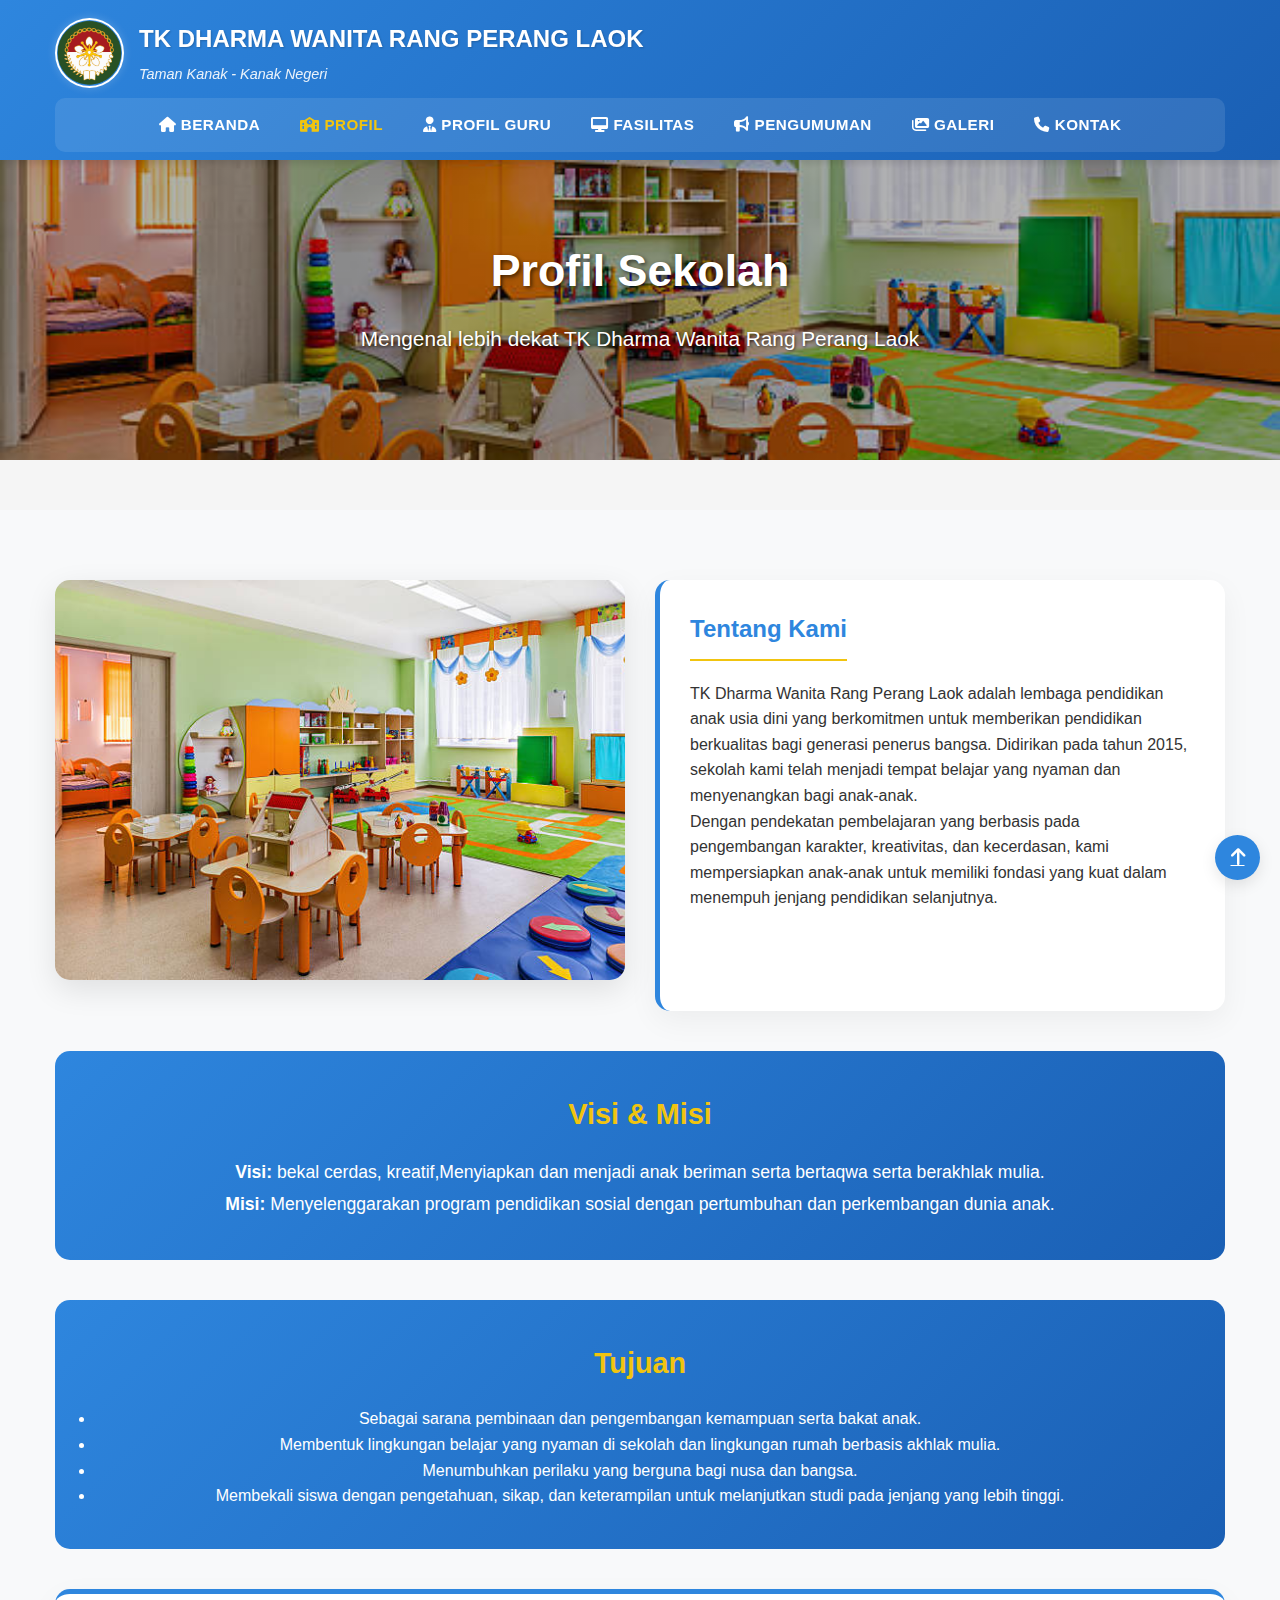
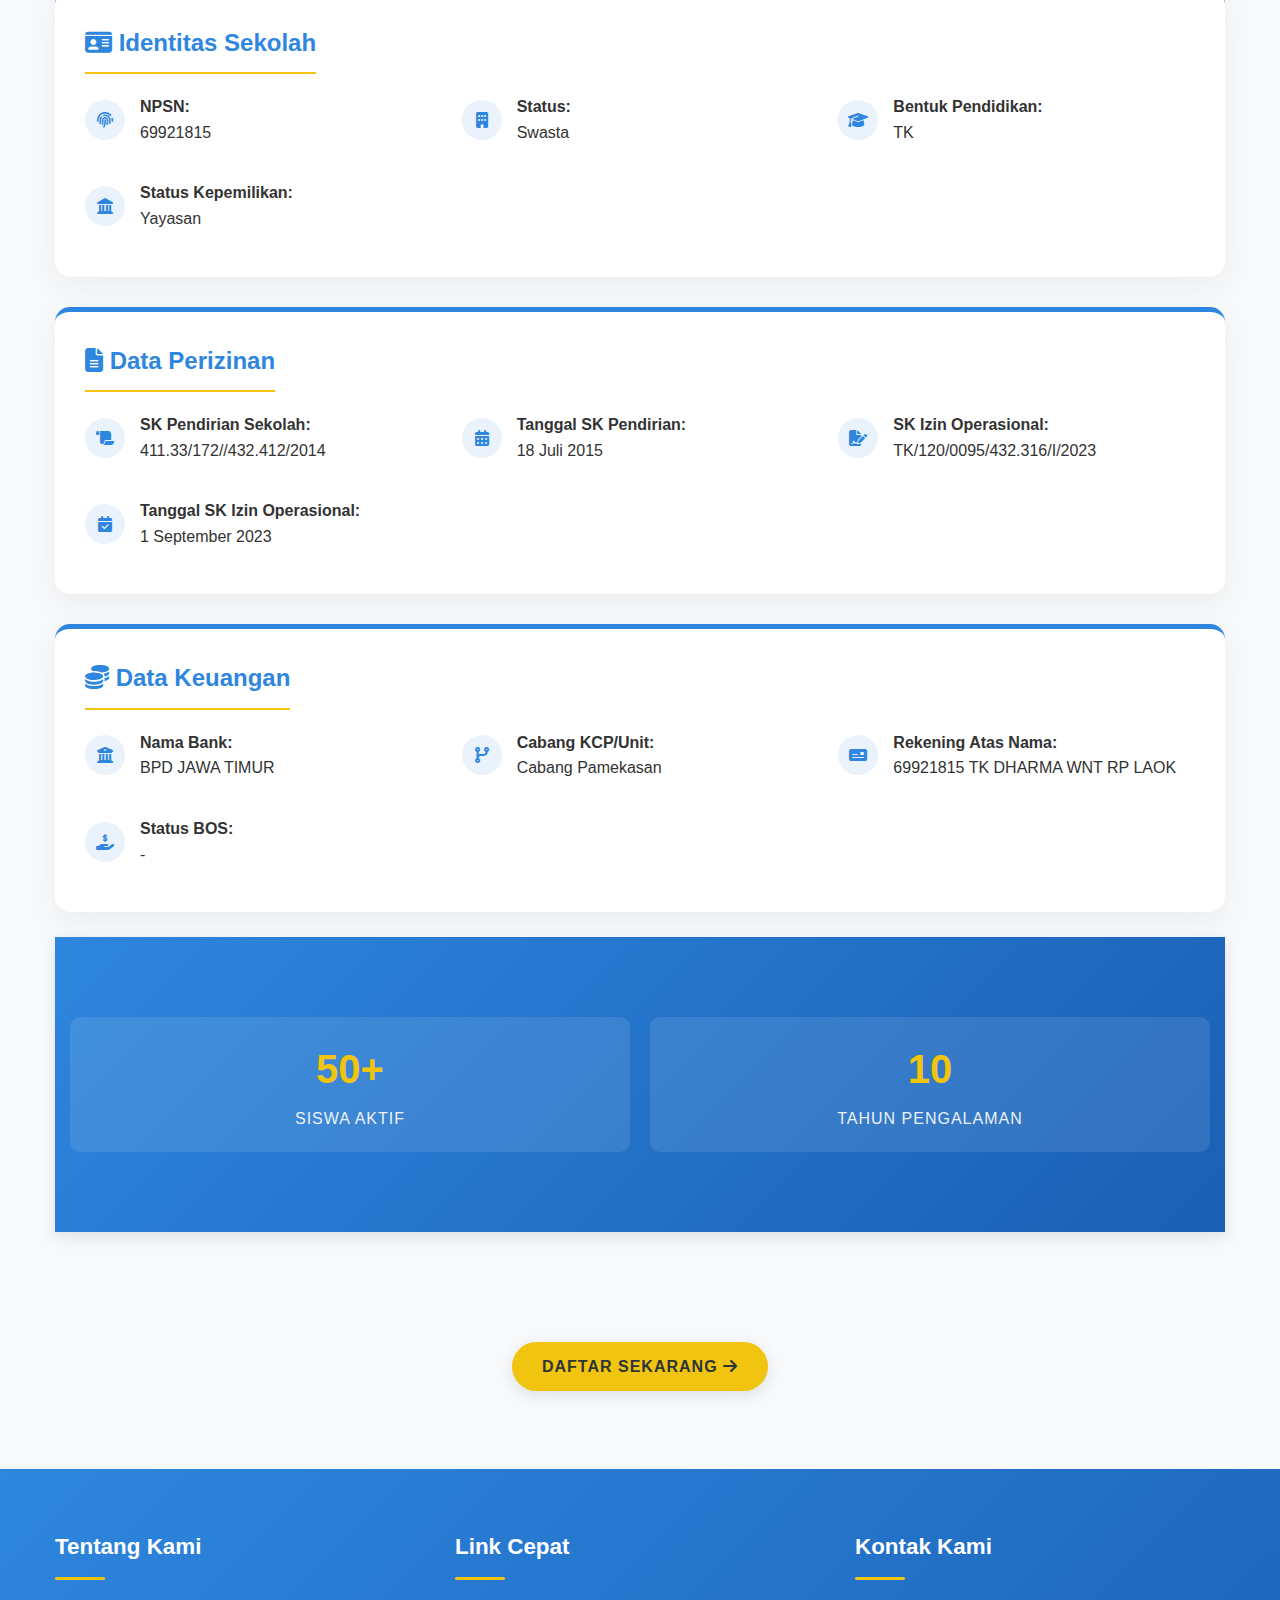
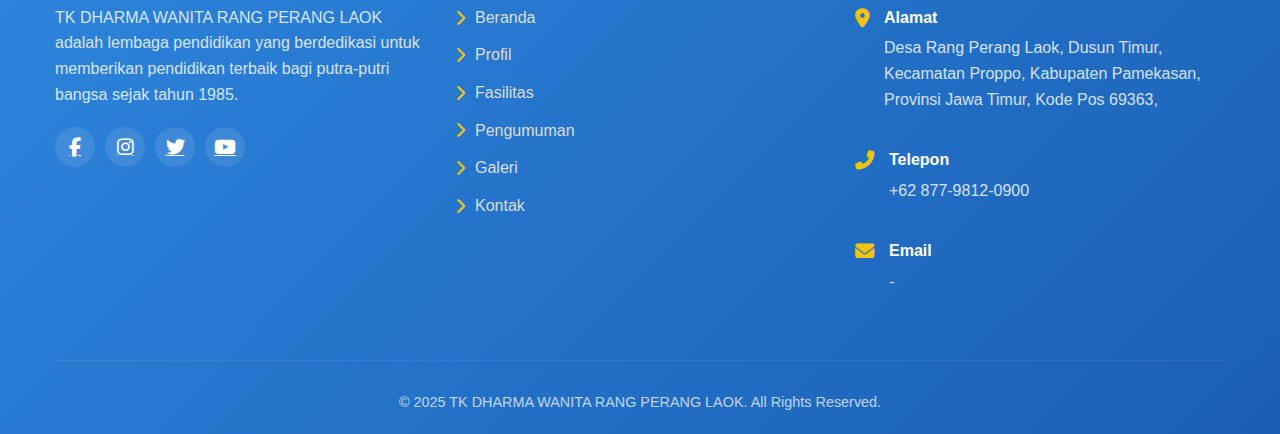
<file: profil.html>
<!DOCTYPE html>
<html lang="id">
  <head>
    <meta charset="UTF-8" />
    <meta name="viewport" content="width=device-width, initial-scale=1.0" />
    <title>Profil Sekolah - TK DHARMA WANITA</title>
    <link rel="stylesheet" href="index.css" />
    <link
      rel="stylesheet"
      href="https://cdnjs.cloudflare.com/ajax/libs/font-awesome/6.4.0/css/all.min.css"
    />
    <style>
      .profile-section {
        padding: 70px 0;
        background-color: #f8f9fa;
      }

      .profile-header {
        text-align: center;
        margin-bottom: 50px;
        position: relative;
      }

      .profile-header:after {
        content: "";
        position: absolute;
        width: 100px;
        height: 4px;
        background-color: var(--secondary);
        bottom: -15px;
        left: 50%;
        transform: translateX(-50%);
        border-radius: 2px;
      }

      .profile-container {
        display: grid;
        grid-template-columns: 1fr 1fr;
        gap: 30px;
        margin-bottom: 40px;
      }

      .profile-image {
        border-radius: 15px;
        overflow: hidden;
        box-shadow: 0 10px 30px rgba(0, 0, 0, 0.1);
        height: 400px;
      }

      .profile-image img {
        width: 100%;
        height: 100%;
        object-fit: cover;
      }

      .profile-details {
        background-color: white;
        border-radius: 15px;
        padding: 30px;
        box-shadow: 0 10px 30px rgba(0, 0, 0, 0.05);
        border-left: 5px solid var(--primary);
      }

      .section-card {
        background-color: white;
        border-radius: 15px;
        padding: 30px;
        box-shadow: 0 10px 30px rgba(0, 0, 0, 0.05);
        margin-bottom: 30px;
        transition: all 0.3s;
        border-top: 5px solid var(--primary);
      }

      .section-card:hover {
        transform: translateY(-5px);
        box-shadow: 0 15px 35px rgba(0, 0, 0, 0.1);
      }

      .section-title {
        color: var(--primary);
        font-size: 1.5rem;
        margin-bottom: 20px;
        padding-bottom: 10px;
        border-bottom: 2px solid var(--secondary);
        display: inline-block;
      }

      .info-grid {
        display: grid;
        grid-template-columns: repeat(auto-fill, minmax(300px, 1fr));
        gap: 20px;
      }

      .info-item {
        display: flex;
        margin-bottom: 15px;
        align-items: center;
      }

      .info-icon {
        width: 40px;
        height: 40px;
        background-color: rgba(46, 134, 222, 0.1);
        border-radius: 50%;
        display: flex;
        align-items: center;
        justify-content: center;
        margin-right: 15px;
        color: var(--primary);
      }

      .school-mission {
        background: linear-gradient(135deg, var(--primary) 0%, #1a5fb4 100%);
        color: white;
        padding: 40px;
        border-radius: 15px;
        text-align: center;
        margin-bottom: 40px;
      }

      .mission-title {
        font-size: 1.8rem;
        margin-bottom: 20px;
        color: var(--secondary);
      }

      .mission-content {
        font-size: 1.1rem;
        line-height: 1.8;
      }

      .stats-container {
        margin: 50px 0;
      }

      @media (max-width: 992px) {
        .profile-container {
          grid-template-columns: 1fr;
        }

        .profile-image {
          height: 300px;
        }
      }

      @media (max-width: 576px) {
        .info-grid {
          grid-template-columns: 1fr;
        }
      }

      
    </style>
  </head>
  <body>
    <header>
      <div class="container">
        <div class="header-top">
          <div class="logo">
            <img src="/img/logo.png" alt="Logo TK Dharma Wanita" />
            <div class="logo-text">
              <h1>TK DHARMA WANITA RANG PERANG LAOK</h1>
              <p>Taman Kanak - Kanak Negeri</p>
            </div>
          </div>
          <div class="mobile-toggle" id="mobileToggle">
            <i class="fas fa-bars"></i>
          </div>
        </div>
        <div class="nav-container" id="navContainer">
          <nav>
            <ul>
              <li>
                <a href="index"><i class="fas fa-home"></i> Beranda</a>
              </li>
              <li class="active">
                <a href="profil"><i class="fas fa-school"></i> Profil</a>
              </li>
              <li>
                <a href="profil-guru"><i class="fas fa-user-tie"></i> Profil Guru</a>
              </li>
              <li>
                <a href="fasilitas"><i class="fas fa-desktop"></i> Fasilitas</a>
              </li>
              <li>
                <a href="pengumuman"><i class="fas fa-bullhorn"></i> Pengumuman</a>
              </li>
              <li>
                <a href="galeri"><i class="fas fa-images"></i> Galeri</a>
              </li>
              <li>
                <a href="kontak"><i class="fas fa-phone"></i> Kontak</a>
              </li>
            </ul>
          </nav>
        </div>
      </div>
    </header>

    <div class="hero" style="height: 300px">
      <img src="img/HERO.jpg" alt="Foto Sekolah" />
      <div class="hero-content">
        <h2>Profil Sekolah</h2>
        <p>Mengenal lebih dekat TK Dharma Wanita Rang Perang Laok</p>
      </div>
    </div>

    <section class="profile-section">
      <div class="container">
        <div class="profile-container">
          <div class="profile-image">
            <img src="/img/HERO.jpg" alt="Gedung TK Dharma Wanita" />
          </div>
          <div class="profile-details">
            <h2 class="section-title">Tentang Kami</h2>
            <p>
              TK Dharma Wanita Rang Perang Laok adalah lembaga pendidikan anak
              usia dini yang berkomitmen untuk memberikan pendidikan berkualitas
              bagi generasi penerus bangsa. Didirikan pada tahun 2015, sekolah
              kami telah menjadi tempat belajar yang nyaman dan menyenangkan
              bagi anak-anak.
            </p>
            <p>
              Dengan pendekatan pembelajaran yang berbasis pada pengembangan
              karakter, kreativitas, dan kecerdasan, kami mempersiapkan
              anak-anak untuk memiliki fondasi yang kuat dalam menempuh jenjang
              pendidikan selanjutnya.
            </p>
            <div class="social-links" style="margin-top: 30px">
              <a href="#"><i class="fab fa-facebook-f"></i></a>
              <a href="#"><i class="fab fa-instagram"></i></a>
              <a href="#"><i class="fab fa-youtube"></i></a>
              <a href="#"><i class="fab fa-whatsapp"></i></a>
            </div>
          </div>
        </div>

        <div class="school-mission">
          <h3 class="mission-title">Visi & Misi</h3>
          <div class="mission-content">
            <p><strong>Visi:</strong>  bekal cerdas, kreatif,Menyiapkan dan menjadi anak beriman serta bertaqwa serta berakhlak mulia.</p>
            <p><strong>Misi:</strong> Menyelenggarakan program pendidikan sosial dengan pertumbuhan dan perkembangan dunia anak.</p>
          </div>
          <div class="mission-card">
           
          </div> 
        </div>
        <div class="school-mission">
        
          <div class="mission-card">
            <h3 class="mission-title">Tujuan</h3>

            <ul class="card-content">
              <li>Sebagai sarana pembinaan dan pengembangan kemampuan serta bakat anak.</li>
              <li>Membentuk lingkungan belajar yang nyaman di sekolah dan lingkungan rumah berbasis akhlak mulia.</li>
              <li>Menumbuhkan perilaku yang berguna bagi nusa dan bangsa.</li>
              <li>Membekali siswa dengan pengetahuan, sikap, dan keterampilan untuk melanjutkan studi pada jenjang yang lebih tinggi.</li>
            </ul>
          </div>
        </div>
        

        <div class="section-card">
          <h3 class="section-title">
            <i class="fas fa-id-card"></i> Identitas Sekolah
          </h3>
          <div class="info-grid">
            <div class="info-item">
              <div class="info-icon">
                <i class="fas fa-fingerprint"></i>
              </div>
              <div>
                <strong>NPSN:</strong>
                <p>69921815</p>
              </div>
            </div>
            <div class="info-item">
              <div class="info-icon">
                <i class="fas fa-building"></i>
              </div>
              <div>
                <strong>Status:</strong>
                <p>Swasta</p>
              </div>
            </div>
            <div class="info-item">
              <div class="info-icon">
                <i class="fas fa-graduation-cap"></i>
              </div>
              <div>
                <strong>Bentuk Pendidikan:</strong>
                <p>TK</p>
              </div>
            </div>
            <div class="info-item">
              <div class="info-icon">
                <i class="fas fa-landmark"></i>
              </div>
              <div>
                <strong>Status Kepemilikan:</strong>
                <p>Yayasan</p>
              </div>
            </div>
          </div>
        </div>

        <div class="section-card">
          <h3 class="section-title">
            <i class="fas fa-file-alt"></i> Data Perizinan
          </h3>
          <div class="info-grid">
            <div class="info-item">
              <div class="info-icon">
                <i class="fas fa-scroll"></i>
              </div>
              <div>
                <strong>SK Pendirian Sekolah:</strong>
                <p>411.33/172//432.412/2014</p>
              </div>
            </div>
            <div class="info-item">
              <div class="info-icon">
                <i class="fas fa-calendar-alt"></i>
              </div>
              <div>
                <strong>Tanggal SK Pendirian:</strong>
                <p>18 Juli 2015</p>
              </div>
            </div>
            <div class="info-item">
              <div class="info-icon">
                <i class="fas fa-file-signature"></i>
              </div>
              <div>
                <strong>SK Izin Operasional:</strong>
                <p>TK/120/0095/432.316/I/2023</p>
              </div>
            </div>
            <div class="info-item">
              <div class="info-icon">
                <i class="fas fa-calendar-check"></i>
              </div>
              <div>
                <strong>Tanggal SK Izin Operasional:</strong>
                <p>1 September 2023</p>
              </div>
            </div>
          </div>
        </div>

        <div class="section-card">
          <h3 class="section-title">
            <i class="fas fa-coins"></i> Data Keuangan
          </h3>
          <div class="info-grid">
            <div class="info-item">
              <div class="info-icon">
                <i class="fas fa-university"></i>
              </div>
              <div>
                <strong>Nama Bank:</strong>
                <p>BPD JAWA TIMUR</p>
              </div>
            </div>
            <div class="info-item">
              <div class="info-icon">
                <i class="fas fa-code-branch"></i>
              </div>
              <div>
                <strong>Cabang KCP/Unit:</strong>
                <p>Cabang Pamekasan</p>
              </div>
            </div>
            <div class="info-item">
              <div class="info-icon">
                <i class="fas fa-money-check"></i>
              </div>
              <div>
                <strong>Rekening Atas Nama:</strong>
                <p>69921815 TK DHARMA WNT RP LAOK</p>
              </div>
            </div>
            <div class="info-item">
              <div class="info-icon">
                <i class="fas fa-hand-holding-usd"></i>
              </div>
              <div>
                <strong>Status BOS:</strong>
                <p>-</p>
              </div>
            </div>
          </div>
        </div>

        <div class="stats-container">
          <div class="stats-banner">
            <div class="container">
              <div class="stats-container">
                <div class="stat-item">
                  <div class="stat-number">50+</div>
                  <div class="stat-title">Siswa Aktif</div>
                </div>
                
             
                <div class="stat-item">
                  <div class="stat-number">10</div>
                  <div class="stat-title">Tahun Pengalaman</div>
                </div>
              </div>
            </div>
          </div>
        </div>

        <div style="text-align: center; margin-top: 30px">
          <a href="#" class="btn"
            >Daftar Sekarang <i class="fas fa-arrow-right"></i
          ></a>
        </div>
      </div>
    </section>

    <footer>
      <div class="container">
        <div class="footer-content">
          <div class="footer-col">
            <h3>Tentang Kami</h3>
            <p>
              TK DHARMA WANITA RANG PERANG LAOK adalah lembaga pendidikan yang
              berdedikasi untuk memberikan pendidikan terbaik bagi putra-putri
              bangsa sejak tahun 1985.
            </p>
            <div class="social-links">
              <a href="#"><i class="fab fa-facebook-f"></i></a>
              <a href="#"><i class="fab fa-instagram"></i></a>
              <a href="#"><i class="fab fa-twitter"></i></a>
              <a href="#"><i class="fab fa-youtube"></i></a>
            </div>
          </div>
          <div class="footer-col">
            <h3>Link Cepat</h3>
            <ul>
              <li>
                <a href="index.html"><i class="fas fa-chevron-right"></i> Beranda</a>
              </li>
              <li>
                <a href="profil.html"><i class="fas fa-chevron-right"></i> Profil</a>
              </li>
              <li>
                <a href="fasilitas.html"><i class="fas fa-chevron-right"></i> Fasilitas</a>
              </li>
              
              <li>
                <a href="pengumuman.html"><i class="fas fa-chevron-right"></i> Pengumuman</a>
              </li>
              <li>
                <a href="galeri.html"><i class="fas fa-chevron-right"></i> Galeri</a>
              </li>
              <li>
                <a href="kontak.html"><i class="fas fa-chevron-right"></i> Kontak</a>
              </li>
            </ul>
          </div>
          <div class="footer-col">
            <h3>Kontak Kami</h3>
            <div class="contact-info">
              <i class="fas fa-map-marker-alt"></i>
              <div>
                <h4>Alamat</h4>
                <p>
                  Desa Rang Perang Laok, Dusun Timur, Kecamatan Proppo, Kabupaten Pamekasan, Provinsi Jawa Timur, Kode Pos 69363,
                </p>
              </div>
            </div>
            <div class="contact-info">
              <i class="fas fa-phone-alt"></i>
              <div>
                <h4>Telepon</h4>
                <p>+62 877-9812-0900</p>
              </div>
            </div>
            <div class="contact-info">
              <i class="fas fa-envelope"></i>
              <div>
                <h4>Email</h4>
                <p>-</p>
              </div>
            </div>
          </div>
        </div>
        <div class="copyright">
          <p>
            &copy; 2025 TK DHARMA WANITA RANG PERANG LAOK. All Rights Reserved.
          </p>
        </div>
      </div>
    </footer>

    <a href="#" class="back-to-top active"><i class="fas fa-arrow-up"></i></a>

    <script>
      // Mobile Navigation Toggle
      const mobileToggle = document.getElementById("mobileToggle");
      const navContainer = document.getElementById("navContainer");

      mobileToggle.addEventListener("click", () => {
        navContainer.classList.toggle("active");
      });

      // Back to Top Button
      const backToTop = document.querySelector(".back-to-top");

      window.addEventListener("scroll", () => {
        if (window.pageYOffset > 300) {
          backToTop.classList.add("active");
        } else {
          backToTop.classList.remove("active");
        }
      });
    </script>
  </body>
</html>
</file>
<file: index.css>
* {
  margin: 0;
  padding: 0;
  box-sizing: border-box;
  font-family: "Nunito", "Segoe UI", Tahoma, Geneva, Verdana, sans-serif;
}

:root {
  --primary: #2e86de;
  --secondary: #f1c40f;
  --accent: #e67e22;
  --light: #f8f9fa;
  --dark: #2d3436;
  --success: #2ecc71;
  --danger: #e74c3c;
  --info: #3498db;
  --warning: #f39c12;
}

html {
  scroll-behavior: smooth;
}

body {
  background-color: #f5f5f5;
  color: #333;
  line-height: 1.6;
}

header {
  background: linear-gradient(135deg, var(--primary) 0%, #1a5fb4 100%);
  color: white;
  padding: 0.5rem 0;
  box-shadow: 0 4px 6px rgba(0, 0, 0, 0.1);
  position: sticky;
  top: 0;
  z-index: 100;
}

.container {
  width: 100%;
  max-width: 1200px;
  margin: 0 auto;
  padding: 0 15px;
}

.header-top {
  display: flex;
  align-items: center;
  justify-content: space-between;
  padding: 10px 0;
}

.logo {
  display: flex;
  align-items: center;
}

.logo img {
  display: flex;
  height: 70px;
  margin-right: 15px;
  border-radius: 50%;
  box-shadow: 0 0 10px rgba(255, 255, 255, 0.2);
  border: 2px solid white;
}

.logo-text h1 {
  font-size: 1.5rem;
  font-weight: 700;
  margin-bottom: 5px;
  text-shadow: 1px 1px 2px rgba(0, 0, 0, 0.2);
}

.logo-text p {
  font-size: 0.9rem;
  opacity: 0.9;
  font-style: italic;
}

.mobile-toggle {
  display: none;
  font-size: 1.5rem;
  cursor: pointer;
  color: white;
}

.nav-container {
  background-color: rgba(255, 255, 255, 0.1);
  border-radius: 10px;
  padding: 0 15px;
}

nav ul {
  display: flex;
  list-style: none;
  justify-content: center;
}

nav ul li {
  position: relative;
}

nav ul li a {
  color: white;
  text-decoration: none;
  font-weight: 600;
  font-size: 0.95rem;
  padding: 15px 20px;
  display: block;
  transition: all 0.3s;
  text-transform: uppercase;
  letter-spacing: 0.5px;
}

nav ul li a:hover {
  background-color: rgba(255, 255, 255, 0.2);
  color: var(--secondary);
}

nav ul li.active a {
  color: var(--secondary);
  font-weight: 700;
}

.hero {
  position: relative;
  height: 500px;
  background-image: linear-gradient(
    rgba(0, 0, 0, 0.3),
    rgba(0, 0, 0, 0.3)
  );
  overflow: hidden;
  margin-bottom: 50px;
}

.hero img {
  width: 100%;
  height: 100%;
  object-fit: cover;
  position: absolute;
  z-index: -1;
  animation: zoomEffect 20s infinite alternate;
}

@keyframes zoomEffect {
  0% {
    transform: scale(1);
  }
  100% {
    transform: scale(1.1);
  }
}

.hero-content {
  position: absolute;
  top: 50%;
  left: 50%;
  transform: translate(-50%, -50%);
  text-align: center;
  color: white;
  width: 80%;
  z-index: 1;
}

.hero-content h2 {
  font-size: 2.8rem;
  margin-bottom: 15px;
  text-shadow: 2px 2px 4px rgba(0, 0, 0, 0.6);
  animation: fadeInDown 1s ease-out;
}

.hero-content p {
  font-size: 1.3rem;
  margin-bottom: 30px;
  text-shadow: 1px 1px 3px rgba(0, 0, 0, 0.6);
  animation: fadeInUp 1s ease-out;
}

@keyframes fadeInDown {
  from {
    opacity: 0;
    transform: translateY(-30px);
  }
  to {
    opacity: 1;
    transform: translateY(0);
  }
}

@keyframes fadeInUp {
  from {
    opacity: 0;
    transform: translateY(30px);
  }
  to {
    opacity: 1;
    transform: translateY(0);
  }
}

.btn {
  display: inline-block;
  background-color: var(--secondary);
  color: var(--dark);
  padding: 12px 30px;
  border-radius: 50px;
  text-decoration: none;
  font-weight: 700;
  transition: all 0.3s;
  text-transform: uppercase;
  letter-spacing: 1px;
  box-shadow: 0 4px 15px rgba(0, 0, 0, 0.1);
  position: relative;
  overflow: hidden;
  z-index: 1;
}

.btn:before {
  content: "";
  position: absolute;
  top: 0;
  left: 0;
  width: 0;
  height: 100%;
  background-color: var(--accent);
  transition: all 0.5s;
  z-index: -1;
  border-radius: 50px;
}

.btn:hover:before {
  width: 100%;
}

.btn:hover {
  color: white;
  transform: translateY(-3px);
  box-shadow: 0 10px 20px rgba(0, 0, 0, 0.15);
}

.stats-banner {
  background: linear-gradient(135deg, var(--primary) 0%, #1a5fb4 100%);
  color: white;
  padding: 30px 0;
  margin-top: -25px;
  margin-bottom: 60px;
  box-shadow: 0 5px 15px rgba(0, 0, 0, 0.1);
  position: relative;
  z-index: 2;
}

.stats-container {
  display: grid;
  grid-template-columns: repeat(auto-fit, minmax(200px, 1fr));
  gap: 20px;
  text-align: center;
}

.stat-item {
  padding: 20px;
  border-radius: 10px;
  background-color: rgba(255, 255, 255, 0.1);
  transition: all 0.3s;
}

.stat-item:hover {
  background-color: rgba(255, 255, 255, 0.2);
  transform: translateY(-5px);
}

.stat-number {
  font-size: 2.5rem;
  font-weight: 700;
  margin-bottom: 5px;
  color: var(--secondary);
}

.stat-title {
  font-size: 1rem;
  text-transform: uppercase;
  letter-spacing: 1px;
  opacity: 0.9;
}

.section {
  padding: 60px 0;
}

.section-light {
  background-color: white;
}

.section-dark {
  background-color: #f5f5f5;
}

.section-title {
  text-align: center;
  margin-bottom: 50px;
}

.section-title h2 {
  font-size: 2.2rem;
  color: var(--primary);
  position: relative;
  display: inline-block;
  padding-bottom: 15px;
  margin-bottom: 15px;
}

.section-title h2:after {
  content: "";
  position: absolute;
  width: 80px;
  height: 4px;
  background-color: var(--secondary);
  bottom: 0;
  left: 50%;
  transform: translateX(-50%);
  border-radius: 2px;
}

.section-title p {
  color: #666;
  font-size: 1.1rem;
  max-width: 700px;
  margin: 0 auto;
}

.features-grid {
  display: grid;
  grid-template-columns: repeat(auto-fit, minmax(300px, 1fr));
  gap: 30px;
}

.feature-card {
  background-color: var(--light);
  border-radius: 15px;
  overflow: hidden;
  box-shadow: 0 10px 25px rgba(0, 0, 0, 0.05);
  transition: all 0.4s;
  border: 1px solid #eee;
  height: 100%;
}

.feature-card:hover {
  transform: translateY(-10px);
  box-shadow: 0 15px 35px rgba(0, 0, 0, 0.1);
  border-color: var(--primary);
}

.feature-img {
  height: 200px;
  overflow: hidden;
  position: relative;
}

.feature-img img {
  width: 100%;
  height: 100%;
  object-fit: cover;
  transition: transform 0.8s;
}

.feature-card:hover .feature-img img {
  transform: scale(1.1);
}

.feature-content {
  padding: 25px;
}

.feature-icon {
  width: 70px;
  height: 70px;
  background-color: var(--primary);
  border-radius: 50%;
  display: flex;
  align-items: center;
  justify-content: center;
  margin: -60px auto 20px;
  position: relative;
  z-index: 1;
  box-shadow: 0 5px 15px rgba(0, 0, 0, 0.1);
  border: 5px solid white;
}

.feature-icon i {
  font-size: 1.8rem;
  color: white;
}

.feature-content h3 {
  font-size: 1.5rem;
  margin-bottom: 15px;
  color: var(--primary);
  text-align: center;
}

.feature-content p {
  color: #666;
  margin-bottom: 20px;
  line-height: 1.6;
}

.read-more {
  color: var(--primary);
  text-decoration: none;
  font-weight: 600;
  display: inline-flex;
  align-items: center;
  transition: all 0.3s;
}

.read-more:hover {
  color: var(--accent);
}

.read-more span {
  margin-left: 5px;
  transition: transform 0.3s;
}

.read-more:hover span {
  transform: translateX(5px);
}

.news-grid {
  display: grid;
  grid-template-columns: repeat(auto-fit, minmax(300px, 1fr));
  gap: 30px;
}

.news-card {
  background-color: white;
  border-radius: 15px;
  overflow: hidden;
  box-shadow: 0 10px 25px rgba(0, 0, 0, 0.05);
  transition: all 0.4s;
  border: 1px solid #eee;
  height: 100%;
}

.news-card:hover {
  transform: translateY(-8px);
  box-shadow: 0 15px 35px rgba(0, 0, 0, 0.1);
  border-color: var(--primary);
}

.news-img {
  height: 200px;
  overflow: hidden;
  position: relative;
}

.news-img img {
  width: 100%;
  height: 100%;
  object-fit: cover;
  transition: transform 0.8s;
}

.news-card:hover .news-img img {
  transform: scale(1.1);
}

.news-category {
  position: absolute;
  top: 15px;
  right: 15px;
  background-color: var(--primary);
  color: white;
  padding: 5px 15px;
  border-radius: 50px;
  font-size: 0.8rem;
  font-weight: 600;
  z-index: 1;
}

.news-content {
  padding: 25px;
}

.news-date {
  font-size: 0.85rem;
  color: #888;
  margin-bottom: 10px;
  display: flex;
  align-items: center;
}

.news-date i {
  margin-right: 5px;
  color: var(--primary);
}

.news-content h3 {
  font-size: 1.3rem;
  margin-bottom: 15px;
  color: var(--dark);
  transition: all 0.3s;
}

.news-card:hover .news-content h3 {
  color: var(--primary);
}

.news-content p {
  color: #666;
  margin-bottom: 20px;
  line-height: 1.6;
}

.cta-section {
  padding: 80px 0;
  background: linear-gradient(rgba(0, 0, 0, 0.7), rgba(0, 0, 0, 0.7)),
    url(/img/HERO.jpg) center/cover no-repeat;
  color: white;
  text-align: center;
  position: relative;
}

.cta-content {
  max-width: 800px;
  margin: 0 auto;
}

.cta-content h2 {
  font-size: 2.5rem;
  margin-bottom: 20px;
  color: white;
}

.cta-content p {
  font-size: 1.2rem;
  margin-bottom: 30px;
  opacity: 0.9;
}

.btn-white {
  background-color: white;
  color: var(--primary);
}

.btn-white:before {
  background-color: var(--secondary);
}

.btn-white:hover {
  color: var(--dark);
}

.testimonials {
  background-color: white;
  padding: 80px 0;
}

.testimonial-slider {
  gap: 10px;
  display: flex;
  max-width: 800px;
  margin: 0 auto;
  padding: 20px;
}

.testimonial-item {
  text-align: center;
  padding: 30px;
  background-color: var(--light);
  border-radius: 15px;
  box-shadow: 0 10px 25px rgba(0, 0, 0, 0.05);
  border: 1px solid #eee;
}

.testimonial-text {
  font-size: 1.1rem;
  color: #555;
  margin-bottom: 20px;
  line-height: 1.8;
  position: relative;
}

.testimonial-text:before,
.testimonial-text:after {
  content: '"';
  font-size: 4rem;
  color: var(--primary);
  opacity: 0.2;
  position: absolute;
}

.testimonial-text:before {
  top: -20px;
  left: -10px;
}

.testimonial-text:after {
  bottom: -40px;
  right: -10px;
}

.testimonial-author {
  display: flex;
  align-items: center;
  justify-content: center;
  margin-top: 20px;
}

.author-img {
  width: 60px;
  height: 60px;
  border-radius: 50%;
  overflow: hidden;
  margin-right: 15px;
  border: 3px solid var(--primary);
}

.author-img img {
  width: 100%;
  height: 100%;
  object-fit: cover;
}

.author-info h5 {
  font-size: 1.1rem;
  color: var(--dark);
  margin-bottom: 5px;
}

.author-info p {
  font-size: 0.9rem;
  color: #888;
}

footer {
  background: linear-gradient(135deg, var(--primary) 0%, #1a5fb4 100%);
  color: white;
  padding: 60px 0 20px;
}

.footer-content {
  display: grid;
  grid-template-columns: repeat(auto-fit, minmax(250px, 1fr));
  gap: 30px;
  margin-bottom: 30px;
}

.footer-col h3 {
  font-size: 1.4rem;
  margin-bottom: 25px;
  position: relative;
  padding-bottom: 15px;
}

.footer-col h3:after {
  content: "";
  position: absolute;
  width: 50px;
  height: 3px;
  background-color: var(--secondary);
  bottom: 0;
  left: 0;
  border-radius: 2px;
}

.footer-col p {
  margin-bottom: 15px;
  opacity: 0.8;
  line-height: 1.6;
}

.footer-col ul {
  list-style: none;
}

.footer-col ul li {
  margin-bottom: 12px;
}

.footer-col ul li a {
  color: #ddd;
  text-decoration: none;
  transition: all 0.3s;
  display: flex;
  align-items: center;
}

.footer-col ul li a i {
  margin-right: 10px;
  color: var(--secondary);
}

.footer-col ul li a:hover {
  color: var(--secondary);
  padding-left: 5px;
}

.contact-info {
  display: flex;
  align-items: flex-start;
  margin-bottom: 20px;
}

.contact-info i {
  margin-right: 15px;
  color: var(--secondary);
  font-size: 1.2rem;
  margin-top: 4px;
}

.contact-info div {
  flex: 1;
}

.contact-info h4 {
  font-size: 1rem;
  margin-bottom: 5px;
}

.social-links {
  display: flex;
  margin-top: 20px;
}

.social-links a {
  width: 40px;
  height: 40px;
  border-radius: 50%;
  background-color: rgba(255, 255, 255, 0.1);
  display: flex;
  align-items: center;
  justify-content: center;
  margin-right: 10px;
  color: white;
  font-size: 1.2rem;
  transition: all 0.3s;
}

.social-links a:hover {
  background-color: var(--secondary);
  transform: translateY(-5px);
}

.copyright {
  text-align: center;
  padding-top: 30px;
  border-top: 1px solid rgba(255, 255, 255, 0.1);
  font-size: 0.9rem;
  opacity: 0.7;
}

.back-to-top {
  position: fixed;
  bottom: 20px;
  right: 20px;
  width: 45px;
  height: 45px;
  background-color: var(--primary);
  color: white;
  border-radius: 50%;
  display: flex;
  align-items: center;
  justify-content: center;
  font-size: 1.2rem;
  box-shadow: 0 5px 15px rgba(0, 0, 0, 0.1);
  cursor: pointer;
  transition: all 0.3s;
  z-index: 99;
  opacity: 0;
  visibility: hidden;
}

.back-to-top.active {
  opacity: 1;
  visibility: visible;
}

.back-to-top:hover {
  background-color: var(--secondary);
  transform: translateY(-5px);
}

/* Mobile Responsive Styles */
@media (max-width: 992px) {
  .hero-content h2 {
    font-size: 2.2rem;
  }

  .hero-content p {
    font-size: 1.1rem;
  }

  .stat-number {
    font-size: 2rem;
  }
}

@media (max-width: 768px) {
  .mobile-toggle {
    display: block;
  }

  .header-top {
    padding: 15px 0;
  }

  .nav-container {
    position: absolute;
    top: 100%;
    left: 0;
    right: 0;
    background-color: var(--primary);
    max-height: 0;
    overflow: hidden;
    transition: max-height 0.5s ease;
    border-radius: 0;
    padding: 0;
  }

  .nav-container.active {
    max-height: 500px;
  }

  nav ul {
    flex-direction: column;
    padding: 10px 0;
  }

  nav ul li {
    margin: 0;
  }

  nav ul li a {
    padding: 12px 20px;
    border-bottom: 1px solid rgba(255, 255, 255, 0.1);
  }

  .logo-text h1 {
    font-size: 1.2rem;
  }

  .logo-text p {
    font-size: 0.8rem;
  }

  .hero {
    height: 400px;
  }

  .hero-content h2 {
    font-size: 1.8rem;
  }

  .hero-content p {
    font-size: 1rem;
  }

  .btn {
    padding: 10px 25px;
    font-size: 0.9rem;
  }

  .section-title h2 {
    font-size: 1.8rem;
  }

  .section-title p {
    font-size: 1rem;
  }

  .feature-card,
  .news-card {
    max-width: 350px;
    margin: 0 auto;
  }

  .cta-content h2 {
    font-size: 2rem;
  }

  .cta-content p {
    font-size: 1rem;
  }
}

@media (max-width: 576px) {
  .logo img {
    height: 50px;
  }

  .hero-content h2 {
    font-size: 1.5rem;
  }

  .hero-content {
    width: 90%;
  }

  .stats-container {
    grid-template-columns: 1fr;
    max-width: 300px;
    margin: 0 auto;
  }

  .section {
    padding: 40px 0;
  }

  .feature-img,
  .news-img {
    height: 180px;
  }

  .footer-content {
    grid-template-columns: 1fr;
  }
}

/* Modal Styles */
.modal {
  display: none;
  position: fixed;
  z-index: 1000;
  left: 0;
  top: 0;
  width: 100%;
  height: 100%;
  overflow: auto;
  background-color: rgba(0, 0, 0, 0.5);
}

.modal-content {
  background-color: #fff;
  margin: 10% auto;
  padding: 20px;
  border-radius: 8px;
  box-shadow: 0 4px 8px rgba(0, 0, 0, 0.2);
  width: 80%;
  max-width: 800px;
  position: relative;
  animation: modalopen 0.4s;
}

@keyframes modalopen {
  from {opacity: 0; transform: translateY(-60px);}
  to {opacity: 1; transform: translateY(0);}
}

.close-modal {
  color: #aaa;
  float: right;
  font-size: 28px;
  font-weight: bold;
  cursor: pointer;
  transition: color 0.3s;
}

.close-modal:hover {
  color: var(--primary);
}

/* Modal content styling */
.modal-header {
  margin-bottom: 20px;
  padding-bottom: 10px;
  border-bottom: 1px solid #eee;
}

.modal-header h3 {
  color: var(--primary);
  margin: 0;
  padding: 0;
}

.modal-body {
  margin-bottom: 20px;
}

.modal-body img.profile-img {
  width: 150px;
  height: 150px;
  border-radius: 50%;
  object-fit: cover;
  border: 5px solid var(--primary);
  margin: 0 auto 20px;
  display: block;
}

.modal-body .profile-info {
  margin-bottom: 20px;
}

.modal-body .profile-info h4 {
  color: var(--primary);
  margin-bottom: 5px;
}

.modal-body .profile-info p {
  margin-bottom: 15px;
}

.teacher-grid {
  display: grid;
  grid-template-columns: repeat(auto-fit, minmax(250px, 1fr));
  gap: 20px;
}

.teacher-card {
  text-align: center;
  padding: 20px;
  border-radius: 8px;
  box-shadow: 0 4px 8px rgba(0, 0, 0, 0.1);
  transition: transform 0.3s, box-shadow 0.3s;
}

.teacher-card:hover {
  transform: translateY(-5px);
  box-shadow: 0 8px 16px rgba(0, 0, 0, 0.2);
}

.teacher-card img {
  width: 120px;
  height: 120px;
  border-radius: 50%;
  object-fit: cover;
  border: 3px solid var(--primary);
  margin: 0 auto 15px;
}

.teacher-card h4 {
  color: var(--primary);
  margin-bottom: 5px;
}

.teacher-card p {
  color: #666;
  font-style: italic;
  margin-bottom: 10px;
}
</file>
